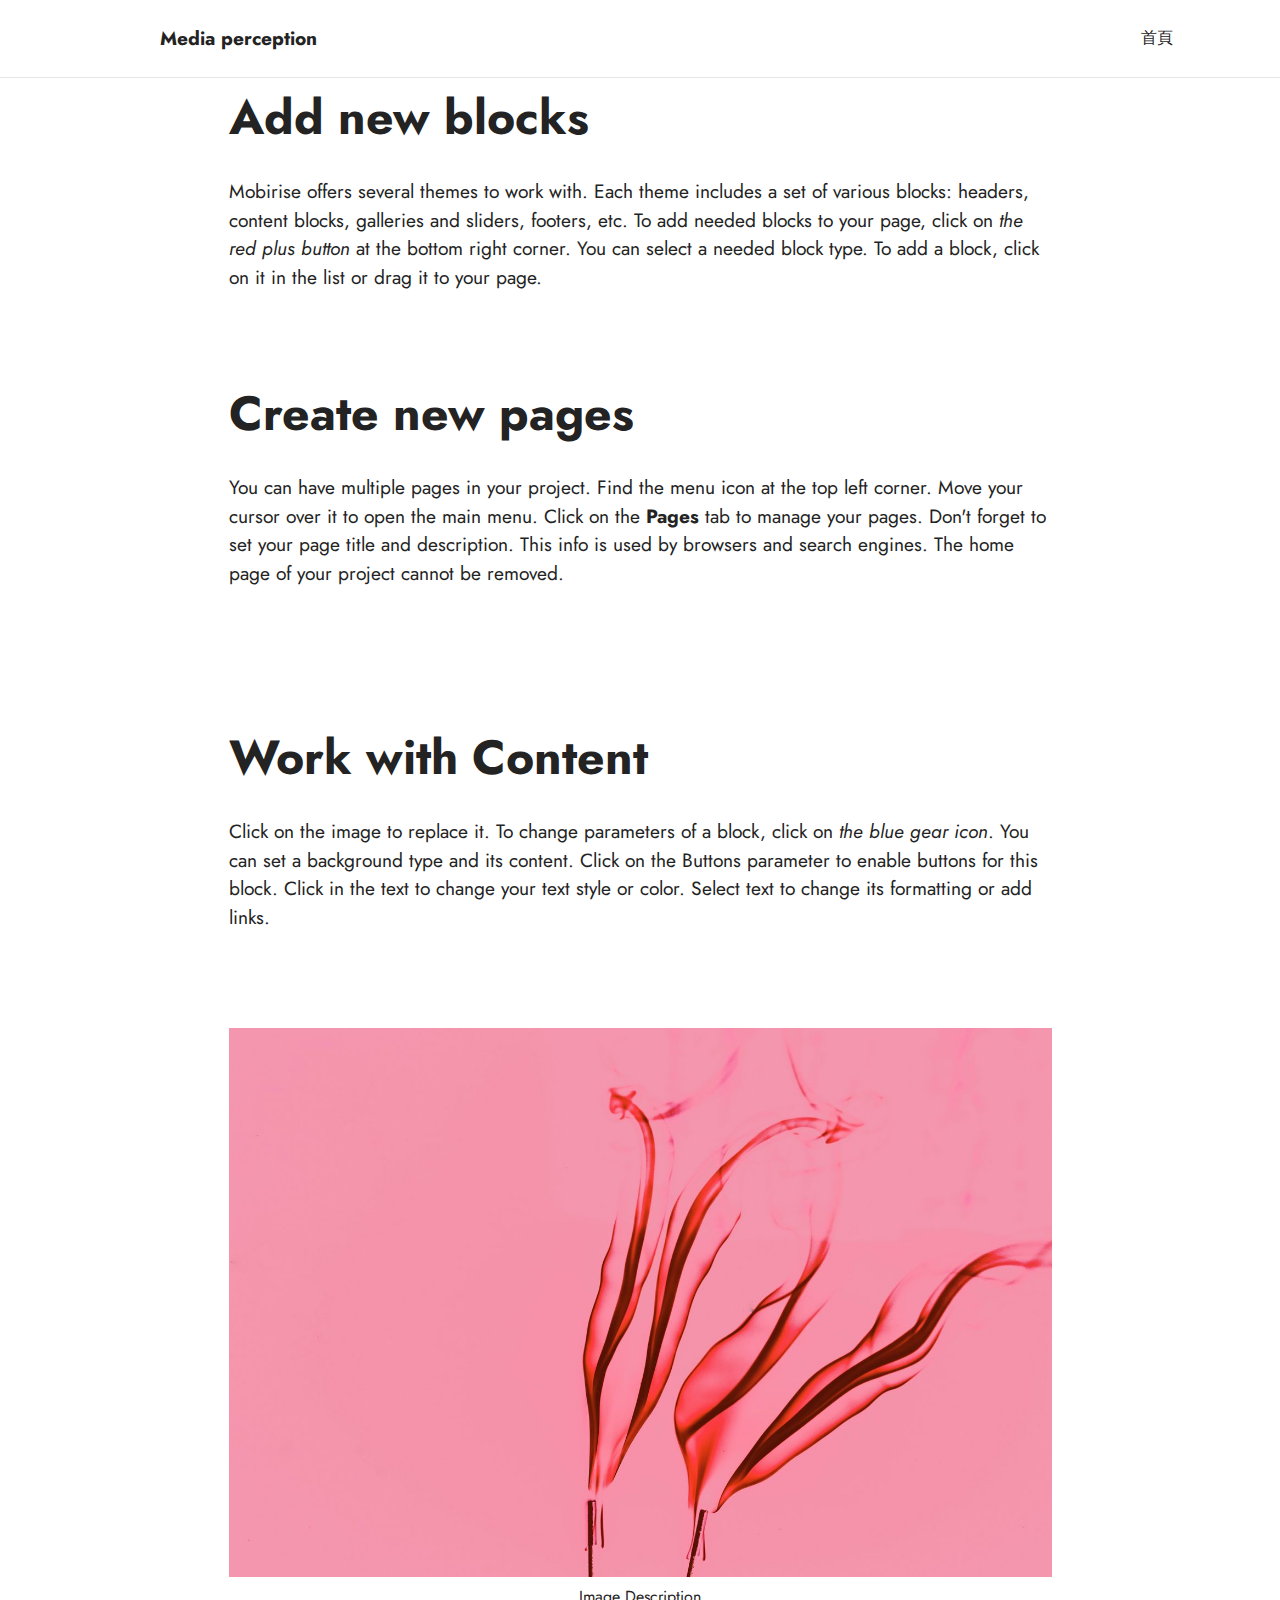
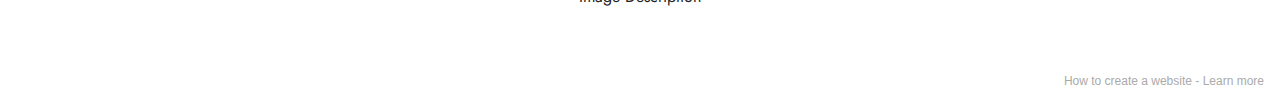
<file: index.html>
<!DOCTYPE html>
<html  >
<head>
  <!-- Site made with Mobirise Website Builder v5.1.4, https://mobirise.com -->
  <meta charset="UTF-8">
  <meta http-equiv="X-UA-Compatible" content="IE=edge">
  <meta name="generator" content="Mobirise v5.1.4, mobirise.com">
  <meta name="viewport" content="width=device-width, initial-scale=1, minimum-scale=1">
  <link rel="shortcut icon" href="assets/images/128x91.png" type="image/x-icon">
  <meta name="description" content="">
  
  
  <title>Home</title>
  <link rel="stylesheet" href="assets/tether/tether.min.css">
  <link rel="stylesheet" href="assets/bootstrap/css/bootstrap.min.css">
  <link rel="stylesheet" href="assets/bootstrap/css/bootstrap-grid.min.css">
  <link rel="stylesheet" href="assets/bootstrap/css/bootstrap-reboot.min.css">
  <link rel="stylesheet" href="assets/dropdown/css/style.css">
  <link rel="stylesheet" href="assets/socicon/css/styles.css">
  <link rel="stylesheet" href="assets/theme/css/style.css">
  <link rel="preload" as="style" href="assets/mobirise/css/mbr-additional.css"><link rel="stylesheet" href="assets/mobirise/css/mbr-additional.css" type="text/css">
  
  
  
  
</head>
<body>
  
  <section class="menu cid-s48OLK6784" once="menu" id="menu1-h">
    
    <nav class="navbar navbar-dropdown navbar-fixed-top navbar-expand-lg">
        <div class="container">
            <div class="navbar-brand">
                <span class="navbar-logo">
                    <a href="https://mobiri.se">
                        <img src="assets/images/logo.png" alt="Mobirise" style="height: 3.8rem;">
                    </a>
                </span>
                <span class="navbar-caption-wrap"><a class="navbar-caption text-black display-7" href="https://mobiri.se">Media perception</a></span>
            </div>
            <button class="navbar-toggler" type="button" data-toggle="collapse" data-target="#navbarSupportedContent" aria-controls="navbarNavAltMarkup" aria-expanded="false" aria-label="Toggle navigation">
                <div class="hamburger">
                    <span></span>
                    <span></span>
                    <span></span>
                    <span></span>
                </div>
            </button>
            <div class="collapse navbar-collapse" id="navbarSupportedContent">
                <ul class="navbar-nav nav-dropdown nav-right" data-app-modern-menu="true"><li class="nav-item"><a class="nav-link link text-black text-primary display-4" href="Home.html">首頁</a></li></ul>
                
                
            </div>
        </div>
    </nav>

</section>

<section class="content1 cid-s48vaXqeL6" id="content1-b">
    
    <div class="container">
        <div class="row justify-content-center">
            <div class="title col-12 col-md-9">
                <h3 class="mbr-section-title mbr-fonts-style align-center mb-4 display-2"><strong>Add new blocks</strong></h3>
                <h4 class="mbr-section-subtitle align-center mbr-fonts-style mb-4 display-7">Mobirise offers several themes to work with. Each theme includes a set of various blocks: headers, content blocks, galleries and sliders, footers, etc. To add needed blocks to your page, click on <em>the red plus button </em>at the bottom right corner. You can select a needed block type. To add a block, click on it in the list or drag it to your page.</h4>
                
            </div>
        </div>
    </div>
</section>

<section class="content1 cid-s48vnjULo4" id="content1-c">
    
    <div class="container">
        <div class="row justify-content-center">
            <div class="title col-12 col-md-9">
                <h3 class="mbr-section-title mbr-fonts-style align-center mb-4 display-2"><strong>Create new pages</strong></h3>
                <h4 class="mbr-section-subtitle align-center mbr-fonts-style mb-4 display-7">You can have multiple pages in your project. Find the menu icon at the top left corner. Move your cursor over it to open the main menu. Click on the <strong>Pages </strong>tab to manage your pages. Don't forget to set your page title and description. This info is used by browsers and search engines. The home page of your project cannot be removed.</h4>
                
            </div>
        </div>
    </div>
</section>

<section class="content1 cid-s48udlf8KU" id="content1-8">
    
    <div class="container">
        <div class="row justify-content-center">
            <div class="title col-12 col-md-9">
                <h3 class="mbr-section-title mbr-fonts-style align-center mb-4 display-2"><strong>Work with Content</strong></h3>
                <h4 class="mbr-section-subtitle align-center mbr-fonts-style mb-4 display-7">Click on the image to replace it. To change parameters of a block, click on <em>the blue gear icon</em>. You can set a background type and its content. Click on the Buttons parameter to enable buttons for this block. Click in the text to change your text style or color. Select text to change its formatting or add links.</h4>
                
            </div>
        </div>
    </div>
</section>

<section class="image3 cid-s48upRUlSD" id="image3-9">
    

    

    <div class="container">
        <div class="row justify-content-center">
            <div class="col-12 col-lg-9">
                <div class="image-wrapper">
                    <img src="assets/images/6.jpg" alt="Mobirise">
                    <p class="mbr-description mbr-fonts-style mt-2 align-center display-4">
                        Image Description</p>
                </div>
            </div>
        </div>
    </div>
</section><section style="background-color: #fff; font-family: -apple-system, BlinkMacSystemFont, 'Segoe UI', 'Roboto', 'Helvetica Neue', Arial, sans-serif; color:#aaa; font-size:12px; padding: 0; align-items: center; display: flex;"><a href="https://mobirise.site/v" style="flex: 1 1; height: 3rem; padding-left: 1rem;"></a><p style="flex: 0 0 auto; margin:0; padding-right:1rem;">How to create a website - <a href="https://mobirise.site/x" style="color:#aaa;">Learn more</a></p></section><script src="assets/web/assets/jquery/jquery.min.js"></script>  <script src="assets/popper/popper.min.js"></script>  <script src="assets/tether/tether.min.js"></script>  <script src="assets/bootstrap/js/bootstrap.min.js"></script>  <script src="assets/smoothscroll/smooth-scroll.js"></script>  <script src="assets/dropdown/js/nav-dropdown.js"></script>  <script src="assets/dropdown/js/navbar-dropdown.js"></script>  <script src="assets/touchswipe/jquery.touch-swipe.min.js"></script>  <script src="assets/theme/js/script.js"></script>  
  
  
</body>
</html>
</file>
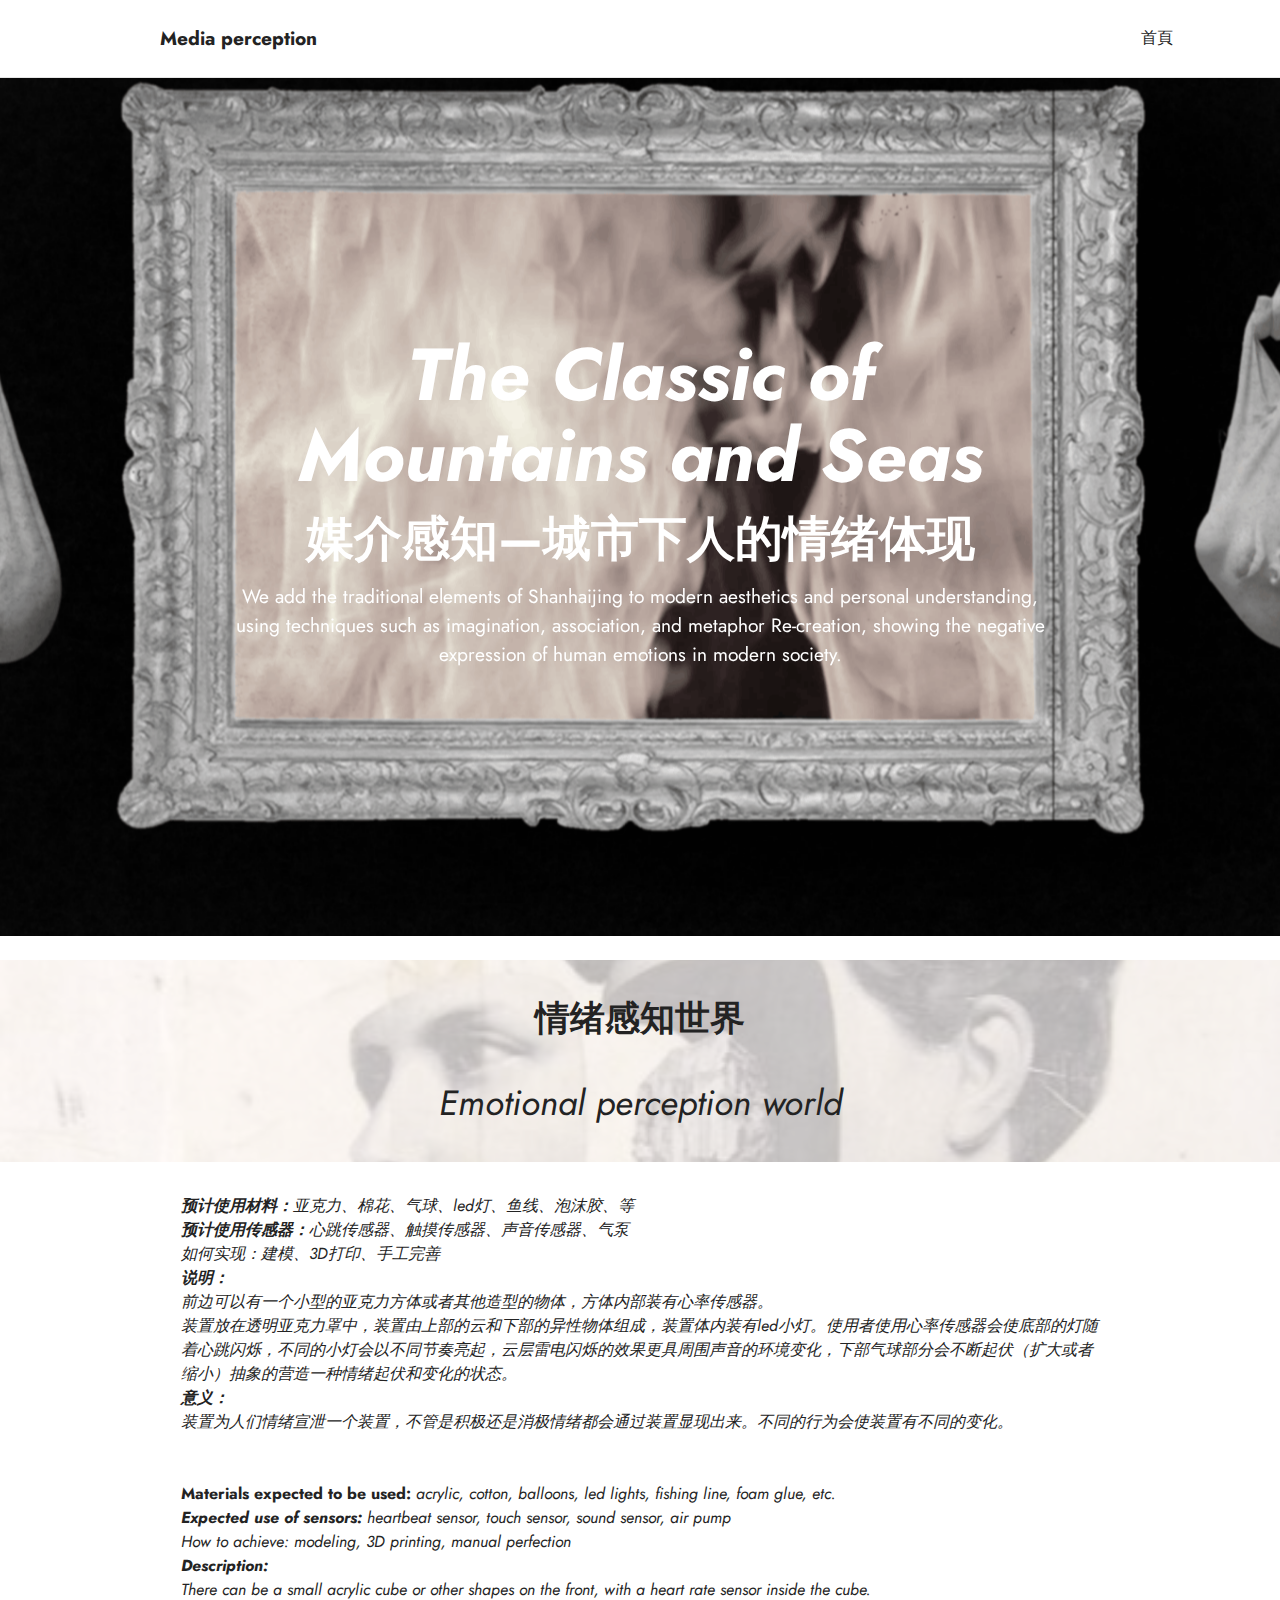
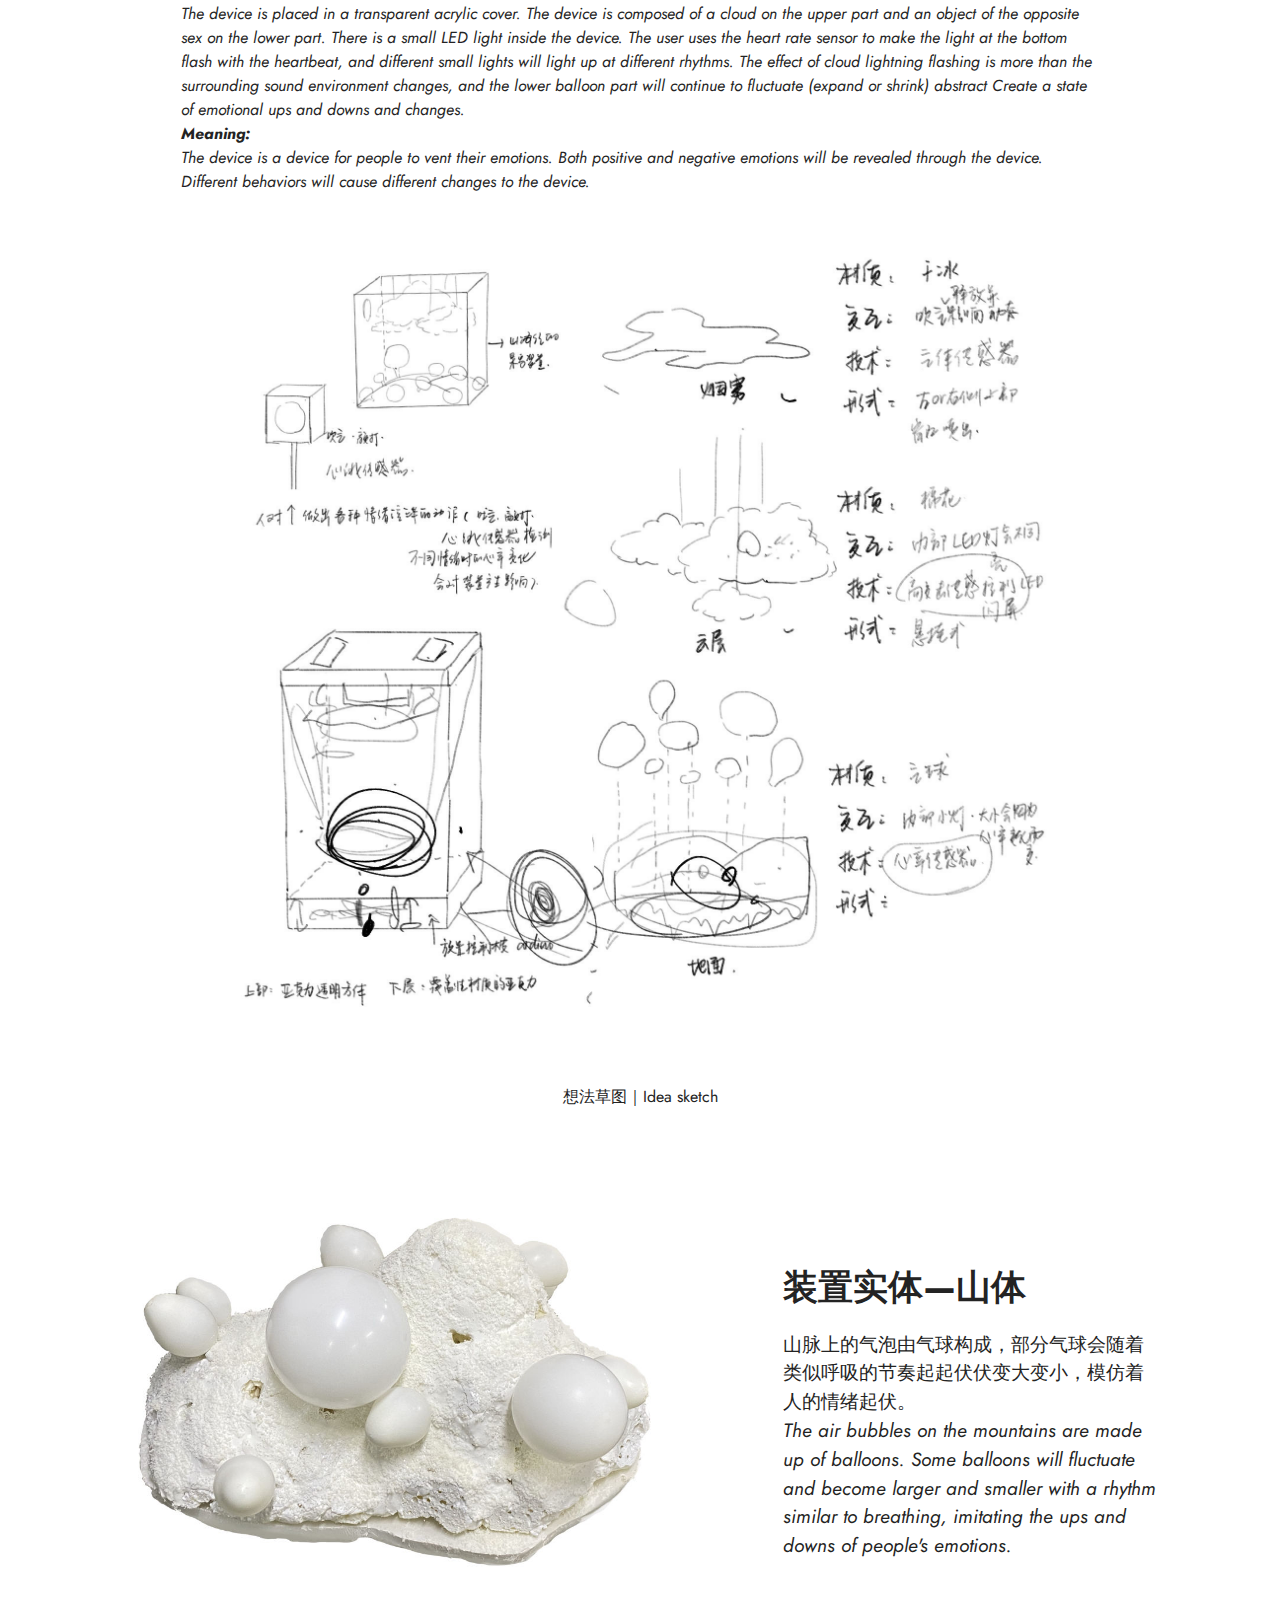
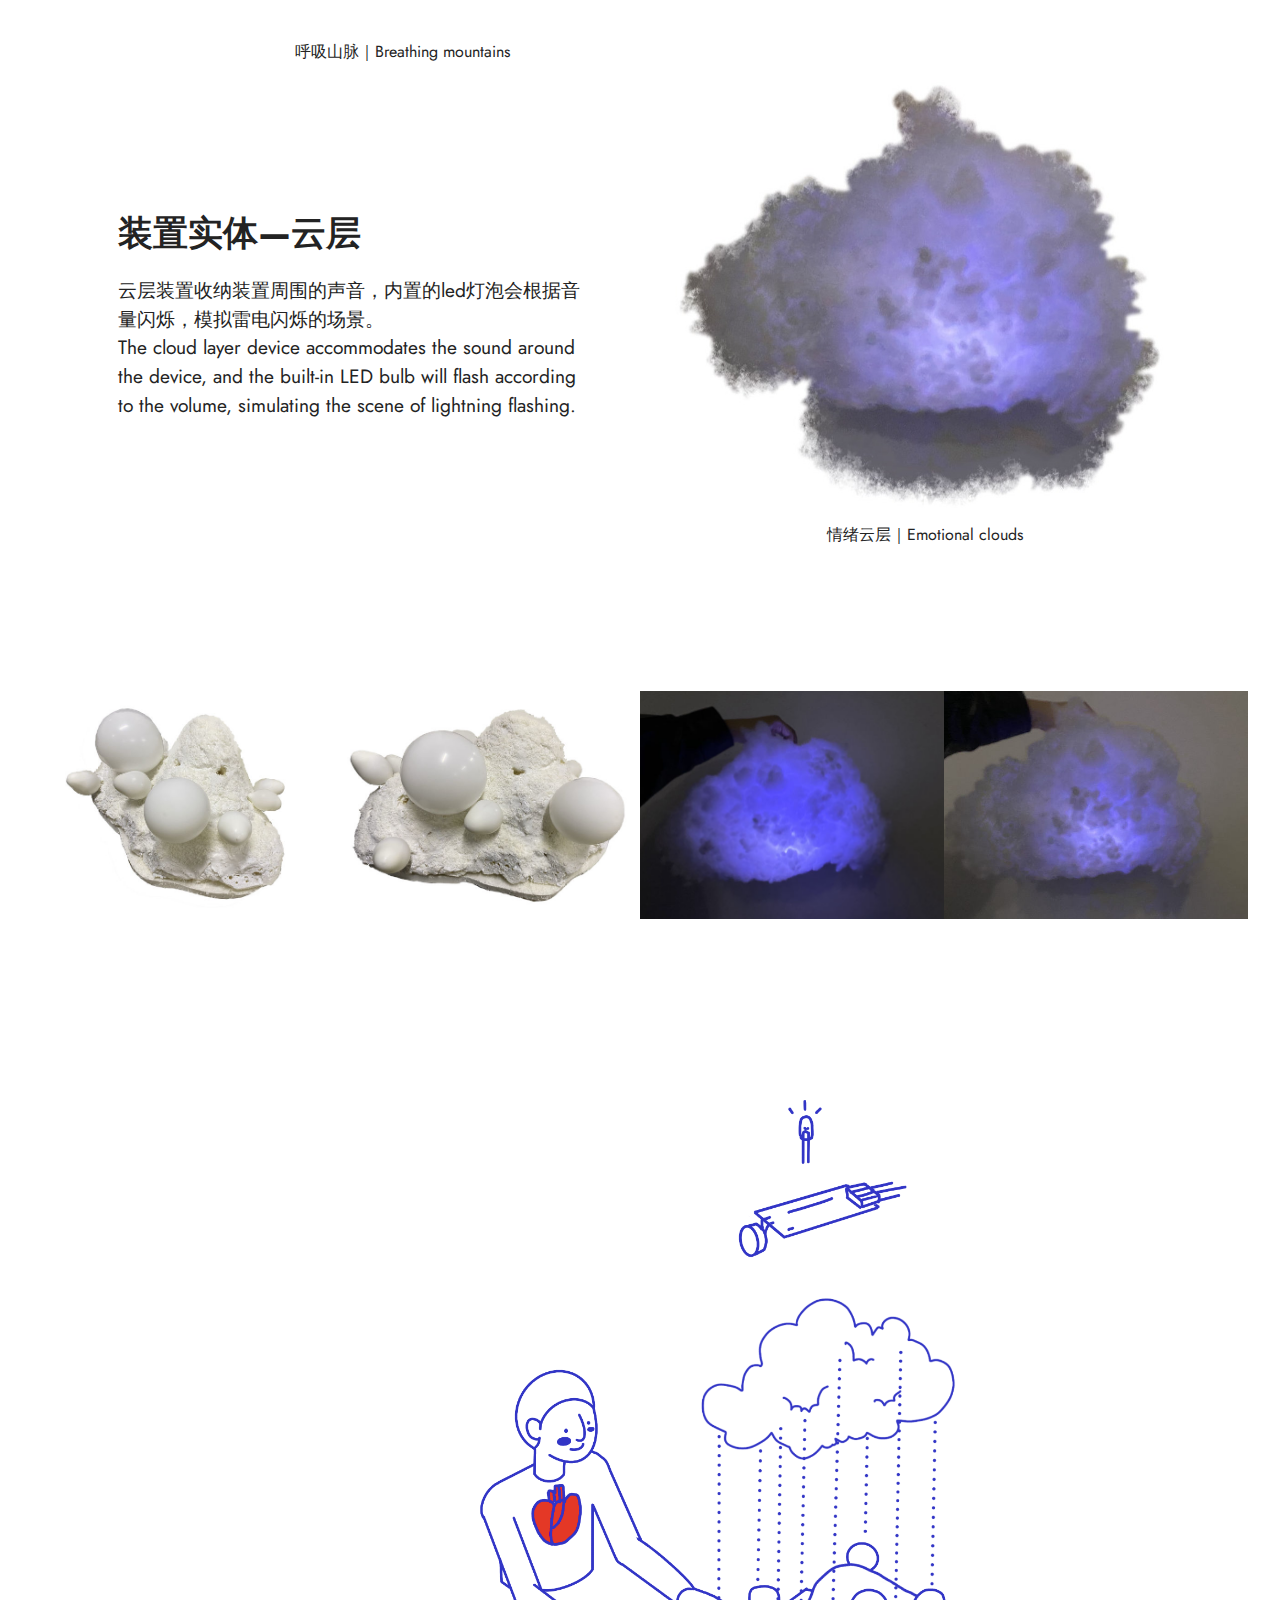
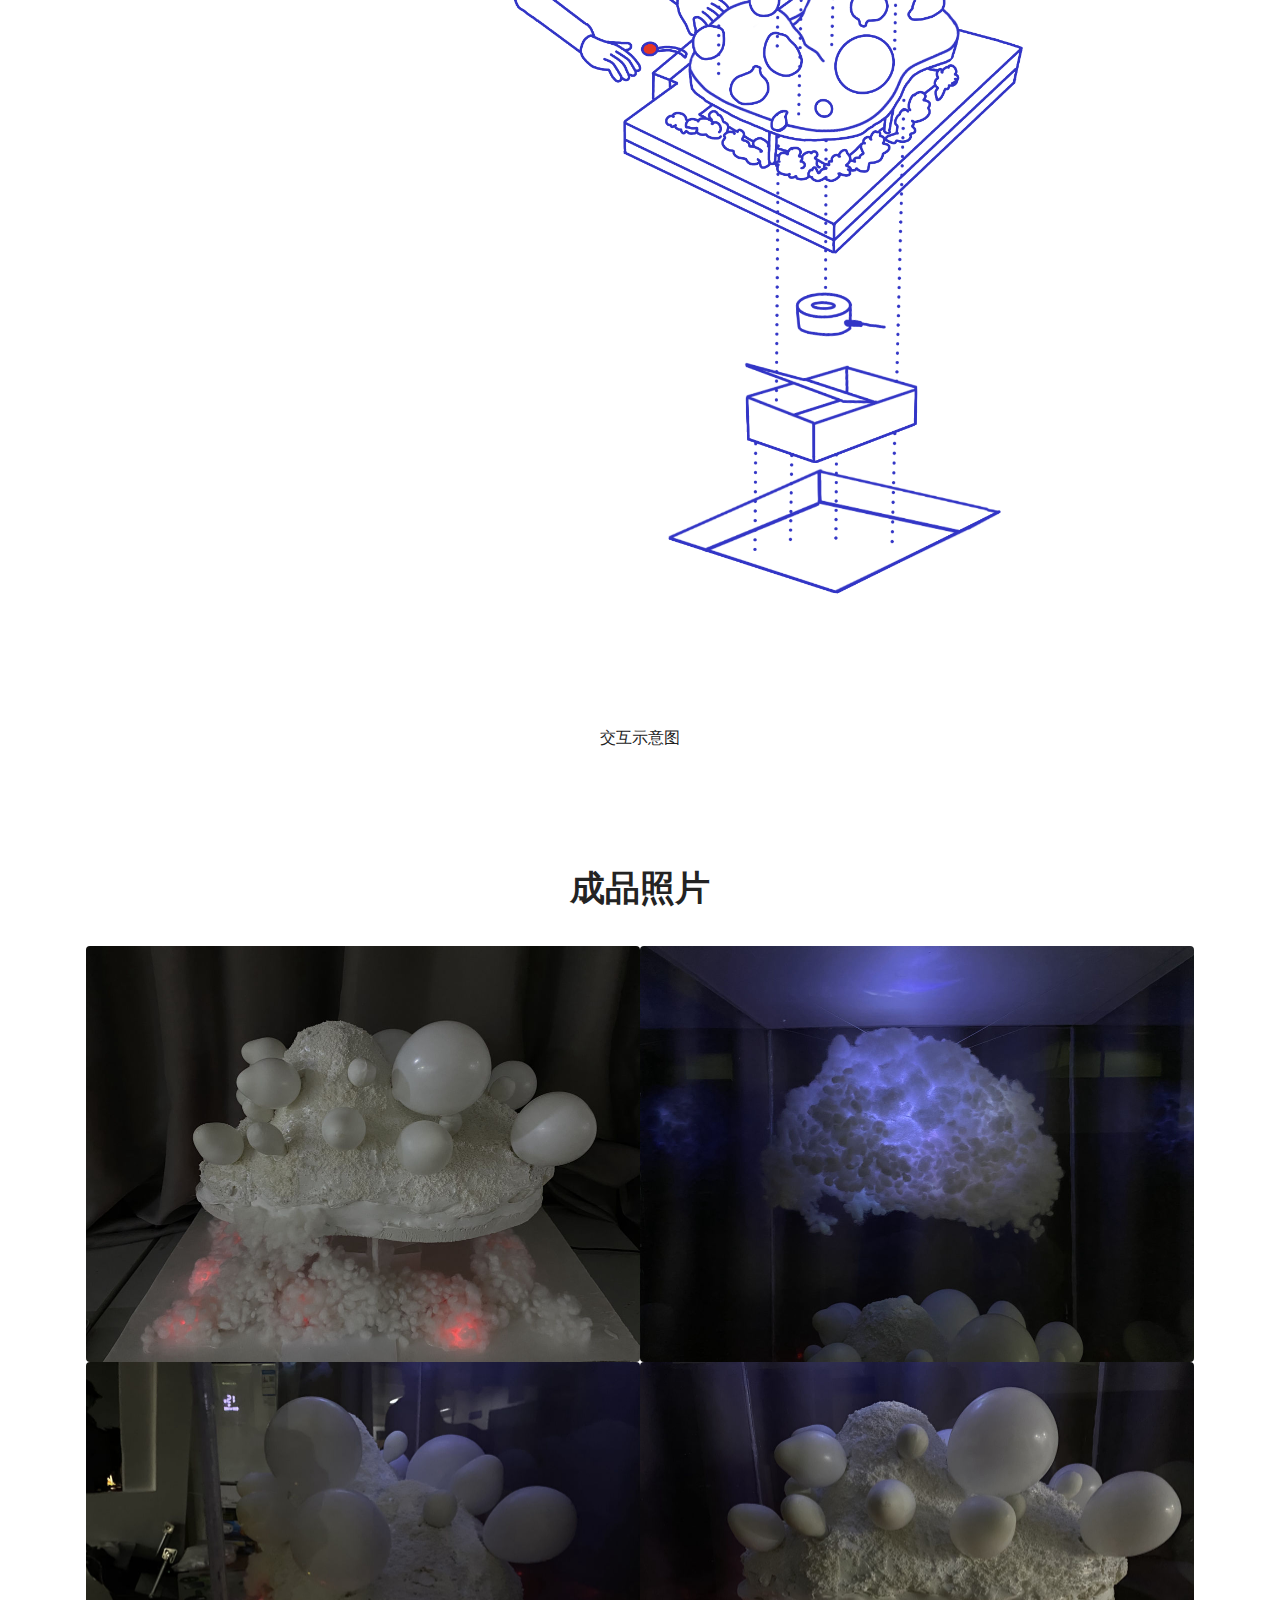
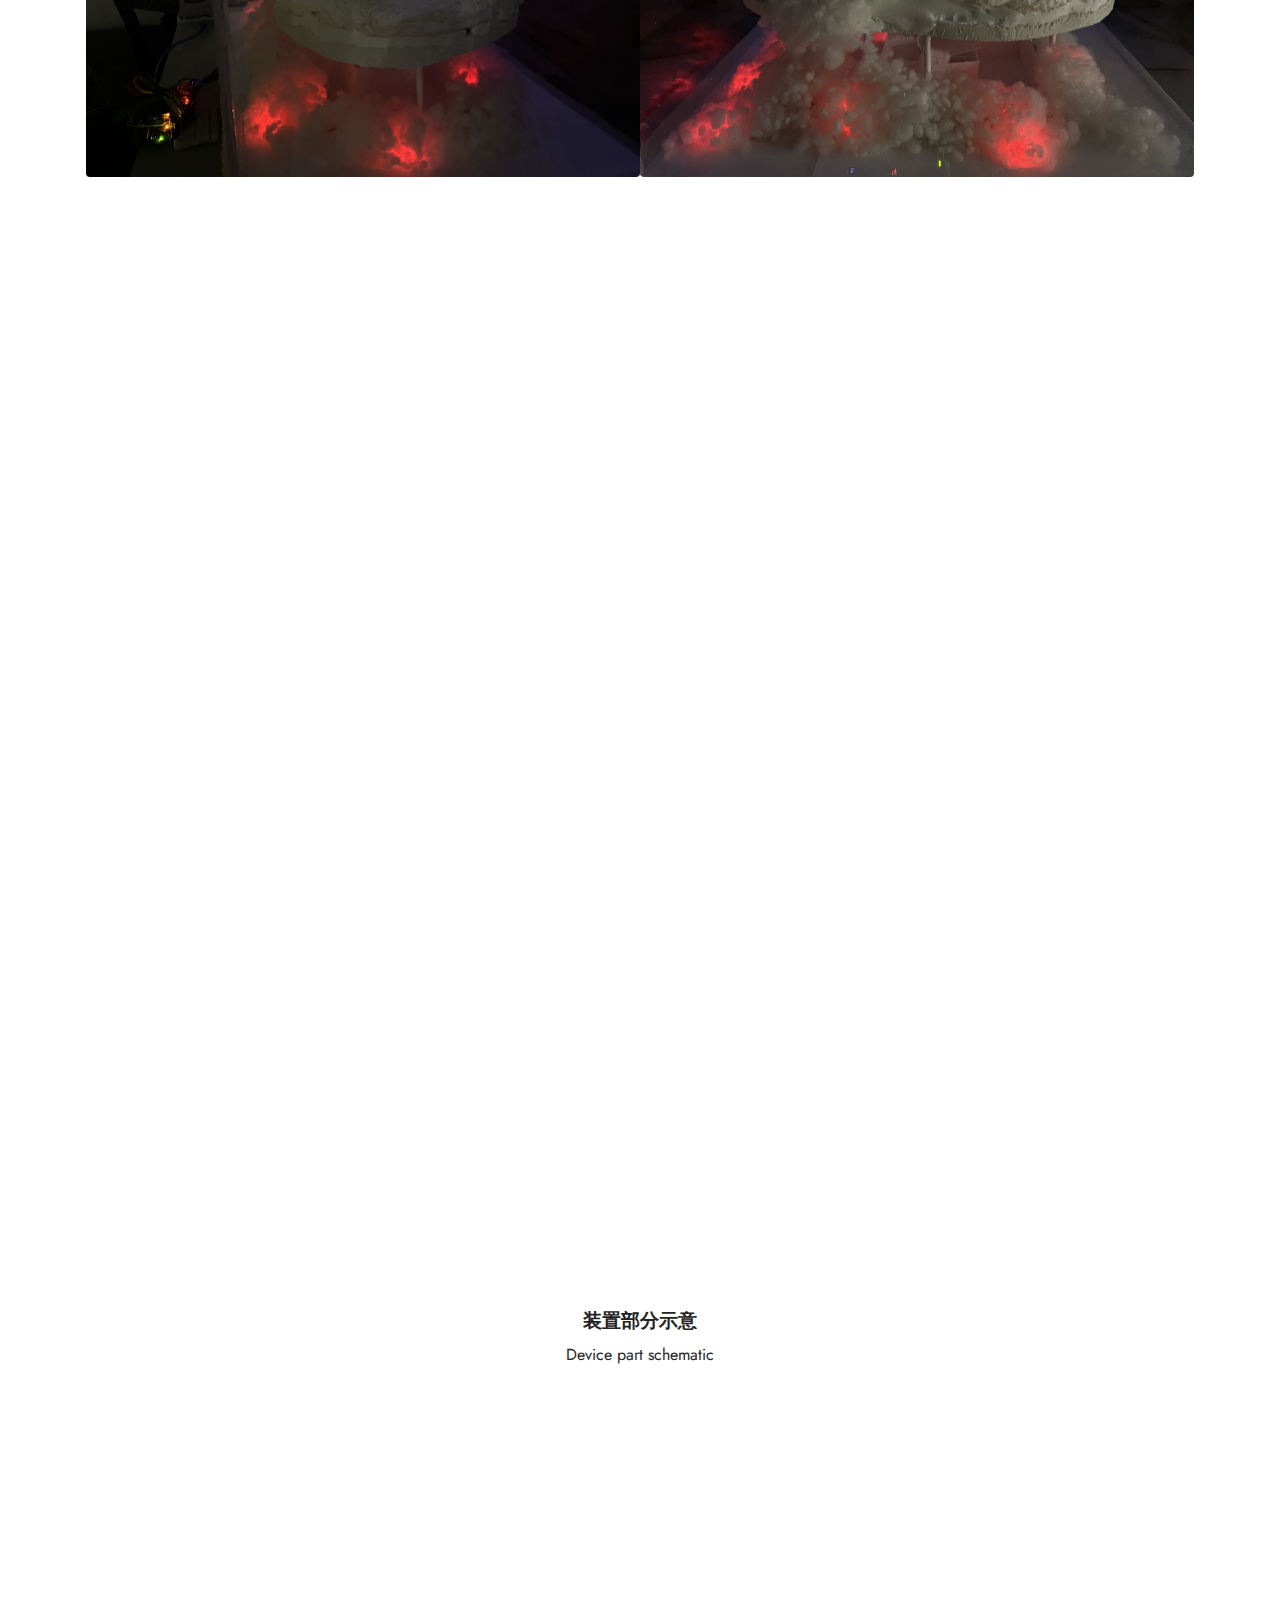
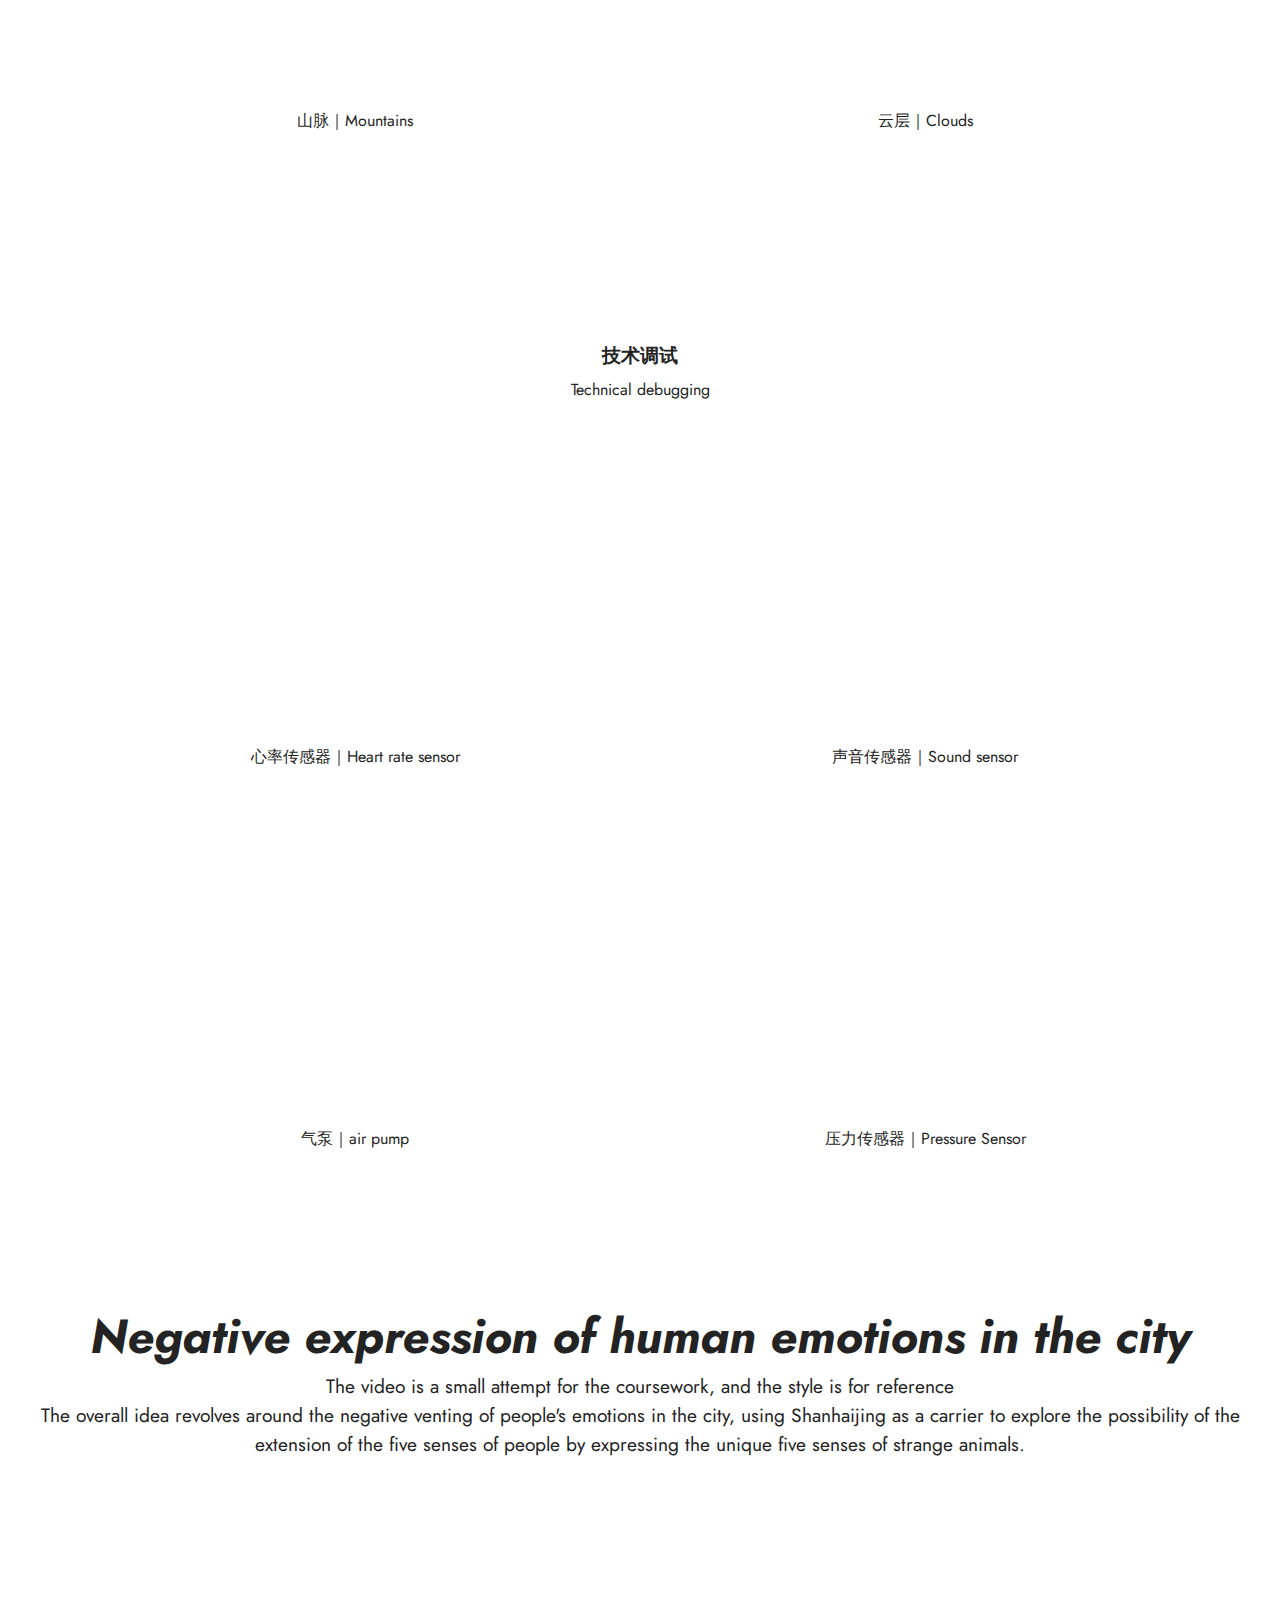
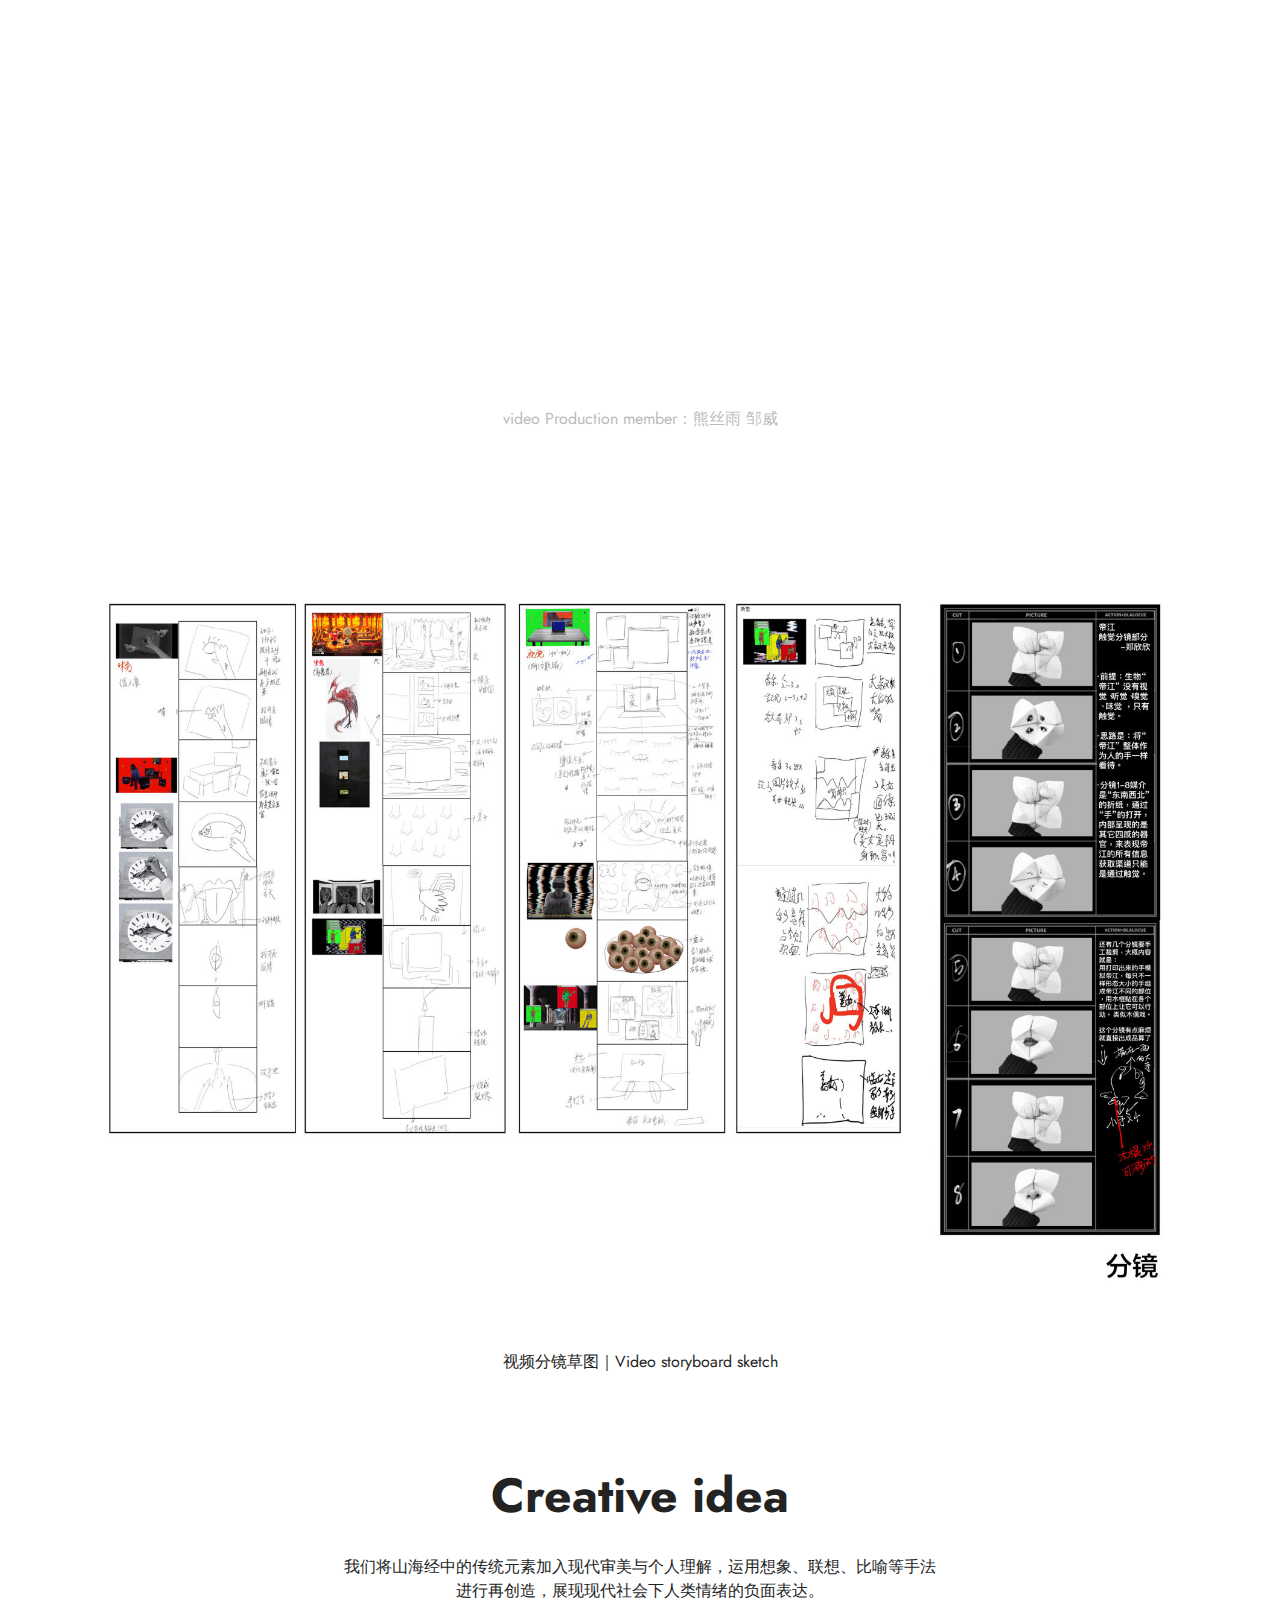
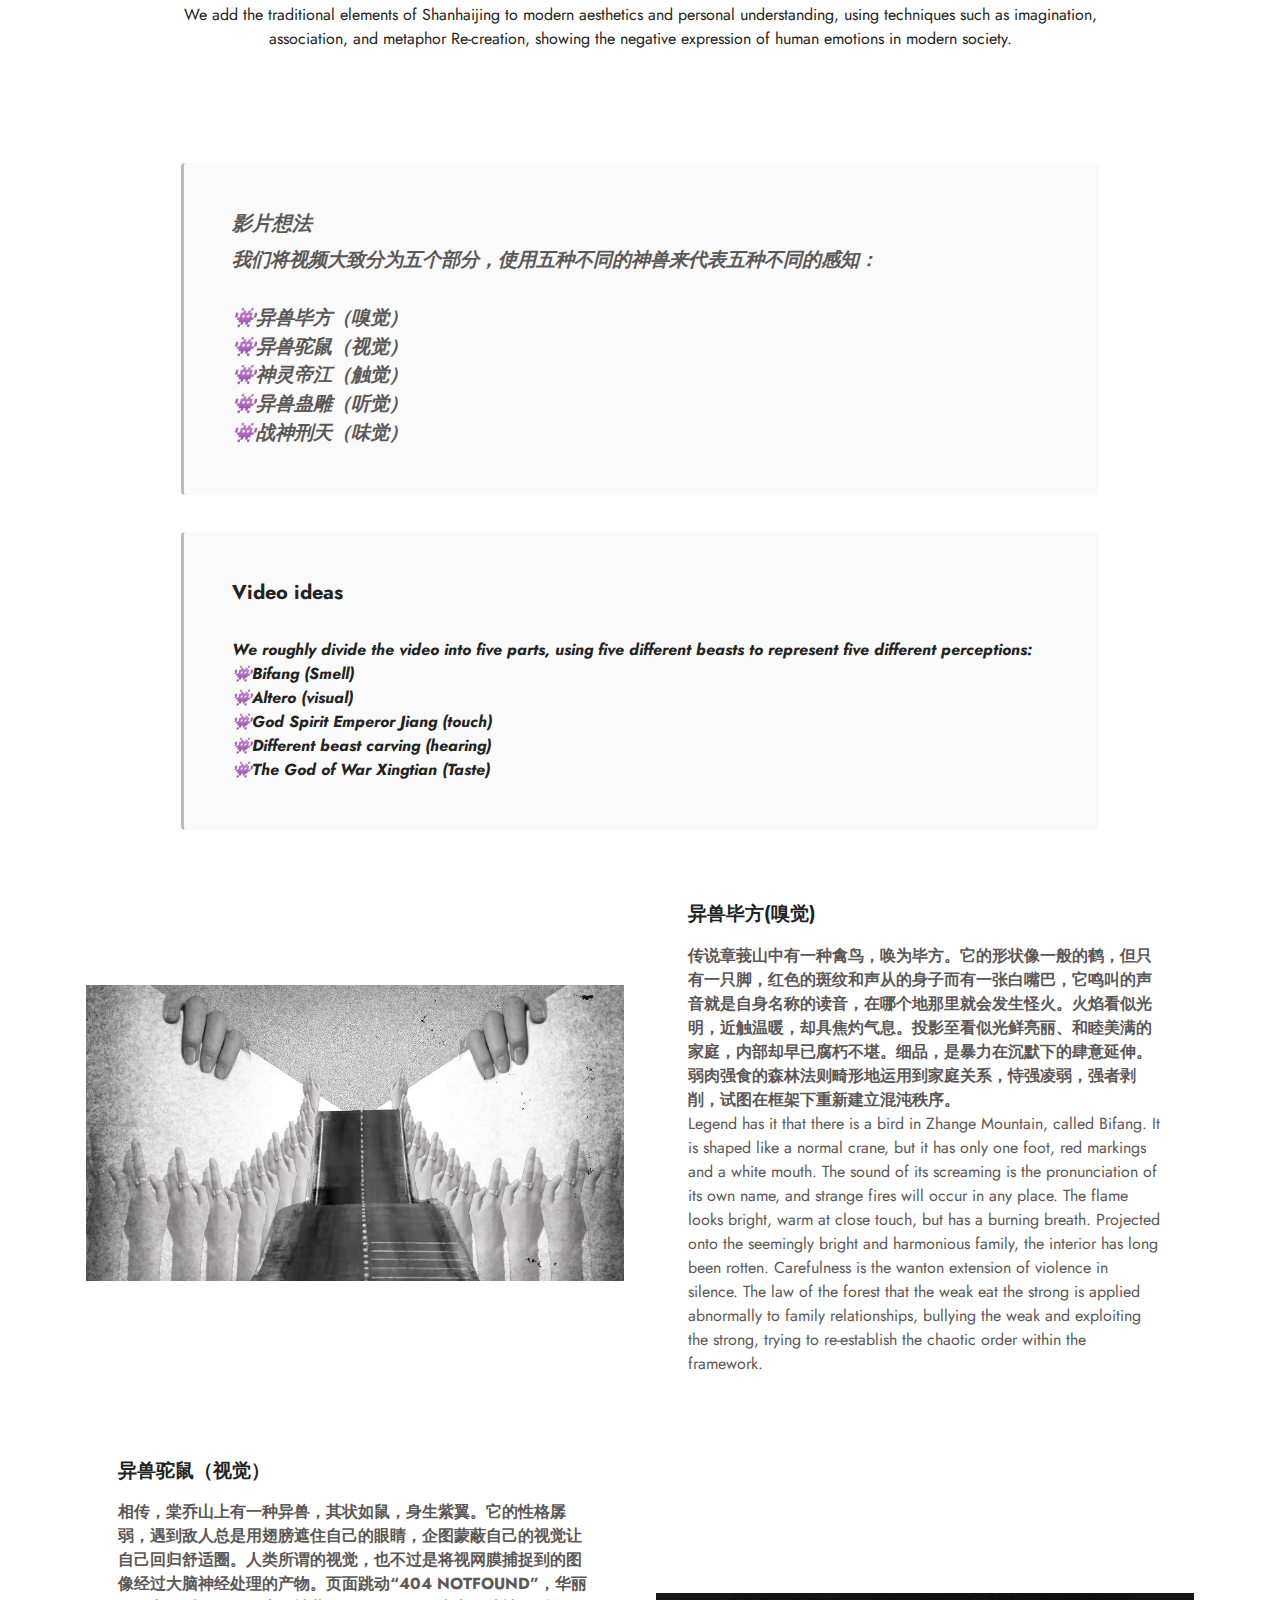
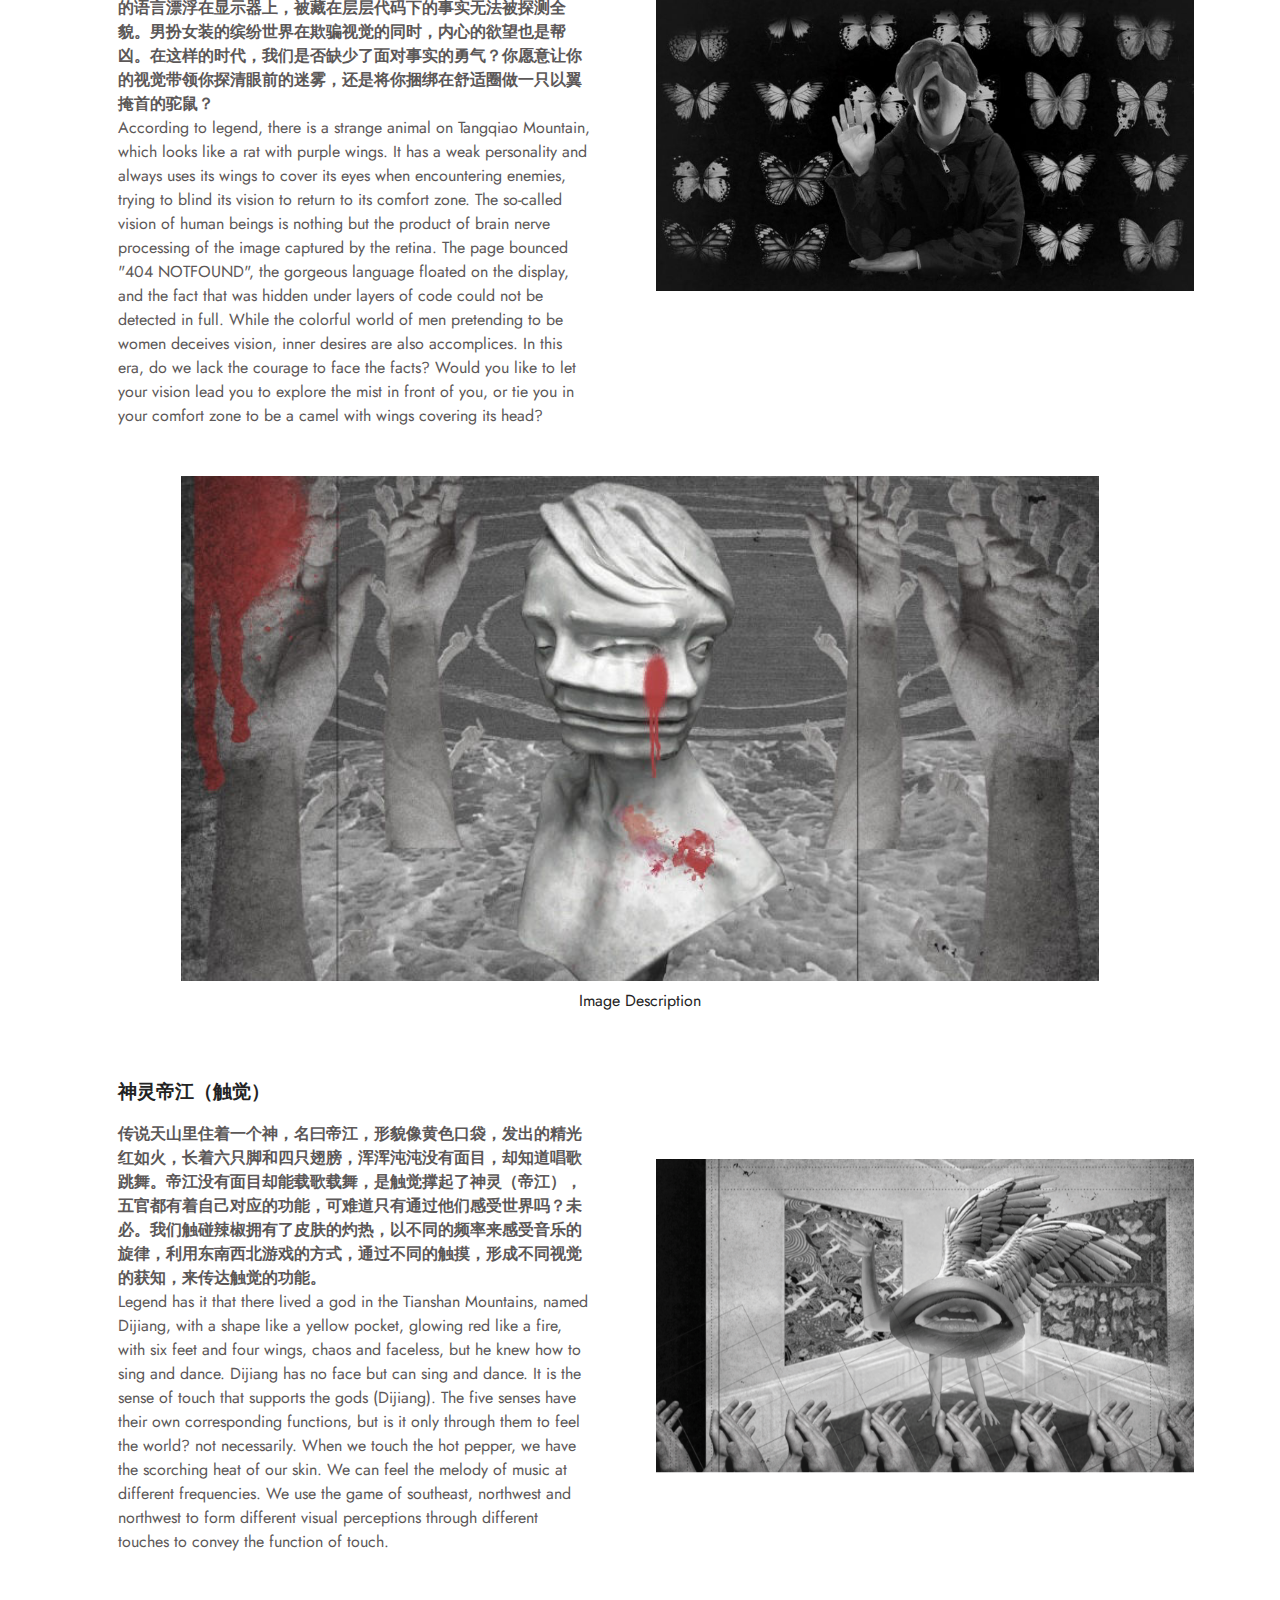
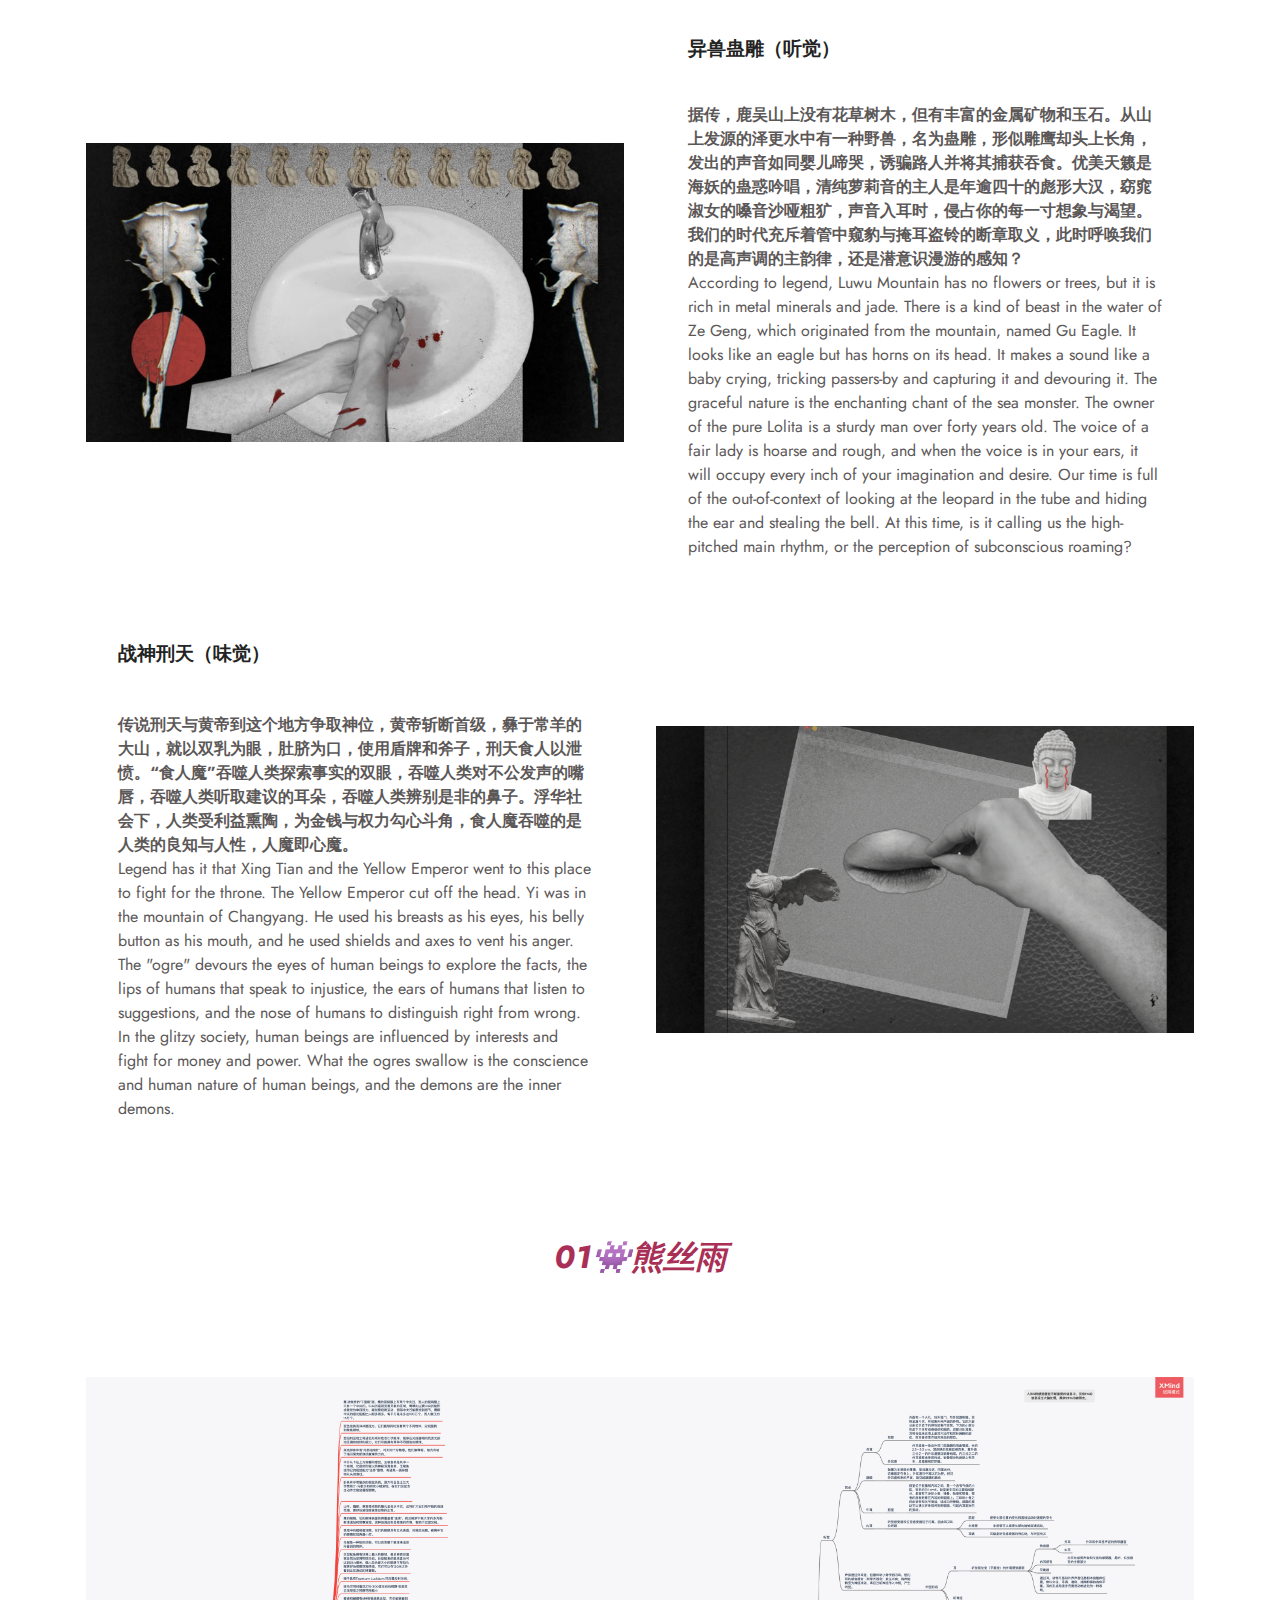
<file: Home.html>
<!DOCTYPE html>
<html  >
<head>
  <!-- Site made with Mobirise Website Builder v5.1.4, https://mobirise.com -->
  <meta charset="UTF-8">
  <meta http-equiv="X-UA-Compatible" content="IE=edge">
  <meta name="generator" content="Mobirise v5.1.4, mobirise.com">
  <meta name="viewport" content="width=device-width, initial-scale=1, minimum-scale=1">
  <link rel="shortcut icon" href="assets/images/128x91.png" type="image/x-icon">
  <meta name="description" content="">
  
  
  <title>Media perception</title>
  <link rel="stylesheet" href="assets/web/assets/mobirise-icons2/mobirise2.css">
  <link rel="stylesheet" href="assets/tether/tether.min.css">
  <link rel="stylesheet" href="assets/bootstrap/css/bootstrap.min.css">
  <link rel="stylesheet" href="assets/bootstrap/css/bootstrap-grid.min.css">
  <link rel="stylesheet" href="assets/bootstrap/css/bootstrap-reboot.min.css">
  <link rel="stylesheet" href="assets/dropdown/css/style.css">
  <link rel="stylesheet" href="assets/socicon/css/styles.css">
  <link rel="stylesheet" href="assets/theme/css/style.css">
  <link rel="preload" as="style" href="assets/mobirise/css/mbr-additional.css"><link rel="stylesheet" href="assets/mobirise/css/mbr-additional.css" type="text/css">
  
  
  
  
</head>
<body>
  
  <section class="menu cid-s48OLK6784" once="menu" id="menu1-o">
    
    <nav class="navbar navbar-dropdown navbar-fixed-top navbar-expand-lg">
        <div class="container">
            <div class="navbar-brand">
                <span class="navbar-logo">
                    <a href="https://mobiri.se">
                        <img src="assets/images/logo.png" alt="Mobirise" style="height: 3.8rem;">
                    </a>
                </span>
                <span class="navbar-caption-wrap"><a class="navbar-caption text-black display-7" href="https://mobiri.se">Media perception</a></span>
            </div>
            <button class="navbar-toggler" type="button" data-toggle="collapse" data-target="#navbarSupportedContent" aria-controls="navbarNavAltMarkup" aria-expanded="false" aria-label="Toggle navigation">
                <div class="hamburger">
                    <span></span>
                    <span></span>
                    <span></span>
                    <span></span>
                </div>
            </button>
            <div class="collapse navbar-collapse" id="navbarSupportedContent">
                <ul class="navbar-nav nav-dropdown nav-right" data-app-modern-menu="true"><li class="nav-item"><a class="nav-link link text-black text-primary display-4" href="Home.html">首頁</a></li></ul>
                
                
            </div>
        </div>
    </nav>

</section>

<section class="header6 cid-si7b0Abjtb mbr-fullscreen mbr-parallax-background" id="header6-q">

    

    

    <div class="align-center container">
        <div class="row justify-content-center">
            <div class="col-12 col-lg-9">
                <h1 class="mbr-section-title mbr-fonts-style mbr-white mb-3 display-1"><strong><em>The Classic of Mountains and Seas</em></strong></h1>
                <h2 class="mbr-section-subtitle mbr-fonts-style mbr-white mb-3 display-2"><strong>媒介感知—城市下人的情绪体现</strong></h2>
                <p class="mbr-text mbr-white mbr-fonts-style display-7">We add the traditional elements of Shanhaijing to modern aesthetics and personal understanding, using techniques such as imagination, association, and metaphor Re-creation, showing the negative expression of human emotions in modern society.</p>
                
            </div>
        </div>
    </div>
</section>

<section class="content4 cid-sk6wxenT3J" id="content4-3m">
    
    <div class="mbr-overlay" style="opacity: 0.7; background-color: rgb(255, 255, 255);">
    </div>
    <div class="container">
        <div class="row justify-content-center">
            <div class="title col-md-12 col-lg-6">
                <h3 class="mbr-section-title mbr-fonts-style align-center mb-4 display-5">
                    <strong>情绪感知世界</strong></h3>
                <h4 class="mbr-section-subtitle align-center mbr-fonts-style mb-4 display-5"><em>Emotional perception world</em></h4>
                
            </div>
        </div>
    </div>
</section>

<section class="content5 cid-sk6wZ5JOmF" id="content5-3n">
    
    <div class="container">
        <div class="row justify-content-center">
            <div class="col-md-12 col-lg-10">
                
                
                <p class="mbr-text mbr-fonts-style display-4"><em><strong>预计使用材料：</strong>亚克力、棉花、气球、led灯、鱼线、泡沫胶、等<br><strong>预计使用传感器：</strong>心跳传感器、触摸传感器、声音传感器、气泵<br>如何实现：建模、3D打印、手工完善
<br><strong>说明：</strong>
<br>前边可以有一个小型的亚克力方体或者其他造型的物体，方体内部装有心率传感器。
<br>装置放在透明亚克力罩中，装置由上部的云和下部的异性物体组成，装置体内装有led小灯。使用者使用心率传感器会使底部的灯随着心跳闪烁，不同的小灯会以不同节奏亮起，云层雷电闪烁的效果更具周围声音的环境变化，下部气球部分会不断起伏（扩大或者缩小）抽象的营造一种情绪起伏和变化的状态。
<br><strong>意义：</strong>
<br>装置为人们情绪宣泄一个装置，不管是积极还是消极情绪都会通过装置显现出来。不同的行为会使装置有不同的变化。</em></p>
            </div>
        </div>
    </div>
</section>

<section class="content5 cid-sk6wZuIyU5" id="content5-3o">
    
    <div class="container">
        <div class="row justify-content-center">
            <div class="col-md-12 col-lg-10">
                
                
                <p class="mbr-text mbr-fonts-style display-4"><strong>Materials expected to be used:</strong><em> acrylic, cotton, balloons, led lights, fishing line, foam glue, etc.</em><br><em><strong>Expected use of sensors:</strong> heartbeat sensor, touch sensor, sound sensor, air pump<br>How to achieve: modeling, 3D printing, manual perfection<br><strong>Description:</strong><br>There can be a small acrylic cube or other shapes on the front, with a heart rate sensor inside the cube.<br>The device is placed in a transparent acrylic cover. The device is composed of a cloud on the upper part and an object of the opposite sex on the lower part. There is a small LED light inside the device. The user uses the heart rate sensor to make the light at the bottom flash with the heartbeat, and different small lights will light up at different rhythms. The effect of cloud lightning flashing is more than the surrounding sound environment changes, and the lower balloon part will continue to fluctuate (expand or shrink) abstract Create a state of emotional ups and downs and changes.<br><strong>Meaning:</strong><br>The device is a device for people to vent their emotions. Both positive and negative emotions will be revealed through the device. Different behaviors will cause different changes to the device.</em><br></p>
            </div>
        </div>
    </div>
</section>

<section class="image3 cid-sk6wZQSW5c" id="image3-3p">
    

    

    <div class="container">
        <div class="row justify-content-center">
            <div class="col-12 col-lg-9">
                <div class="image-wrapper">
                    <img src="assets/images/img-938-1668x1758.jpg" alt="Mobirise">
                    <p class="mbr-description mbr-fonts-style mt-2 align-center display-4">想法草图｜Idea sketch</p>
                </div>
            </div>
        </div>
    </div>
</section>

<section class="image1 cid-sk6x04zvcu" id="image1-3q">
    

    

    <div class="container">
        <div class="row align-items-center">
            <div class="col-12 col-lg-7">
                <div class="image-wrapper">
                    <img src="assets/images/-53-1076x807.jpg" alt="Mobirise">
                    <p class="mbr-description mbr-fonts-style pt-2 align-center display-4">呼吸山脉｜Breathing mountains</p>
                </div>
            </div>
            <div class="col-12 col-lg">
                <div class="text-wrapper">
                    <h3 class="mbr-section-title mbr-fonts-style mb-3 display-5">
                        <strong>装置实体—山体</strong></h3>
                    <p class="mbr-text mbr-fonts-style display-7">山脉上的气泡由气球构成，部分气球会随着类似呼吸的节奏起起伏伏变大变小，模仿着人的情绪起伏。<br><em>The air bubbles on the mountains are made up of balloons. Some balloons will fluctuate and become larger and smaller with a rhythm similar to breathing, imitating the ups and downs of people's emotions.</em><br></p>
                </div>
            </div>
        </div>
    </div>
</section>

<section class="image2 cid-sk6x2hdCWf" id="image2-3s">
    

    

    <div class="container">
        <div class="row align-items-center">
            <div class="col-12 col-lg-6">
                <div class="image-wrapper">
                    <img src="assets/images/-53-1076x807.jpeg" alt="Mobirise">
                    <p class="mbr-description mbr-fonts-style mt-2 align-center display-4">情绪云层｜Emotional clouds</p>
                </div>
            </div>
            <div class="col-12 col-lg">
                <div class="text-wrapper">
                    <h3 class="mbr-section-title mbr-fonts-style mb-3 display-5">
                        <strong>装置实体—云层</strong></h3>
                    <p class="mbr-text mbr-fonts-style display-7">云层装置收纳装置周围的声音，内置的led灯泡会根据音量闪烁，模拟雷电闪烁的场景。<br>The cloud layer device accommodates the sound around the device, and the built-in LED bulb will flash according to the volume, simulating the scene of lightning flashing.<br></p>
                </div>
            </div>
        </div>
    </div>
</section>

<section class="gallery6 mbr-gallery cid-sk6x1kOBbG" id="gallery6-3r">
    

    

    <div class="container-fluid">
        
        <div class="row mbr-gallery mt-4">
            <div class="col-12 col-md-6 col-lg-3 item gallery-image">
                <div class="item-wrapper" data-toggle="modal" data-target="#skCm75XlMy-modal">
                    <img class="w-100" src="assets/images/-54-663x497.jpg" alt="" data-slide-to="0" data-target="#lb-skCm75XlMy">
                    <div class="icon-wrapper">
                        <span class="mobi-mbri mobi-mbri-search mbr-iconfont mbr-iconfont-btn"></span>
                    </div>
                </div>
                
            </div>
            <div class="col-12 col-md-6 col-lg-3 item gallery-image">
                <div class="item-wrapper" data-toggle="modal" data-target="#skCm75XlMy-modal">
                    <img class="w-100" src="assets/images/-532-663x497.jpg" alt="" data-slide-to="1" data-target="#lb-skCm75XlMy">
                    <div class="icon-wrapper">
                        <span class="mobi-mbri mobi-mbri-search mbr-iconfont mbr-iconfont-btn"></span>
                    </div>
                </div>
                
            </div>
            <div class="col-12 col-md-6 col-lg-3 item gallery-image">
                <div class="item-wrapper" data-toggle="modal" data-target="#skCm75XlMy-modal">
                    <img class="w-100" src="assets/images/wechatimg672-663x457.jpg" alt="" data-slide-to="2" data-target="#lb-skCm75XlMy">
                    <div class="icon-wrapper">
                        <span class="mobi-mbri mobi-mbri-search mbr-iconfont mbr-iconfont-btn"></span>
                    </div>
                </div>
                
            </div>
            <div class="col-12 col-md-6 col-lg-3 item gallery-image">
                <div class="item-wrapper" data-toggle="modal" data-target="#skCm75XlMy-modal">
                    <img class="w-100" src="assets/images/wechatimg673-663x425.jpg" alt="" data-slide-to="3" data-target="#lb-skCm75XlMy">
                    <div class="icon-wrapper">
                        <span class="mobi-mbri mobi-mbri-search mbr-iconfont mbr-iconfont-btn"></span>
                    </div>
                </div>
                
            </div>
        </div>

        <div class="modal mbr-slider" tabindex="-1" role="dialog" aria-hidden="true" id="skCm75XlMy-modal">
            <div class="modal-dialog" role="document">
                <div class="modal-content">
                    <div class="modal-body">
                        <div class="carousel slide" id="lb-skCm75XlMy" data-interval="5000">
                            <div class="carousel-inner">
                                <div class="carousel-item active">
                                    <img class="d-block w-100" src="assets/images/-54-663x497.jpg" alt="">
                                </div>
                                <div class="carousel-item">
                                    <img class="d-block w-100" src="assets/images/-532-663x497.jpg" alt="">
                                </div>
                                <div class="carousel-item">
                                    <img class="d-block w-100" src="assets/images/wechatimg672-663x457.jpg" alt="">
                                </div>
                                <div class="carousel-item">
                                    <img class="d-block w-100" src="assets/images/wechatimg673-663x425.jpg" alt="">
                                </div>
                            </div>
                            <ol class="carousel-indicators">
                                <li data-slide-to="0" class="active" data-target="#lb-skCm75XlMy"></li>
                                <li data-slide-to="1" data-target="#lb-skCm75XlMy"></li>
                                <li data-slide-to="2" data-target="#lb-skCm75XlMy"></li>
                                <li data-slide-to="3" data-target="#lb-skCm75XlMy"></li>
                            </ol>
                            <a role="button" href="" class="close" data-dismiss="modal" aria-label="Close">
                            </a>
                            <a class="carousel-control-prev carousel-control" role="button" data-slide="prev" href="#lb-skCm75XlMy">
                                <span class="mobi-mbri mobi-mbri-arrow-prev" aria-hidden="true"></span>
                                <span class="sr-only">Previous</span>
                            </a>
                            <a class="carousel-control-next carousel-control" role="button" data-slide="next" href="#lb-skCm75XlMy">
                                <span class="mobi-mbri mobi-mbri-arrow-next" aria-hidden="true"></span>
                                <span class="sr-only">Next</span>
                            </a>
                        </div>
                    </div>
                </div>
            </div>
        </div>
    </div>
</section>

<section class="image3 cid-sknBUdyQGw" id="image3-4k">
    

    

    <div class="container">
        <div class="row justify-content-center">
            <div class="col-12 col-lg-10">
                <div class="image-wrapper">
                    <img src="assets/images/-71-1668x2338.png" alt="Mobirise">
                    <p class="mbr-description mbr-fonts-style mt-2 align-center display-4">
                        交互示意图</p>
                </div>
            </div>
        </div>
    </div>
</section>

<section class="gallery1 cid-sknzPPHhNv" id="gallery1-4i">
    
    
    <div class="container">
        <div class="mbr-section-head">
            <h4 class="mbr-section-title mbr-fonts-style align-center mb-0 display-5"><strong>成品照片</strong></h4>
            
        </div>
        <div class="row mt-4">
            <div class="item features-image сol-12 col-md-6 col-lg-6">
                <div class="item-wrapper">
                    <div class="item-img">
                        <img src="assets/images/wechatimg697-1108x831.jpg" alt="" title="" data-slide-to="4">
                    </div>
                    
                    
                </div>
            </div><div class="item features-image сol-12 col-md-6 col-lg-6">
                <div class="item-wrapper">
                    <div class="item-img">
                        <img src="assets/images/wechatimg690-1108x831.jpg" alt="" data-slide-to="0">
                    </div>
                    
                    
                </div>
            </div>
            <div class="item features-image сol-12 col-md-6 col-lg-6">
                <div class="item-wrapper">
                    <div class="item-img">
                        <img src="assets/images/wechatimg692-1108x831.jpg" alt="" data-slide-to="1">
                    </div>
                    
                    
                </div>
            </div>
            <div class="item features-image сol-12 col-md-6 col-lg-6">
                <div class="item-wrapper">
                    <div class="item-img">
                        <img src="assets/images/wechatimg691-1108x831.jpg" alt="" data-slide-to="2">
                    </div>
                    
                    
                </div>
            </div>
            
        </div>
    </div>
</section>

<section class="video2 cid-sknzYOklvu" id="video2-4j">
    
    <div class="container">
        
        <div class="row justify-content-center mt-4">
            <div class="col-12 col-md-11 video-block">
                <div class="video-wrapper"><iframe class="mbr-embedded-video" src="https://xbeibeix.com/api/bilibili/biliplayer/?url=BV18h411f7PK&amp;loop=0&amp;autoplay=0" width="1280" height="720" frameborder="0" allowfullscreen></iframe></div>
                
            </div>
        </div>
    </div>
</section>

<section class="video3 cid-sknDdd0UQC" id="video3-4m">
    
    <div class="container">
        
        <div class="row mt-4">
            <div class="col-12 col-md-6 video-block">
                <div class="video-wrapper"><iframe class="mbr-embedded-video" src="https://xbeibeix.com/api/bilibili/biliplayer/?url=BV1nZ4y137Fu&amp;loop=0&amp;autoplay=0" width="1280" height="720" frameborder="0" allowfullscreen></iframe></div>
                
            </div>
            <div class="col-12 col-md-6 video-block">
                <div class="video-wrapper"><iframe class="mbr-embedded-video" src="https://xbeibeix.com/api/bilibili/biliplayer/?url=BV1Qt4y1k7DC&amp;loop=0&amp;autoplay=0" width="1280" height="720" frameborder="0" allowfullscreen></iframe></div>
                
            </div>
        </div>
    </div>
</section>

<section class="video3 cid-sk6x2P7LGL" id="video3-3t">
    
    <div class="container">
        <div class="mbr-section-head">
            <h4 class="mbr-section-title mbr-fonts-style mb-0 display-7"><strong>装置部分示意</strong></h4>
            <h5 class="mbr-section-subtitle mbr-fonts-style mb-0 mt-2 display-4">Device part schematic</h5>
        </div>
        <div class="row mt-4">
            <div class="col-12 col-md-6 video-block">
                <div class="video-wrapper"><iframe class="mbr-embedded-video" src="https://xbeibeix.com/api/bilibili/biliplayer/?url=BV1KK4y1j7UV&amp;loop=0&amp;autoplay=0" width="1280" height="720" frameborder="0" allowfullscreen></iframe></div>
                <p class="mbr-text pt-2 mbr-fonts-style display-4">
                    山脉｜Mountains</p>
            </div>
            <div class="col-12 col-md-6 video-block">
                <div class="video-wrapper"><iframe class="mbr-embedded-video" src="https://xbeibeix.com/api/bilibili/biliplayer/?url=BV14X4y1T77P&amp;loop=0&amp;autoplay=0" width="1280" height="720" frameborder="0" allowfullscreen></iframe></div>
                <p class="mbr-text pt-2 mbr-fonts-style display-4">
                    云层｜Clouds</p>
            </div>
        </div>
    </div>
</section>

<section class="video3 cid-sk6x3kkYUW" id="video3-3u">
    
    <div class="container">
        <div class="mbr-section-head">
            <h4 class="mbr-section-title mbr-fonts-style mb-0 display-7">
                <strong>技术调试</strong></h4>
            <h5 class="mbr-section-subtitle mbr-fonts-style mb-0 mt-2 display-4">Technical debugging</h5>
        </div>
        <div class="row mt-4">
            <div class="col-12 col-md-6 video-block">
                <div class="video-wrapper"><iframe class="mbr-embedded-video" src="https://xbeibeix.com/api/bilibili/biliplayer/?url=BV1VZ4y137b2&amp;loop=0&amp;autoplay=0" width="1280" height="720" frameborder="0" allowfullscreen></iframe></div>
                <p class="mbr-text pt-2 mbr-fonts-style display-4">
                    心率传感器｜Heart rate sensor</p>
            </div>
            <div class="col-12 col-md-6 video-block">
                <div class="video-wrapper"><iframe class="mbr-embedded-video" src="https://xbeibeix.com/api/bilibili/biliplayer/?url=BV1gZ4y137Pb&amp;loop=0&amp;autoplay=0" width="1280" height="720" frameborder="0" allowfullscreen></iframe></div>
                <p class="mbr-text pt-2 mbr-fonts-style display-4">声音传感器｜Sound sensor</p>
            </div>
        </div>
    </div>
</section>

<section class="video3 cid-sk6x3UEDBX" id="video3-3v">
    
    <div class="container">
        
        <div class="row mt-4">
            <div class="col-12 col-md-6 video-block">
                <div class="video-wrapper"><iframe class="mbr-embedded-video" src="https://xbeibeix.com/api/bilibili/biliplayer/?url=BV1ST4y1M7E1&amp;loop=0&amp;autoplay=0" width="1280" height="720" frameborder="0" allowfullscreen></iframe></div>
                <p class="mbr-text pt-2 mbr-fonts-style display-4">
                    气泵｜air pump</p>
            </div>
            <div class="col-12 col-md-6 video-block">
                <div class="video-wrapper"><iframe class="mbr-embedded-video" src="https://xbeibeix.com/api/bilibili/biliplayer/?url=BV1py4y1i7Ca&amp;loop=0&amp;autoplay=0" width="1280" height="720" frameborder="0" allowfullscreen></iframe></div>
                <p class="mbr-text pt-2 mbr-fonts-style display-4">
                    压力传感器｜Pressure Sensor</p>
            </div>
        </div>
    </div>
</section>

<section class="video2 cid-sk6xD8QYTD" id="video2-3w">
    
    <div class="container-fluid">
        <div class="mbr-section-head">
            <h4 class="mbr-section-title mbr-fonts-style mb-0 display-2"><strong><em>Negative expression of human emotions in the city</em></strong></h4>
            <h5 class="mbr-section-subtitle mbr-fonts-style mb-0 mt-2 display-7">The video is a small attempt for the coursework, and the style is for reference<div>The overall idea revolves around the negative venting of people's emotions in the city, using Shanhaijing as a carrier to explore the possibility of the extension of the five senses of people by expressing the unique five senses of strange animals.</div></h5>
        </div>
        <div class="row justify-content-center mt-4">
            <div class="col-12 col-md-9 video-block">
                <div class="video-wrapper"><iframe class="mbr-embedded-video" src="https://www.youtube.com/embed/Cu0TJ6vnt30?rel=0&amp;amp;showinfo=0&amp;autoplay=0&amp;loop=0" width="1280" height="720" frameborder="0" allowfullscreen></iframe></div>
                <p class="mbr-text pt-2 mbr-fonts-style display-4">
                    video&nbsp;Production member：熊丝雨 邹威</p>
            </div>
        </div>
    </div>
</section>

<section class="image3 cid-sk6xDyeFqc" id="image3-3x">
    

    

    <div class="container">
        <div class="row justify-content-center">
            <div class="col-12 col-lg-12">
                <div class="image-wrapper">
                    <img src="assets/images/-1836x1298.jpg" alt="Mobirise">
                    <p class="mbr-description mbr-fonts-style mt-2 align-center display-4">
                        视频分镜草图｜Video storyboard sketch</p>
                </div>
            </div>
        </div>
    </div>
</section>

<section class="content4 cid-sk6xDRpu6F" id="content4-3y">
    
    
    <div class="container">
        <div class="row justify-content-center">
            <div class="title col-md-12 col-lg-10">
                <h3 class="mbr-section-title mbr-fonts-style align-center mb-4 display-2"><strong>Creative idea</strong></h3>
                <h4 class="mbr-section-subtitle align-center mbr-fonts-style mb-4 display-4">我们将山海经中的传统元素加入现代审美与个人理解，运用想象、联想、比喻等手法<div>进行再创造，展现现代社会下人类情绪的负面表达。<br>We add the traditional elements of Shanhaijing to modern aesthetics and personal understanding, using techniques such as imagination, association, and metaphor Re-creation, showing the negative expression of human emotions in modern society.</div></h4>
                
            </div>
        </div>
    </div>
</section>

<section class="content7 cid-sk6xE412pL" id="content7-3z">
    
    <div class="container">
        <div class="row justify-content-center">
            <div class="col-12 col-md-10">
                <blockquote class="mbr-fonts-style display-7">
                <h5 class="mbr-section-title mbr-fonts-style mb-2"><strong><em>影片想法</em></strong></h5><div><strong>我们将视频大致分为五个部分，使用五种不同的神兽来代表五种不同的感知：</strong></div><div><strong><br></strong></div><div><strong>👾异兽毕方（嗅觉）</strong></div><div><strong>👾异兽驼鼠（视觉）</strong></div><div><strong>👾神</strong><strong>灵帝江（触觉）</strong></div><div><strong>👾异兽蛊雕（听觉）</strong></div><div><strong>👾战神刑天（味觉）</strong></div></blockquote>
            </div>
        </div>
    </div>
</section>

<section class="content7 cid-sk6xEkwPJl" id="content7-40">
    
    <div class="container">
        <div class="row justify-content-center">
            <div class="col-12 col-md-10">
                <blockquote class="mbr-fonts-style display-4">
                <h5 class="mbr-section-title mbr-fonts-style mb-2"><strong>Video ideas</strong></h5><div><strong><br></strong></div><div><strong>We roughly divide the video into five parts, using five different beasts to represent five different perceptions:</strong></div><div><strong>👾Bifang (Smell)</strong></div><div><strong>👾Altero (visual)</strong></div><div><strong>👾God Spirit Emperor Jiang (touch)</strong></div><div><strong>👾Different beast carving (hearing)</strong></div><div><strong>👾The God of War Xingtian (Taste)</strong></div></blockquote>
            </div>
        </div>
    </div>
</section>

<section class="image1 cid-sk6xEA3I2O" id="image1-41">
    

    

    <div class="container">
        <div class="row align-items-center">
            <div class="col-12 col-lg-6">
                <div class="image-wrapper">
                    <img src="assets/images/img-4008-827x454.jpg" alt="Mobirise">
                    <p class="mbr-description mbr-fonts-style pt-2 align-center display-4"></p>
                </div>
            </div>
            <div class="col-12 col-lg">
                <div class="text-wrapper">
                    <h3 class="mbr-section-title mbr-fonts-style mb-3 display-7"><strong>异兽毕方(嗅觉)</strong></h3>
                    <p class="mbr-text mbr-fonts-style display-4"><strong>传说章莪山中有一种禽鸟，唤为毕方。它的形状像一般的鹤，但只有一只脚，红色的斑纹和声从的身子而有一张白嘴巴，它鸣叫的声音就是自身名称的读音，在哪个地那里就会发生怪火。火焰看似光明，近触温暖，却具焦灼气息。投影至看似光鲜亮丽、和睦美满的家庭，内部却早已腐朽不堪。细品，是暴力在沉默下的肆意延伸。弱肉强食的森林法则畸形地运用到家庭关系，恃强凌弱，强者剥削，试图在框架下重新建立混沌秩序。</strong><br>Legend has it that there is a bird in Zhange Mountain, called Bifang. It is shaped like a normal crane, but it has only one foot, red markings and a white mouth. The sound of its screaming is the pronunciation of its own name, and strange fires will occur in any place. The flame looks bright, warm at close touch, but has a burning breath. Projected onto the seemingly bright and harmonious family, the interior has long been rotten. Carefulness is the wanton extension of violence in silence. The law of the forest that the weak eat the strong is applied abnormally to family relationships, bullying the weak and exploiting the strong, trying to re-establish the chaotic order within the framework.<br></p>
                </div>
            </div>
        </div>
    </div>
</section>

<section class="image2 cid-sk6xEME3yw" id="image2-42">
    

    

    <div class="container">
        <div class="row align-items-center">
            <div class="col-12 col-lg-6">
                <div class="image-wrapper">
                    <img src="assets/images/img-4009-827x457.jpg" alt="Mobirise">
                    <p class="mbr-description mbr-fonts-style mt-2 align-center display-4"></p>
                </div>
            </div>
            <div class="col-12 col-lg">
                <div class="text-wrapper">
                    <h3 class="mbr-section-title mbr-fonts-style mb-3 display-7">
                        <strong>异兽驼鼠（视觉）</strong></h3>
                    <p class="mbr-text mbr-fonts-style display-4"><strong>
                        相传，棠乔山上有一种异兽，其状如鼠，身生紫翼。它的性格孱弱，遇到敌人总是用翅膀遮住自己的眼睛，企图蒙蔽自己的视觉让自己回归舒适圈。人类所谓的视觉，也不过是将视网膜捕捉到的图像经过大脑神经处理的产物。页面跳动“404 NOTFOUND”，华丽的语言漂浮在显示器上，被藏在层层代码下的事实无法被探测全貌。男扮女装的缤纷世界在欺骗视觉的同时，内心的欲望也是帮凶。在这样的时代，我们是否缺少了面对事实的勇气？你愿意让你的视觉带领你探清眼前的迷雾，还是将你捆绑在舒适圈做一只以翼掩首的驼鼠？</strong><br>According to legend, there is a strange animal on Tangqiao Mountain, which looks like a rat with purple wings. It has a weak personality and always uses its wings to cover its eyes when encountering enemies, trying to blind its vision to return to its comfort zone. The so-called vision of human beings is nothing but the product of brain nerve processing of the image captured by the retina. The page bounced "404 NOTFOUND", the gorgeous language floated on the display, and the fact that was hidden under layers of code could not be detected in full. While the colorful world of men pretending to be women deceives vision, inner desires are also accomplices. In this era, do we lack the courage to face the facts? Would you like to let your vision lead you to explore the mist in front of you, or tie you in your comfort zone to be a camel with wings covering its head?<br></p>
                </div>
            </div>
        </div>
    </div>
</section>

<section class="image3 cid-sk6xFDXJGO" id="image3-43">
    

    

    <div class="container">
        <div class="row justify-content-center">
            <div class="col-12 col-lg-10">
                <div class="image-wrapper">
                    <img src="assets/images/img-4011-827x455.jpg" alt="Mobirise">
                    <p class="mbr-description mbr-fonts-style mt-2 align-center display-4">
                        Image Description</p>
                </div>
            </div>
        </div>
    </div>
</section>

<section class="image2 cid-sk6xG013cu" id="image2-44">
    

    

    <div class="container">
        <div class="row align-items-center">
            <div class="col-12 col-lg-6">
                <div class="image-wrapper">
                    <img src="assets/images/img-4014-828x1792.png" alt="Mobirise">
                    <p class="mbr-description mbr-fonts-style mt-2 align-center display-4"></p>
                </div>
            </div>
            <div class="col-12 col-lg">
                <div class="text-wrapper">
                    <h3 class="mbr-section-title mbr-fonts-style mb-3 display-7">
                        <strong>神灵帝江（触觉）</strong></h3>
                    <p class="mbr-text mbr-fonts-style display-4"><strong>传说天山里住着一个神，名曰帝江，形貌像黄色口袋，发出的精光红如火，长着六只脚和四只翅膀，浑浑沌沌没有面目，却知道唱歌跳舞。帝江没有面目却能载歌载舞，是触觉撑起了神灵（帝江），五官都有着自己对应的功能，可难道只有通过他们感受世界吗？未必。我们触碰辣椒拥有了皮肤的灼热，以不同的频率来感受音乐的旋律，利用东南西北游戏的方式，通过不同的触摸，形成不同视觉的获知，来传达触觉的功能。</strong><br>Legend has it that there lived a god in the Tianshan Mountains, named Dijiang, with a shape like a yellow pocket, glowing red like a fire, with six feet and four wings, chaos and faceless, but he knew how to sing and dance. Dijiang has no face but can sing and dance. It is the sense of touch that supports the gods (Dijiang). The five senses have their own corresponding functions, but is it only through them to feel the world? not necessarily. When we touch the hot pepper, we have the scorching heat of our skin. We can feel the melody of music at different frequencies. We use the game of southeast, northwest and northwest to form different visual perceptions through different touches to convey the function of touch.<br></p>
                </div>
            </div>
        </div>
    </div>
</section>

<section class="image1 cid-sk6xGuDiLk" id="image1-45">
    

    

    <div class="container">
        <div class="row align-items-center">
            <div class="col-12 col-lg-6">
                <div class="image-wrapper">
                    <img src="assets/images/img-4019-827x459.jpg" alt="Mobirise">
                    <p class="mbr-description mbr-fonts-style pt-2 align-center display-4"></p>
                </div>
            </div>
            <div class="col-12 col-lg">
                <div class="text-wrapper">
                    <h3 class="mbr-section-title mbr-fonts-style mb-3 display-7">
                        <strong>异兽蛊雕（听觉）</strong></h3>
                    <p class="mbr-text mbr-fonts-style display-4"><strong><br>据传，鹿吴山上没有花草树木，但有丰富的金属矿物和玉石。从山上发源的泽更水中有一种野兽，名为蛊雕，形似雕鹰却头上长角，发出的声音如同婴儿啼哭，诱骗路人并将其捕获吞食。优美天籁是海妖的蛊惑吟唱，清纯萝莉音的主人是年逾四十的彪形大汉，窈窕淑女的嗓音沙哑粗犷，声音入耳时，侵占你的每一寸想象与渴望。我们的时代充斥着管中窥豹与掩耳盗铃的断章取义，此时呼唤我们的是高声调的主韵律，还是潜意识漫游的感知？</strong><br>According to legend, Luwu Mountain has no flowers or trees, but it is rich in metal minerals and jade. There is a kind of beast in the water of Ze Geng, which originated from the mountain, named Gu Eagle. It looks like an eagle but has horns on its head. It makes a sound like a baby crying, tricking passers-by and capturing it and devouring it. The graceful nature is the enchanting chant of the sea monster. The owner of the pure Lolita is a sturdy man over forty years old. The voice of a fair lady is hoarse and rough, and when the voice is in your ears, it will occupy every inch of your imagination and desire. Our time is full of the out-of-context of looking at the leopard in the tube and hiding the ear and stealing the bell. At this time, is it calling us the high-pitched main rhythm, or the perception of subconscious roaming?<br></p>
                </div>
            </div>
        </div>
    </div>
</section>

<section class="image2 cid-sk6xGOtmfm" id="image2-46">
    

    

    <div class="container">
        <div class="row align-items-center">
            <div class="col-12 col-lg-6">
                <div class="image-wrapper">
                    <img src="assets/images/img-4015-828x1792.png" alt="Mobirise">
                    <p class="mbr-description mbr-fonts-style mt-2 align-center display-4"></p>
                </div>
            </div>
            <div class="col-12 col-lg">
                <div class="text-wrapper">
                    <h3 class="mbr-section-title mbr-fonts-style mb-3 display-7"><strong>战神刑天（味觉）</strong><br><strong><br></strong></h3>
                    <p class="mbr-text mbr-fonts-style display-4"><strong>传说刑天与黄帝到这个地方争取神位，黄帝斩断首级，彝于常羊的大山，就以双乳为眼，肚脐为口，使用盾牌和斧子，刑天食人以泄愤。“食人魔”吞噬人类探索事实的双眼，吞噬人类对不公发声的嘴唇，吞噬人类听取建议的耳朵，吞噬人类辨别是非的鼻子。浮华社会下，人类受利益熏陶，为金钱与权力勾心斗角，食人魔吞噬的是人类的良知与人性，人魔即心魔。</strong><br>Legend has it that Xing Tian and the Yellow Emperor went to this place to fight for the throne. The Yellow Emperor cut off the head. Yi was in the mountain of Changyang. He used his breasts as his eyes, his belly button as his mouth, and he used shields and axes to vent his anger. The "ogre" devours the eyes of human beings to explore the facts, the lips of humans that speak to injustice, the ears of humans that listen to suggestions, and the nose of humans to distinguish right from wrong. In the glitzy society, human beings are influenced by interests and fight for money and power. What the ogres swallow is the conscience and human nature of human beings, and the demons are the inner demons.<br></p>
                </div>
            </div>
        </div>
    </div>
</section>

<section class="features21 cid-sk6yosyyG5" id="features22-47">

    
    
    <div class="container">
        <div class="row justify-content-center">
            <div class="col-12 col-md-5">
                <div class="item mbr-flex">
                    <div class="icon-box w-100">
                        <span class="step-number mbr-fonts-style display-4"><em>01👾熊丝雨</em></span>
                    </div>
                    
                </div>
                
                
                
                
                
                
                
            </div>
        </div>
    </div>
</section>

<section class="image3 cid-sk6ypJEEsL" id="image3-48">
    

    

    <div class="container">
        <div class="row justify-content-center">
            <div class="col-12 col-lg-12">
                <div class="image-wrapper">
                    <img src="assets/images/-1836x1655.png" alt="Mobirise">
                    <p class="mbr-description mbr-fonts-style mt-2 align-center display-7"><strong>人体模块调研思维导图<br>Human body module research mind map</strong></p>
                </div>
            </div>
        </div>
    </div>
</section>

<section class="video2 cid-sk6yqag1Jp" id="video2-49">
    
    <div class="container">
        <div class="mbr-section-head">
            <h4 class="mbr-section-title mbr-fonts-style mb-0 display-7">
                <strong>人体模块调研动态示意图</strong></h4>
            <h5 class="mbr-section-subtitle mbr-fonts-style mb-0 mt-2 display-7"><strong>Click on the video in this block to set the link to
                your own video.</strong></h5>
        </div>
        <div class="row justify-content-center mt-4">
            <div class="col-12 col-md-10 video-block">
                <div class="video-wrapper"><iframe class="mbr-embedded-video" src="https://xbeibeix.com/api/bilibili/biliplayer/?url=BV1LK4y1L7UY&amp;loop=0&amp;autoplay=0" width="800" height="600" frameborder="0" allowfullscreen></iframe></div>
                <p class="mbr-text pt-2 mbr-fonts-style display-4"></p>
            </div>
        </div>
    </div>
</section>

<section class="slider1 cid-sk6yquHJhk" id="slider1-4a">
    
    <div class="carousel slide" id="skCm7go4Ht" data-interval="5000">
        <ol class="carousel-indicators">
            <li data-slide-to="0" class="active" data-target="#skCm7go4Ht"></li>
            <li data-slide-to="1" data-target="#skCm7go4Ht"></li>
            <li data-slide-to="2" data-target="#skCm7go4Ht"></li><li data-slide-to="3" data-target="#skCm7go4Ht"></li><li data-slide-to="4" data-target="#skCm7go4Ht"></li><li data-slide-to="5" data-target="#skCm7go4Ht"></li>
        </ol>
        <div class="carousel-inner">
            <div class="carousel-item slider-image item active">
                <div class="item-wrapper">
                    <img class="d-block w-100" src="assets/images/-2-1900x1344.jpg" data-slide-to="0">
                    
                    <div class="carousel-caption">
                        <h5 class="mbr-section-subtitle mbr-fonts-style display-7">
                            <strong>思维扩展</strong></h5>
                        <p class="mbr-section-text mbr-fonts-style display-4">Click on the image to edit slides.</p>
                    </div>
                </div>
            </div><div class="carousel-item slider-image item">
                <div class="item-wrapper">
                    <img class="d-block w-100" src="assets/images/-3-1900x1344.jpeg" data-slide-to="1">
                    
                    <div class="carousel-caption">
                        <h5 class="mbr-section-subtitle mbr-fonts-style display-5"></h5>
                        <p class="mbr-section-text mbr-fonts-style display-7"></p>
                    </div>
                </div>
            </div><div class="carousel-item slider-image item">
                <div class="item-wrapper">
                    <img class="d-block w-100" src="assets/images/-4-1900x1344.jpg" data-slide-to="2">
                    
                    <div class="carousel-caption">
                        <h5 class="mbr-section-subtitle mbr-fonts-style display-5"></h5>
                        <p class="mbr-section-text mbr-fonts-style display-7"></p>
                    </div>
                </div>
            </div><div class="carousel-item slider-image item">
                <div class="item-wrapper">
                    <img class="d-block w-100" src="assets/images/-5-1900x1344.jpg" data-slide-to="3">
                    
                    <div class="carousel-caption">
                        <h5 class="mbr-section-subtitle mbr-fonts-style display-5"></h5>
                        <p class="mbr-section-text mbr-fonts-style display-7"></p>
                    </div>
                </div>
            </div><div class="carousel-item slider-image item">
                <div class="item-wrapper">
                    <img class="d-block w-100" src="assets/images/-6-1900x1344.jpg" data-slide-to="4">
                    
                    <div class="carousel-caption">
                        <h5 class="mbr-section-subtitle mbr-fonts-style display-5"></h5>
                        <p class="mbr-section-text mbr-fonts-style display-7"></p>
                    </div>
                </div>
            </div><div class="carousel-item slider-image item">
                <div class="item-wrapper">
                    <img class="d-block w-100" src="assets/images/-7-1900x1344.jpeg" data-slide-to="4">
                    
                    <div class="carousel-caption">
                        <h5 class="mbr-section-subtitle mbr-fonts-style display-5"></h5>
                        <p class="mbr-section-text mbr-fonts-style display-7"></p>
                    </div>
                </div>
            </div>
            
            
        </div>
        <a class="carousel-control carousel-control-prev" role="button" data-slide="prev" href="#skCm7go4Ht">
            <span class="mobi-mbri mobi-mbri-arrow-prev" aria-hidden="true"></span>
            <span class="sr-only">Previous</span>
        </a>
        <a class="carousel-control carousel-control-next" role="button" data-slide="next" href="#skCm7go4Ht">
            <span class="mobi-mbri mobi-mbri-arrow-next" aria-hidden="true"></span>
            <span class="sr-only">Next</span>
        </a>
    </div>
</section>

<section class="features21 cid-sk6yqO3RWw" id="features22-4b">

    
    
    <div class="container">
        <div class="row justify-content-center">
            <div class="col-12 col-md-5">
                <div class="item mbr-flex">
                    <div class="icon-box w-100">
                        <span class="step-number mbr-fonts-style display-7"><em>02👾邹威</em></span>
                    </div>
                    
                </div>
                
                
                
                
                
                
                
            </div>
        </div>
    </div>
</section>

<section class="slider2 cid-sk6yraCwPe" id="slider2-4c">
    

    
    <div class="container">
        <div class="row justify-content-center">
            <div class="col-12 col-md-10">
                <div class="carousel slide" id="skCm7heXIf" data-interval="5000">
                    
                    <ol class="carousel-indicators">
                        <li data-slide-to="0" class="active" data-target="#skCm7heXIf"></li>
                        <li data-slide-to="1" data-target="#skCm7heXIf"></li>
                        
                    </ol>
                    <div class="carousel-inner">
                        <div class="carousel-item slider-image item active">
                            <div class="item-wrapper">
                                <img class="d-block w-100" src="assets/images/mmexport1606372080960-1900x2205.jpg">
                                
                            </div>
                        </div>
                        <div class="carousel-item slider-image item">
                            <div class="item-wrapper">
                                <img class="d-block w-100" src="assets/images/mmexport1606372085435-1279x961.jpg">
                                
                            </div>
                        </div>
                        
                    </div>
                    <a class="carousel-control carousel-control-prev" role="button" data-slide="prev" href="#skCm7heXIf">
                        <span class="mobi-mbri mobi-mbri-arrow-prev" aria-hidden="true"></span>
                        <span class="sr-only">Previous</span>
                    </a>
                    <a class="carousel-control carousel-control-next" role="button" data-slide="next" href="#skCm7heXIf">
                        <span class="mobi-mbri mobi-mbri-arrow-next" aria-hidden="true"></span>
                        <span class="sr-only">Next</span>
                    </a>
                </div>
            </div>
        </div>
    </div>
</section>

<section class="slider2 cid-sk6yru923G" id="slider2-4d">
    

    
    <div class="container">
        <div class="row justify-content-center">
            <div class="col-12 col-md-10">
                <div class="carousel slide" id="skCm7hA5L3" data-interval="5000">
                    
                    <ol class="carousel-indicators">
                        <li data-slide-to="0" class="active" data-target="#skCm7hA5L3"></li>
                        <li data-slide-to="1" data-target="#skCm7hA5L3"></li>
                        <li data-slide-to="2" data-target="#skCm7hA5L3"></li>
                    </ol>
                    <div class="carousel-inner">
                        <div class="carousel-item slider-image item active">
                            <div class="item-wrapper">
                                <img class="d-block w-100" src="assets/images/0ae881d3e3c94d37f62646e44494b7c-1080x1196.jpg">
                                
                            </div>
                        </div>
                        <div class="carousel-item slider-image item">
                            <div class="item-wrapper">
                                <img class="d-block w-100" src="assets/images/-659x743.png">
                                
                            </div>
                        </div>
                        <div class="carousel-item slider-image item">
                            <div class="item-wrapper">
                                <img class="d-block w-100" src="assets/images/ecc3567c7d0412da33f61c5b56d4817-556x300.jpg">
                                
                            </div>
                        </div>
                    </div>
                    <a class="carousel-control carousel-control-prev" role="button" data-slide="prev" href="#skCm7hA5L3">
                        <span class="mobi-mbri mobi-mbri-arrow-prev" aria-hidden="true"></span>
                        <span class="sr-only">Previous</span>
                    </a>
                    <a class="carousel-control carousel-control-next" role="button" data-slide="next" href="#skCm7hA5L3">
                        <span class="mobi-mbri mobi-mbri-arrow-next" aria-hidden="true"></span>
                        <span class="sr-only">Next</span>
                    </a>
                </div>
            </div>
        </div>
    </div>
</section><section style="background-color: #fff; font-family: -apple-system, BlinkMacSystemFont, 'Segoe UI', 'Roboto', 'Helvetica Neue', Arial, sans-serif; color:#aaa; font-size:12px; padding: 0; align-items: center; display: flex;"><a href="https://mobirise.site/x" style="flex: 1 1; height: 3rem; padding-left: 1rem;"></a><p style="flex: 0 0 auto; margin:0; padding-right:1rem;">Mobirise web software - <a href="https://mobirise.site/p" style="color:#aaa;">Get more</a></p></section><script src="assets/web/assets/jquery/jquery.min.js"></script>  <script src="assets/popper/popper.min.js"></script>  <script src="assets/tether/tether.min.js"></script>  <script src="assets/bootstrap/js/bootstrap.min.js"></script>  <script src="assets/smoothscroll/smooth-scroll.js"></script>  <script src="assets/dropdown/js/nav-dropdown.js"></script>  <script src="assets/dropdown/js/navbar-dropdown.js"></script>  <script src="assets/touchswipe/jquery.touch-swipe.min.js"></script>  <script src="assets/parallax/jarallax.min.js"></script>  <script src="assets/playervimeo/vimeo_player.js"></script>  <script src="assets/theme/js/script.js"></script>  
  
  
</body>
</html>
</file>
<file: assets/dropdown/css/style.css>
.navbar-dropdown {
  left: 0;
  padding: 0;
  position: absolute;
  right: 0;
  top: 0;
  transition: all 0.45s ease;
  z-index: 1030;
  background: #282828; }
  .navbar-dropdown .navbar-logo {
    margin-right: 0.8rem;
    transition: margin 0.3s ease-in-out;
    vertical-align: middle; }
    .navbar-dropdown .navbar-logo img {
      height: 3.125rem;
      transition: all 0.3s ease-in-out; }
    .navbar-dropdown .navbar-logo.mbr-iconfont {
      font-size: 3.125rem;
      line-height: 3.125rem; }
  .navbar-dropdown .navbar-caption {
    font-weight: 700;
    white-space: normal;
    vertical-align: -4px;
    line-height: 3.125rem !important; }
    .navbar-dropdown .navbar-caption, .navbar-dropdown .navbar-caption:hover {
      color: inherit;
      text-decoration: none; }
  .navbar-dropdown .mbr-iconfont + .navbar-caption {
    vertical-align: -1px; }
  .navbar-dropdown.navbar-fixed-top {
    position: fixed; }
  .navbar-dropdown .navbar-brand span {
    vertical-align: -4px; }
  .navbar-dropdown.bg-color.transparent {
    background: none; }
  .navbar-dropdown.navbar-short .navbar-brand {
    padding: 0.625rem 0; }
    .navbar-dropdown.navbar-short .navbar-brand span {
      vertical-align: -1px; }
  .navbar-dropdown.navbar-short .navbar-caption {
    line-height: 2.375rem !important;
    vertical-align: -2px; }
  .navbar-dropdown.navbar-short .navbar-logo {
    margin-right: 0.5rem; }
    .navbar-dropdown.navbar-short .navbar-logo img {
      height: 2.375rem; }
    .navbar-dropdown.navbar-short .navbar-logo.mbr-iconfont {
      font-size: 2.375rem;
      line-height: 2.375rem; }
  .navbar-dropdown.navbar-short .mbr-table-cell {
    height: 3.625rem; }
  .navbar-dropdown .navbar-close {
    left: 0.6875rem;
    position: fixed;
    top: 0.75rem;
    z-index: 1000; }
  .navbar-dropdown .hamburger-icon {
    content: "";
    display: inline-block;
    vertical-align: middle;
    width: 16px;
    -webkit-box-shadow: 0 -6px 0 1px #282828,0 0 0 1px #282828,0 6px 0 1px #282828;
    -moz-box-shadow: 0 -6px 0 1px #282828,0 0 0 1px #282828,0 6px 0 1px #282828;
    box-shadow: 0 -6px 0 1px #282828,0 0 0 1px #282828,0 6px 0 1px #282828; }

.dropdown-menu .dropdown-toggle[data-toggle="dropdown-submenu"]::after {
  border-bottom: 0.35em solid transparent;
  border-left: 0.35em solid;
  border-right: 0;
  border-top: 0.35em solid transparent;
  margin-left: 0.3rem; }

.dropdown-menu .dropdown-item:focus {
  outline: 0; }

.nav-dropdown {
  font-size: 0.75rem;
  font-weight: 500;
  height: auto !important; }
  .nav-dropdown .nav-btn {
    padding-left: 1rem; }
  .nav-dropdown .link {
    margin: .667em 1.667em;
    font-weight: 500;
    padding: 0;
    transition: color .2s ease-in-out; }
    .nav-dropdown .link.dropdown-toggle {
      margin-right: 2.583em; }
      .nav-dropdown .link.dropdown-toggle::after {
        margin-left: .25rem;
        border-top: 0.35em solid;
        border-right: 0.35em solid transparent;
        border-left: 0.35em solid transparent;
        border-bottom: 0; }
      .nav-dropdown .link.dropdown-toggle[aria-expanded="true"] {
        margin: 0;
        padding: 0.667em 3.263em  0.667em 1.667em; }
  .nav-dropdown .link::after,
  .nav-dropdown .dropdown-item::after {
    color: inherit; }
  .nav-dropdown .btn {
    font-size: 0.75rem;
    font-weight: 700;
    letter-spacing: 0;
    margin-bottom: 0;
    padding-left: 1.25rem;
    padding-right: 1.25rem; }
  .nav-dropdown .dropdown-menu {
    border-radius: 0;
    border: 0;
    left: 0;
    margin: 0;
    padding-bottom: 1.25rem;
    padding-top: 1.25rem;
    position: relative; }
  .nav-dropdown .dropdown-submenu {
    margin-left: 0.125rem;
    top: 0; }
  .nav-dropdown .dropdown-item {
    font-weight: 500;
    line-height: 2;
    padding: 0.3846em 4.615em 0.3846em 1.5385em;
    position: relative;
    transition: color .2s ease-in-out, background-color .2s ease-in-out; }
    .nav-dropdown .dropdown-item::after {
      margin-top: -0.3077em;
      position: absolute;
      right: 1.1538em;
      top: 50%; }
    .nav-dropdown .dropdown-item:focus, .nav-dropdown .dropdown-item:hover {
      background: none; }

@media (max-width: 767px) {
  .nav-dropdown.navbar-toggleable-sm {
    bottom: 0;
    display: none;
    left: 0;
    overflow-x: hidden;
    position: fixed;
    top: 0;
    transform: translateX(-100%);
    -ms-transform: translateX(-100%);
    -webkit-transform: translateX(-100%);
    width: 18.75rem;
    z-index: 999; } }
.nav-dropdown.navbar-toggleable-xl {
  bottom: 0;
  display: none;
  left: 0;
  overflow-x: hidden;
  position: fixed;
  top: 0;
  transform: translateX(-100%);
  -ms-transform: translateX(-100%);
  -webkit-transform: translateX(-100%);
  width: 18.75rem;
  z-index: 999; }

.nav-dropdown-sm {
  display: block !important;
  overflow-x: hidden;
  overflow: auto;
  padding-top: 3.875rem; }
  .nav-dropdown-sm::after {
    content: "";
    display: block;
    height: 3rem;
    width: 100%; }
  .nav-dropdown-sm.collapse.in ~ .navbar-close {
    display: block !important; }
  .nav-dropdown-sm.collapsing, .nav-dropdown-sm.collapse.in {
    transform: translateX(0);
    -ms-transform: translateX(0);
    -webkit-transform: translateX(0);
    transition: all 0.25s ease-out;
    -webkit-transition: all 0.25s ease-out;
    background: #282828; }
  .nav-dropdown-sm.collapsing[aria-expanded="false"] {
    transform: translateX(-100%);
    -ms-transform: translateX(-100%);
    -webkit-transform: translateX(-100%); }
  .nav-dropdown-sm .nav-item {
    display: block;
    margin-left: 0 !important;
    padding-left: 0; }
  .nav-dropdown-sm .link,
  .nav-dropdown-sm .dropdown-item {
    border-top: 1px dotted rgba(255, 255, 255, 0.1);
    font-size: 0.8125rem;
    line-height: 1.6;
    margin: 0 !important;
    padding: 0.875rem 2.4rem 0.875rem 1.5625rem !important;
    position: relative;
    white-space: normal; }
    .nav-dropdown-sm .link:focus, .nav-dropdown-sm .link:hover,
    .nav-dropdown-sm .dropdown-item:focus,
    .nav-dropdown-sm .dropdown-item:hover {
      background: rgba(0, 0, 0, 0.2) !important;
      color: #c0a375; }
  .nav-dropdown-sm .nav-btn {
    position: relative;
    padding: 1.5625rem 1.5625rem 0 1.5625rem; }
    .nav-dropdown-sm .nav-btn::before {
      border-top: 1px dotted rgba(255, 255, 255, 0.1);
      content: "";
      left: 0;
      position: absolute;
      top: 0;
      width: 100%; }
    .nav-dropdown-sm .nav-btn + .nav-btn {
      padding-top: 0.625rem; }
      .nav-dropdown-sm .nav-btn + .nav-btn::before {
        display: none; }
  .nav-dropdown-sm .btn {
    padding: 0.625rem 0; }
  .nav-dropdown-sm .dropdown-toggle[data-toggle="dropdown-submenu"]::after {
    margin-left: .25rem;
    border-top: 0.35em solid;
    border-right: 0.35em solid transparent;
    border-left: 0.35em solid transparent;
    border-bottom: 0; }
  .nav-dropdown-sm .dropdown-toggle[data-toggle="dropdown-submenu"][aria-expanded="true"]::after {
    border-top: 0;
    border-right: 0.35em solid transparent;
    border-left: 0.35em solid transparent;
    border-bottom: 0.35em solid; }
  .nav-dropdown-sm .dropdown-menu {
    margin: 0;
    padding: 0;
    position: relative;
    top: 0;
    left: 0;
    width: 100%;
    border: 0;
    float: none;
    border-radius: 0;
    background: none; }
  .nav-dropdown-sm .dropdown-submenu {
    left: 100%;
    margin-left: 0.125rem;
    margin-top: -1.25rem;
    top: 0; }

.navbar-toggleable-sm .nav-dropdown .dropdown-menu {
  position: absolute; }

.navbar-toggleable-sm .nav-dropdown .dropdown-submenu {
  left: 100%;
  margin-left: 0.125rem;
  margin-top: -1.25rem;
  top: 0; }

.navbar-toggleable-sm.opened .nav-dropdown .dropdown-menu {
  position: relative; }

.navbar-toggleable-sm.opened .nav-dropdown .dropdown-submenu {
  left: 0;
  margin-left: 00rem;
  margin-top: 0rem;
  top: 0; }

.is-builder .nav-dropdown.collapsing {
  transition: none !important; }

/*# sourceMappingURL=style.css.map */
</file>
<file: assets/socicon/css/styles.css>
@charset "UTF-8";

@font-face {
  font-family: 'Socicon';
  src:  url('../fonts/socicon.eot');
  src:  url('../fonts/socicon.eot?#iefix') format('embedded-opentype'),
    url('../fonts/socicon.woff2') format('woff2'),
    url('../fonts/socicon.ttf') format('truetype'),
    url('../fonts/socicon.woff') format('woff'),
    url('../fonts/socicon.svg#socicon') format('svg');
  font-weight: normal;
  font-style: normal;
}

[data-icon]:before {
  font-family: "socicon" !important;
  content: attr(data-icon);
  font-style: normal !important;
  font-weight: normal !important;
  font-variant: normal !important;
  text-transform: none !important;
  speak: none;
  line-height: 1;
  -webkit-font-smoothing: antialiased;
  -moz-osx-font-smoothing: grayscale;
}

[class^="socicon-"], [class*=" socicon-"] {
  /* use !important to prevent issues with browser extensions that change fonts */
  font-family: 'Socicon' !important;
  speak: none;
  font-style: normal;
  font-weight: normal;
  font-variant: normal;
  text-transform: none;
  line-height: 1;

  /* Better Font Rendering =========== */
  -webkit-font-smoothing: antialiased;
  -moz-osx-font-smoothing: grayscale;
}

.socicon-eitaa:before {
  content: "\e97c";
}
.socicon-soroush:before {
  content: "\e97d";
}
.socicon-bale:before {
  content: "\e97e";
}
.socicon-zazzle:before {
  content: "\e97b";
}
.socicon-society6:before {
  content: "\e97a";
}
.socicon-redbubble:before {
  content: "\e979";
}
.socicon-avvo:before {
  content: "\e978";
}
.socicon-stitcher:before {
  content: "\e977";
}
.socicon-googlehangouts:before {
  content: "\e974";
}
.socicon-dlive:before {
  content: "\e975";
}
.socicon-vsco:before {
  content: "\e976";
}
.socicon-flipboard:before {
  content: "\e973";
}
.socicon-ubuntu:before {
  content: "\e958";
}
.socicon-artstation:before {
  content: "\e959";
}
.socicon-invision:before {
  content: "\e95a";
}
.socicon-torial:before {
  content: "\e95b";
}
.socicon-collectorz:before {
  content: "\e95c";
}
.socicon-seenthis:before {
  content: "\e95d";
}
.socicon-googleplaymusic:before {
  content: "\e95e";
}
.socicon-debian:before {
  content: "\e95f";
}
.socicon-filmfreeway:before {
  content: "\e960";
}
.socicon-gnome:before {
  content: "\e961";
}
.socicon-itchio:before {
  content: "\e962";
}
.socicon-jamendo:before {
  content: "\e963";
}
.socicon-mix:before {
  content: "\e964";
}
.socicon-sharepoint:before {
  content: "\e965";
}
.socicon-tinder:before {
  content: "\e966";
}
.socicon-windguru:before {
  content: "\e967";
}
.socicon-cdbaby:before {
  content: "\e968";
}
.socicon-elementaryos:before {
  content: "\e969";
}
.socicon-stage32:before {
  content: "\e96a";
}
.socicon-tiktok:before {
  content: "\e96b";
}
.socicon-gitter:before {
  content: "\e96c";
}
.socicon-letterboxd:before {
  content: "\e96d";
}
.socicon-threema:before {
  content: "\e96e";
}
.socicon-splice:before {
  content: "\e96f";
}
.socicon-metapop:before {
  content: "\e970";
}
.socicon-naver:before {
  content: "\e971";
}
.socicon-remote:before {
  content: "\e972";
}
.socicon-internet:before {
  content: "\e957";
}
.socicon-moddb:before {
  content: "\e94b";
}
.socicon-indiedb:before {
  content: "\e94c";
}
.socicon-traxsource:before {
  content: "\e94d";
}
.socicon-gamefor:before {
  content: "\e94e";
}
.socicon-pixiv:before {
  content: "\e94f";
}
.socicon-myanimelist:before {
  content: "\e950";
}
.socicon-blackberry:before {
  content: "\e951";
}
.socicon-wickr:before {
  content: "\e952";
}
.socicon-spip:before {
  content: "\e953";
}
.socicon-napster:before {
  content: "\e954";
}
.socicon-beatport:before {
  content: "\e955";
}
.socicon-hackerone:before {
  content: "\e956";
}
.socicon-hackernews:before {
  content: "\e946";
}
.socicon-smashwords:before {
  content: "\e947";
}
.socicon-kobo:before {
  content: "\e948";
}
.socicon-bookbub:before {
  content: "\e949";
}
.socicon-mailru:before {
  content: "\e94a";
}
.socicon-gitlab:before {
  content: "\e945";
}
.socicon-instructables:before {
  content: "\e944";
}
.socicon-portfolio:before {
  content: "\e943";
}
.socicon-codered:before {
  content: "\e940";
}
.socicon-origin:before {
  content: "\e941";
}
.socicon-nextdoor:before {
  content: "\e942";
}
.socicon-udemy:before {
  content: "\e93f";
}
.socicon-livemaster:before {
  content: "\e93e";
}
.socicon-crunchbase:before {
  content: "\e93b";
}
.socicon-homefy:before {
  content: "\e93c";
}
.socicon-calendly:before {
  content: "\e93d";
}
.socicon-realtor:before {
  content: "\e90f";
}
.socicon-tidal:before {
  content: "\e910";
}
.socicon-qobuz:before {
  content: "\e911";
}
.socicon-natgeo:before {
  content: "\e912";
}
.socicon-mastodon:before {
  content: "\e913";
}
.socicon-unsplash:before {
  content: "\e914";
}
.socicon-homeadvisor:before {
  content: "\e915";
}
.socicon-angieslist:before {
  content: "\e916";
}
.socicon-codepen:before {
  content: "\e917";
}
.socicon-slack:before {
  content: "\e918";
}
.socicon-openaigym:before {
  content: "\e919";
}
.socicon-logmein:before {
  content: "\e91a";
}
.socicon-fiverr:before {
  content: "\e91b";
}
.socicon-gotomeeting:before {
  content: "\e91c";
}
.socicon-aliexpress:before {
  content: "\e91d";
}
.socicon-guru:before {
  content: "\e91e";
}
.socicon-appstore:before {
  content: "\e91f";
}
.socicon-homes:before {
  content: "\e920";
}
.socicon-zoom:before {
  content: "\e921";
}
.socicon-alibaba:before {
  content: "\e922";
}
.socicon-craigslist:before {
  content: "\e923";
}
.socicon-wix:before {
  content: "\e924";
}
.socicon-redfin:before {
  content: "\e925";
}
.socicon-googlecalendar:before {
  content: "\e926";
}
.socicon-shopify:before {
  content: "\e927";
}
.socicon-freelancer:before {
  content: "\e928";
}
.socicon-seedrs:before {
  content: "\e929";
}
.socicon-bing:before {
  content: "\e92a";
}
.socicon-doodle:before {
  content: "\e92b";
}
.socicon-bonanza:before {
  content: "\e92c";
}
.socicon-squarespace:before {
  content: "\e92d";
}
.socicon-toptal:before {
  content: "\e92e";
}
.socicon-gust:before {
  content: "\e92f";
}
.socicon-ask:before {
  content: "\e930";
}
.socicon-trulia:before {
  content: "\e931";
}
.socicon-loomly:before {
  content: "\e932";
}
.socicon-ghost:before {
  content: "\e933";
}
.socicon-upwork:before {
  content: "\e934";
}
.socicon-fundable:before {
  content: "\e935";
}
.socicon-booking:before {
  content: "\e936";
}
.socicon-googlemaps:before {
  content: "\e937";
}
.socicon-zillow:before {
  content: "\e938";
}
.socicon-niconico:before {
  content: "\e939";
}
.socicon-toneden:before {
  content: "\e93a";
}
.socicon-augment:before {
  content: "\e908";
}
.socicon-bitbucket:before {
  content: "\e909";
}
.socicon-fyuse:before {
  content: "\e90a";
}
.socicon-yt-gaming:before {
  content: "\e90b";
}
.socicon-sketchfab:before {
  content: "\e90c";
}
.socicon-mobcrush:before {
  content: "\e90d";
}
.socicon-microsoft:before {
  content: "\e90e";
}
.socicon-pandora:before {
  content: "\e907";
}
.socicon-messenger:before {
  content: "\e906";
}
.socicon-gamewisp:before {
  content: "\e905";
}
.socicon-bloglovin:before {
  content: "\e904";
}
.socicon-tunein:before {
  content: "\e903";
}
.socicon-gamejolt:before {
  content: "\e901";
}
.socicon-trello:before {
  content: "\e902";
}
.socicon-spreadshirt:before {
  content: "\e900";
}
.socicon-500px:before {
  content: "\e000";
}
.socicon-8tracks:before {
  content: "\e001";
}
.socicon-airbnb:before {
  content: "\e002";
}
.socicon-alliance:before {
  content: "\e003";
}
.socicon-amazon:before {
  content: "\e004";
}
.socicon-amplement:before {
  content: "\e005";
}
.socicon-android:before {
  content: "\e006";
}
.socicon-angellist:before {
  content: "\e007";
}
.socicon-apple:before {
  content: "\e008";
}
.socicon-appnet:before {
  content: "\e009";
}
.socicon-baidu:before {
  content: "\e00a";
}
.socicon-bandcamp:before {
  content: "\e00b";
}
.socicon-battlenet:before {
  content: "\e00c";
}
.socicon-mixer:before {
  content: "\e00d";
}
.socicon-bebee:before {
  content: "\e00e";
}
.socicon-bebo:before {
  content: "\e00f";
}
.socicon-behance:before {
  content: "\e010";
}
.socicon-blizzard:before {
  content: "\e011";
}
.socicon-blogger:before {
  content: "\e012";
}
.socicon-buffer:before {
  content: "\e013";
}
.socicon-chrome:before {
  content: "\e014";
}
.socicon-coderwall:before {
  content: "\e015";
}
.socicon-curse:before {
  content: "\e016";
}
.socicon-dailymotion:before {
  content: "\e017";
}
.socicon-deezer:before {
  content: "\e018";
}
.socicon-delicious:before {
  content: "\e019";
}
.socicon-deviantart:before {
  content: "\e01a";
}
.socicon-diablo:before {
  content: "\e01b";
}
.socicon-digg:before {
  content: "\e01c";
}
.socicon-discord:before {
  content: "\e01d";
}
.socicon-disqus:before {
  content: "\e01e";
}
.socicon-douban:before {
  content: "\e01f";
}
.socicon-draugiem:before {
  content: "\e020";
}
.socicon-dribbble:before {
  content: "\e021";
}
.socicon-drupal:before {
  content: "\e022";
}
.socicon-ebay:before {
  content: "\e023";
}
.socicon-ello:before {
  content: "\e024";
}
.socicon-endomodo:before {
  content: "\e025";
}
.socicon-envato:before {
  content: "\e026";
}
.socicon-etsy:before {
  content: "\e027";
}
.socicon-facebook:before {
  content: "\e028";
}
.socicon-feedburner:before {
  content: "\e029";
}
.socicon-filmweb:before {
  content: "\e02a";
}
.socicon-firefox:before {
  content: "\e02b";
}
.socicon-flattr:before {
  content: "\e02c";
}
.socicon-flickr:before {
  content: "\e02d";
}
.socicon-formulr:before {
  content: "\e02e";
}
.socicon-forrst:before {
  content: "\e02f";
}
.socicon-foursquare:before {
  content: "\e030";
}
.socicon-friendfeed:before {
  content: "\e031";
}
.socicon-github:before {
  content: "\e032";
}
.socicon-goodreads:before {
  content: "\e033";
}
.socicon-google:before {
  content: "\e034";
}
.socicon-googlescholar:before {
  content: "\e035";
}
.socicon-googlegroups:before {
  content: "\e036";
}
.socicon-googlephotos:before {
  content: "\e037";
}
.socicon-googleplus:before {
  content: "\e038";
}
.socicon-grooveshark:before {
  content: "\e039";
}
.socicon-hackerrank:before {
  content: "\e03a";
}
.socicon-hearthstone:before {
  content: "\e03b";
}
.socicon-hellocoton:before {
  content: "\e03c";
}
.socicon-heroes:before {
  content: "\e03d";
}
.socicon-smashcast:before {
  content: "\e03e";
}
.socicon-horde:before {
  content: "\e03f";
}
.socicon-houzz:before {
  content: "\e040";
}
.socicon-icq:before {
  content: "\e041";
}
.socicon-identica:before {
  content: "\e042";
}
.socicon-imdb:before {
  content: "\e043";
}
.socicon-instagram:before {
  content: "\e044";
}
.socicon-issuu:before {
  content: "\e045";
}
.socicon-istock:before {
  content: "\e046";
}
.socicon-itunes:before {
  content: "\e047";
}
.socicon-keybase:before {
  content: "\e048";
}
.socicon-lanyrd:before {
  content: "\e049";
}
.socicon-lastfm:before {
  content: "\e04a";
}
.socicon-line:before {
  content: "\e04b";
}
.socicon-linkedin:before {
  content: "\e04c";
}
.socicon-livejournal:before {
  content: "\e04d";
}
.socicon-lyft:before {
  content: "\e04e";
}
.socicon-macos:before {
  content: "\e04f";
}
.socicon-mail:before {
  content: "\e050";
}
.socicon-medium:before {
  content: "\e051";
}
.socicon-meetup:before {
  content: "\e052";
}
.socicon-mixcloud:before {
  content: "\e053";
}
.socicon-modelmayhem:before {
  content: "\e054";
}
.socicon-mumble:before {
  content: "\e055";
}
.socicon-myspace:before {
  content: "\e056";
}
.socicon-newsvine:before {
  content: "\e057";
}
.socicon-nintendo:before {
  content: "\e058";
}
.socicon-npm:before {
  content: "\e059";
}
.socicon-odnoklassniki:before {
  content: "\e05a";
}
.socicon-openid:before {
  content: "\e05b";
}
.socicon-opera:before {
  content: "\e05c";
}
.socicon-outlook:before {
  content: "\e05d";
}
.socicon-overwatch:before {
  content: "\e05e";
}
.socicon-patreon:before {
  content: "\e05f";
}
.socicon-paypal:before {
  content: "\e060";
}
.socicon-periscope:before {
  content: "\e061";
}
.socicon-persona:before {
  content: "\e062";
}
.socicon-pinterest:before {
  content: "\e063";
}
.socicon-play:before {
  content: "\e064";
}
.socicon-player:before {
  content: "\e065";
}
.socicon-playstation:before {
  content: "\e066";
}
.socicon-pocket:before {
  content: "\e067";
}
.socicon-qq:before {
  content: "\e068";
}
.socicon-quora:before {
  content: "\e069";
}
.socicon-raidcall:before {
  content: "\e06a";
}
.socicon-ravelry:before {
  content: "\e06b";
}
.socicon-reddit:before {
  content: "\e06c";
}
.socicon-renren:before {
  content: "\e06d";
}
.socicon-researchgate:before {
  content: "\e06e";
}
.socicon-residentadvisor:before {
  content: "\e06f";
}
.socicon-reverbnation:before {
  content: "\e070";
}
.socicon-rss:before {
  content: "\e071";
}
.socicon-sharethis:before {
  content: "\e072";
}
.socicon-skype:before {
  content: "\e073";
}
.socicon-slideshare:before {
  content: "\e074";
}
.socicon-smugmug:before {
  content: "\e075";
}
.socicon-snapchat:before {
  content: "\e076";
}
.socicon-songkick:before {
  content: "\e077";
}
.socicon-soundcloud:before {
  content: "\e078";
}
.socicon-spotify:before {
  content: "\e079";
}
.socicon-stackexchange:before {
  content: "\e07a";
}
.socicon-stackoverflow:before {
  content: "\e07b";
}
.socicon-starcraft:before {
  content: "\e07c";
}
.socicon-stayfriends:before {
  content: "\e07d";
}
.socicon-steam:before {
  content: "\e07e";
}
.socicon-storehouse:before {
  content: "\e07f";
}
.socicon-strava:before {
  content: "\e080";
}
.socicon-streamjar:before {
  content: "\e081";
}
.socicon-stumbleupon:before {
  content: "\e082";
}
.socicon-swarm:before {
  content: "\e083";
}
.socicon-teamspeak:before {
  content: "\e084";
}
.socicon-teamviewer:before {
  content: "\e085";
}
.socicon-technorati:before {
  content: "\e086";
}
.socicon-telegram:before {
  content: "\e087";
}
.socicon-tripadvisor:before {
  content: "\e088";
}
.socicon-tripit:before {
  content: "\e089";
}
.socicon-triplej:before {
  content: "\e08a";
}
.socicon-tumblr:before {
  content: "\e08b";
}
.socicon-twitch:before {
  content: "\e08c";
}
.socicon-twitter:before {
  content: "\e08d";
}
.socicon-uber:before {
  content: "\e08e";
}
.socicon-ventrilo:before {
  content: "\e08f";
}
.socicon-viadeo:before {
  content: "\e090";
}
.socicon-viber:before {
  content: "\e091";
}
.socicon-viewbug:before {
  content: "\e092";
}
.socicon-vimeo:before {
  content: "\e093";
}
.socicon-vine:before {
  content: "\e094";
}
.socicon-vkontakte:before {
  content: "\e095";
}
.socicon-warcraft:before {
  content: "\e096";
}
.socicon-wechat:before {
  content: "\e097";
}
.socicon-weibo:before {
  content: "\e098";
}
.socicon-whatsapp:before {
  content: "\e099";
}
.socicon-wikipedia:before {
  content: "\e09a";
}
.socicon-windows:before {
  content: "\e09b";
}
.socicon-wordpress:before {
  content: "\e09c";
}
.socicon-wykop:before {
  content: "\e09d";
}
.socicon-xbox:before {
  content: "\e09e";
}
.socicon-xing:before {
  content: "\e09f";
}
.socicon-yahoo:before {
  content: "\e0a0";
}
.socicon-yammer:before {
  content: "\e0a1";
}
.socicon-yandex:before {
  content: "\e0a2";
}
.socicon-yelp:before {
  content: "\e0a3";
}
.socicon-younow:before {
  content: "\e0a4";
}
.socicon-youtube:before {
  content: "\e0a5";
}
.socicon-zapier:before {
  content: "\e0a6";
}
.socicon-zerply:before {
  content: "\e0a7";
}
.socicon-zomato:before {
  content: "\e0a8";
}
.socicon-zynga:before {
  content: "\e0a9";
}
</file>
<file: assets/theme/css/style.css>
section {
  background-color: #ffffff;
}

body {
  font-style: normal;
  line-height: 1.5;
  font-weight: 400;
  color: #232323;
  position: relative;
}

section,
.container,
.container-fluid {
  position: relative;
  word-wrap: break-word;
}

a.mbr-iconfont:hover {
  text-decoration: none;
}

.article .lead p,
.article .lead ul,
.article .lead ol,
.article .lead pre,
.article .lead blockquote {
  margin-bottom: 0;
}

a {
  font-style: normal;
  font-weight: 400;
  cursor: pointer;
}

a, a:hover {
  text-decoration: none;
}

.mbr-section-title {
  font-style: normal;
  line-height: 1.3;
}

.mbr-section-subtitle {
  line-height: 1.3;
}

.mbr-text {
  font-style: normal;
  line-height: 1.7;
}

h1,
h2,
h3,
h4,
h5,
h6,
.display-1,
.display-2,
.display-4,
.display-5,
.display-7,
span,
p,
a {
  line-height: 1;
  word-break: break-word;
  word-wrap: break-word;
  font-weight: 400;
}

b,
strong {
  font-weight: bold;
}

input:-webkit-autofill, input:-webkit-autofill:hover, input:-webkit-autofill:focus, input:-webkit-autofill:active {
  transition-delay: 9999s;
  transition-property: background-color, color;
}

textarea[type="hidden"] {
  display: none;
}

section {
  background-position: 50% 50%;
  background-repeat: no-repeat;
  background-size: cover;
}

section .mbr-background-video,
section .mbr-background-video-preview {
  position: absolute;
  bottom: 0;
  left: 0;
  right: 0;
  top: 0;
}

.hidden {
  visibility: hidden;
}

.mbr-z-index20 {
  z-index: 20;
}

/*! Base colors */
.mbr-white {
  color: #ffffff;
}

.mbr-black {
  color: #111111;
}

.mbr-bg-white {
  background-color: #ffffff;
}

.mbr-bg-black {
  background-color: #000000;
}

/*! Text-aligns */
.align-left {
  text-align: left;
}

.align-center {
  text-align: center;
}

.align-right {
  text-align: right;
}

/*! Font-weight  */
.mbr-light {
  font-weight: 300;
}

.mbr-regular {
  font-weight: 400;
}

.mbr-semibold {
  font-weight: 500;
}

.mbr-bold {
  font-weight: 700;
}

/*! Media  */
.media-content {
  flex-basis: 100%;
}

.media-container-row {
  display: flex;
  flex-direction: row;
  flex-wrap: wrap;
  justify-content: center;
  align-content: center;
  align-items: start;
}

.media-container-row .media-size-item {
  width: 400px;
}

.media-container-column {
  display: flex;
  flex-direction: column;
  flex-wrap: wrap;
  justify-content: center;
  align-content: center;
  align-items: stretch;
}

.media-container-column > * {
  width: 100%;
}

@media (min-width: 992px) {
  .media-container-row {
    flex-wrap: nowrap;
  }
}

figure {
  margin-bottom: 0;
  overflow: hidden;
}

figure[mbr-media-size] {
  transition: width 0.1s;
}

img,
iframe {
  display: block;
  width: 100%;
}

.card {
  background-color: transparent;
  border: none;
}

.card-box {
  width: 100%;
}

.card-img {
  text-align: center;
  flex-shrink: 0;
  -webkit-flex-shrink: 0;
}

.media {
  max-width: 100%;
  margin: 0 auto;
}

.mbr-figure {
  align-self: center;
}

.media-container > div {
  max-width: 100%;
}

.mbr-figure img,
.card-img img {
  width: 100%;
}

@media (max-width: 991px) {
  .media-size-item {
    width: auto !important;
  }
  .media {
    width: auto;
  }
  .mbr-figure {
    width: 100% !important;
  }
}

/*! Buttons */
.mbr-section-btn {
  margin-left: -0.6rem;
  margin-right: -0.6rem;
  font-size: 0;
}

.btn {
  font-weight: 600;
  border-width: 1px;
  font-style: normal;
  margin: 0.6rem 0.6rem;
  white-space: normal;
  transition: all 0.2s ease-in-out;
  display: inline-flex;
  align-items: center;
  justify-content: center;
  word-break: break-word;
}

.btn-sm {
  font-weight: 600;
  letter-spacing: 0px;
  transition: all 0.3s ease-in-out;
}

.btn-md {
  font-weight: 600;
  letter-spacing: 0px;
  transition: all 0.3s ease-in-out;
}

.btn-lg {
  font-weight: 600;
  letter-spacing: 0px;
  transition: all 0.3s ease-in-out;
}

.btn-form {
  margin: 0;
}

.btn-form:hover {
  cursor: pointer;
}

nav .mbr-section-btn {
  margin-left: 0rem;
  margin-right: 0rem;
}

/*! Btn icon margin */
.btn .mbr-iconfont,
.btn.btn-sm .mbr-iconfont {
  order: 1;
  cursor: pointer;
  margin-left: 0.5rem;
  vertical-align: sub;
}

.btn.btn-md .mbr-iconfont,
.btn.btn-md .mbr-iconfont {
  margin-left: 0.8rem;
}

.mbr-regular {
  font-weight: 400;
}

.mbr-semibold {
  font-weight: 500;
}

.mbr-bold {
  font-weight: 700;
}

[type="submit"] {
  -webkit-appearance: none;
}

/*! Full-screen */
.mbr-fullscreen .mbr-overlay {
  min-height: 100vh;
}

.mbr-fullscreen {
  display: flex;
  display: -moz-flex;
  display: -ms-flex;
  display: -o-flex;
  align-items: center;
  min-height: 100vh;
  padding-top: 3rem;
  padding-bottom: 3rem;
}

/*! Map */
.map {
  height: 25rem;
  position: relative;
}

.map iframe {
  width: 100%;
  height: 100%;
}

/*! Scroll to top arrow */
.mbr-arrow-up {
  bottom: 25px;
  right: 90px;
  position: fixed;
  text-align: right;
  z-index: 5000;
  color: #ffffff;
  font-size: 32px;
}

.mbr-arrow-up a {
  background: rgba(0, 0, 0, 0.2);
  border-radius: 50%;
  color: #fff;
  display: inline-block;
  height: 60px;
  width: 60px;
  outline-style: none !important;
  position: relative;
  text-decoration: none;
  transition: all 0.3s ease-in-out;
  cursor: pointer;
  text-align: center;
}

.mbr-arrow-up a:hover {
  background-color: rgba(0, 0, 0, 0.4);
}

.mbr-arrow-up a i {
  line-height: 60px;
}

.mbr-arrow-up-icon {
  display: block;
  color: #fff;
}

.mbr-arrow-up-icon::before {
  content: "\203a";
  display: inline-block;
  font-family: serif;
  font-size: 32px;
  line-height: 1;
  font-style: normal;
  position: relative;
  top: 6px;
  left: -4px;
  -webkit-transform: rotate(-90deg);
          transform: rotate(-90deg);
}

/*! Arrow Down */
.mbr-arrow {
  position: absolute;
  bottom: 45px;
  left: 50%;
  width: 60px;
  height: 60px;
  cursor: pointer;
  background-color: rgba(80, 80, 80, 0.5);
  border-radius: 50%;
  -webkit-transform: translateX(-50%);
          transform: translateX(-50%);
}

@media (max-width: 767px) {
  .mbr-arrow {
    display: none;
  }
}

.mbr-arrow > a {
  display: inline-block;
  text-decoration: none;
  outline-style: none;
  -webkit-animation: arrowdown 1.7s ease-in-out infinite;
          animation: arrowdown 1.7s ease-in-out infinite;
  color: #ffffff;
}

.mbr-arrow > a > i {
  position: absolute;
  top: -2px;
  left: 15px;
  font-size: 2rem;
}

#scrollToTop a i::before {
  content: "";
  position: absolute;
  display: block;
  border-bottom: 3px solid #fff;
  border-left: 3px solid #fff;
  width: 40%;
  height: 40%;
  left: 50%;
  top: 50%;
  -webkit-transform: rotate(135deg);
  transform: translateY(-30%) translateX(-50%) rotate(135deg);
}

@keyframes arrowdown {
  0% {
    -webkit-transform: translateY(0px);
            transform: translateY(0px);
  }
  50% {
    -webkit-transform: translateY(-5px);
            transform: translateY(-5px);
  }
  100% {
    -webkit-transform: translateY(0px);
            transform: translateY(0px);
  }
}

@-webkit-keyframes arrowdown {
  0% {
    -webkit-transform: translateY(0px);
            transform: translateY(0px);
  }
  50% {
    -webkit-transform: translateY(-5px);
            transform: translateY(-5px);
  }
  100% {
    -webkit-transform: translateY(0px);
            transform: translateY(0px);
  }
}

@media (max-width: 500px) {
  .mbr-arrow-up {
    left: 50%;
    right: auto;
  }
}

/*Gradients animation*/
@keyframes gradient-animation {
  from {
    background-position: 0% 100%;
    -webkit-animation-timing-function: ease-in-out;
            animation-timing-function: ease-in-out;
  }
  to {
    background-position: 100% 0%;
    -webkit-animation-timing-function: ease-in-out;
            animation-timing-function: ease-in-out;
  }
}

@-webkit-keyframes gradient-animation {
  from {
    background-position: 0% 100%;
    -webkit-animation-timing-function: ease-in-out;
            animation-timing-function: ease-in-out;
  }
  to {
    background-position: 100% 0%;
    -webkit-animation-timing-function: ease-in-out;
            animation-timing-function: ease-in-out;
  }
}

.bg-gradient {
  background-size: 200% 200%;
  animation: gradient-animation 5s infinite alternate;
  -webkit-animation: gradient-animation 5s infinite alternate;
}

.menu .navbar-brand {
  display: -webkit-flex;
}

.menu .navbar-brand span {
  display: flex;
  display: -webkit-flex;
}

.menu .navbar-brand .navbar-caption-wrap {
  display: -webkit-flex;
}

.menu .navbar-brand .navbar-logo img {
  display: -webkit-flex;
}

@media (min-width: 768px) and (max-width: 991px) {
  .menu .navbar-toggleable-sm .navbar-nav {
    display: -ms-flexbox;
  }
}

@media (max-width: 991px) {
  .menu .navbar-collapse {
    max-height: 93.5vh;
  }
  .menu .navbar-collapse.show {
    overflow: auto;
  }
}

@media (min-width: 992px) {
  .menu .navbar-nav.nav-dropdown {
    display: -webkit-flex;
  }
  .menu .navbar-toggleable-sm .navbar-collapse {
    display: -webkit-flex !important;
  }
  .menu .collapsed .navbar-collapse {
    max-height: 93.5vh;
  }
  .menu .collapsed .navbar-collapse.show {
    overflow: auto;
  }
}

@media (max-width: 767px) {
  .menu .navbar-collapse {
    max-height: 80vh;
  }
}

.nav-link .mbr-iconfont {
  margin-right: .5rem;
}

.navbar {
  display: -webkit-flex;
  -webkit-flex-wrap: wrap;
  -webkit-align-items: center;
  -webkit-justify-content: space-between;
}

.navbar-collapse {
  -webkit-flex-basis: 100%;
  -webkit-flex-grow: 1;
  -webkit-align-items: center;
}

.nav-dropdown .link {
  padding: 0.667em 1.667em !important;
  margin: 0 !important;
}

.nav {
  display: -webkit-flex;
  -webkit-flex-wrap: wrap;
}

.row {
  display: -webkit-flex;
  -webkit-flex-wrap: wrap;
}

.justify-content-center {
  -webkit-justify-content: center;
}

.form-inline {
  display: -webkit-flex;
}

.card-wrapper {
  -webkit-flex: 1;
}

.carousel-control {
  z-index: 10;
  display: -webkit-flex;
}

.carousel-controls {
  display: -webkit-flex;
}

.media {
  display: -webkit-flex;
}

.form-group:focus {
  outline: none;
}

.jq-selectbox__select {
  padding: 7px 0;
  position: relative;
}

.jq-selectbox__dropdown {
  overflow: hidden;
  border-radius: 10px;
  position: absolute;
  top: 100%;
  left: 0 !important;
  width: 100% !important;
}

.jq-selectbox__trigger-arrow {
  right: 0;
  -webkit-transform: translateY(-50%);
          transform: translateY(-50%);
}

.jq-selectbox li {
  padding: 1.07em 0.5em;
}

input[type="range"] {
  padding-left: 0 !important;
  padding-right: 0 !important;
}

.modal-dialog,
.modal-content {
  height: 100%;
}

.modal-dialog .carousel-inner {
  height: calc(100vh - 1.75rem);
}

@media (max-width: 575px) {
  .modal-dialog .carousel-inner {
    height: calc(100vh - 1rem);
  }
}

.carousel-item {
  text-align: center;
}

.carousel-item img {
  margin: auto;
}

.navbar-toggler {
  align-self: flex-start;
  padding: 0.25rem 0.75rem;
  font-size: 1.25rem;
  line-height: 1;
  background: transparent;
  border: 1px solid transparent;
  border-radius: 0.25rem;
}

.navbar-toggler:focus,
.navbar-toggler:hover {
  text-decoration: none;
}

.navbar-toggler-icon {
  display: inline-block;
  width: 1.5em;
  height: 1.5em;
  vertical-align: middle;
  content: "";
  background: no-repeat center center;
  background-size: 100% 100%;
}

.navbar-toggler-left {
  position: absolute;
  left: 1rem;
}

.navbar-toggler-right {
  position: absolute;
  right: 1rem;
}

.card-img {
  width: auto;
}

.menu .navbar.collapsed:not(.beta-menu) {
  flex-direction: column;
}

.carousel-item.active,
.carousel-item-next,
.carousel-item-prev {
  display: flex;
}

.note-air-layout .dropup .dropdown-menu,
.note-air-layout .navbar-fixed-bottom .dropdown .dropdown-menu {
  bottom: initial !important;
}

html,
body {
  height: auto;
  min-height: 100vh;
}

.dropup .dropdown-toggle::after {
  display: none;
}

.form-asterisk {
  font-family: initial;
  position: absolute;
  top: -2px;
  font-weight: normal;
}

.form-control-label {
  position: relative;
  cursor: pointer;
  margin-bottom: 0.357em;
  padding: 0;
}

.alert {
  color: #ffffff;
  border-radius: 0;
  border: 0;
  font-size: 1.1rem;
  line-height: 1.5;
  margin-bottom: 1.875rem;
  padding: 1.25rem;
  position: relative;
  text-align: center;
}

.alert.alert-form::after {
  background-color: inherit;
  bottom: -7px;
  content: "";
  display: block;
  height: 14px;
  left: 50%;
  margin-left: -7px;
  position: absolute;
  -webkit-transform: rotate(45deg);
          transform: rotate(45deg);
  width: 14px;
}

.form-control {
  background-color: #ffffff;
  background-clip: border-box;
  color: #232323;
  line-height: 1rem !important;
  height: auto;
  padding: 0.6rem 1.2rem;
  transition: border-color 0.25s ease 0s;
  border: 1px solid transparent !important;
  border-radius: 4px;
  box-shadow: rgba(0, 0, 0, 0.07) 0px 1px 1px 0px, rgba(0, 0, 0, 0.07) 0px 1px 3px 0px, rgba(0, 0, 0, 0.03) 0px 0px 0px 1px;
}

.form-active .form-control:invalid {
  border-color: red;
}

form .row {
  margin-left: -0.6rem;
  margin-right: -0.6rem;
}

form .row [class*="col"] {
  padding-left: 0.6rem;
  padding-right: 0.6rem;
}

form .mbr-section-btn {
  margin: 0;
  padding-left: 0.6rem;
  padding-right: 0.6rem;
}

form .btn {
  display: flex;
  padding: 0.6rem 1.2rem;
  margin: 0;
}

form .form-check-input {
  margin-top: .5;
}

textarea.form-control {
  line-height: 1.5rem !important;
}

.form-group {
  margin-bottom: 1.2rem;
}

.form-control,
form .btn {
  min-height: 48px;
}

.form-control:focus {
  box-shadow: none;
}

:focus {
  outline: none;
}

.mbr-overlay {
  background-color: #000;
  bottom: 0;
  left: 0;
  opacity: 0.5;
  position: absolute;
  right: 0;
  top: 0;
  z-index: 0;
  pointer-events: none;
}

blockquote {
  font-style: italic;
  padding: 3rem;
  font-size: 1.09rem;
  position: relative;
  border-left: 3px solid;
}

ul,
ol,
pre,
blockquote {
  margin-bottom: 2.3125rem;
}

.mt-4 {
  margin-top: 2rem !important;
}

.mb-4 {
  margin-bottom: 2rem !important;
}

@media (min-width: 992px) {
  .container {
    padding-left: 16px;
    padding-right: 16px;
  }
  .row {
    margin-left: -16px;
    margin-right: -16px;
  }
  .row > [class*="col"] {
    padding-left: 16px;
    padding-right: 16px;
  }
}

@media (min-width: 768px) {
  .container-fluid {
    padding-left: 32px;
    padding-right: 32px;
  }
}

@media (min-width: 768px) and (max-width: 991px) {
  .mbr-container {
    padding-left: 32px;
    padding-right: 32px;
  }
}

@media (max-width: 767px) {
  .mbr-container {
    padding-left: 16px;
    padding-right: 16px;
  }
}

.card-wrapper,
.item-wrapper {
  overflow: hidden;
}

.app-video-wrapper > img {
  opacity: 1;
}
.engine {
	position: absolute;
	text-indent: -2400px;
	text-align: center;
	padding: 0;
	top: 0;
	left: -2400px;
}
</file>
<file: assets/mobirise/css/mbr-additional.css>
@import url(https://fonts.googleapis.com/css?family=Jost:100,200,300,400,500,600,700,800,900,100i,200i,300i,400i,500i,600i,700i,800i,900i&display=swap);





body {
  font-family: IBM Plex Sans;
}
.display-1 {
  font-family: 'Jost', sans-serif;
  font-size: 4.6rem;
  line-height: 1.1;
}
.display-1 > .mbr-iconfont {
  font-size: 5.75rem;
}
.display-2 {
  font-family: 'Jost', sans-serif;
  font-size: 3rem;
  line-height: 1.1;
}
.display-2 > .mbr-iconfont {
  font-size: 3.75rem;
}
.display-4 {
  font-family: 'Jost', sans-serif;
  font-size: 1rem;
  line-height: 1.5;
}
.display-4 > .mbr-iconfont {
  font-size: 1.25rem;
}
.display-5 {
  font-family: 'Jost', sans-serif;
  font-size: 2.2rem;
  line-height: 1.5;
}
.display-5 > .mbr-iconfont {
  font-size: 2.75rem;
}
.display-7 {
  font-family: 'Jost', sans-serif;
  font-size: 1.2rem;
  line-height: 1.5;
}
.display-7 > .mbr-iconfont {
  font-size: 1.5rem;
}
/* ---- Fluid typography for mobile devices ---- */
/* 1.4 - font scale ratio ( bootstrap == 1.42857 ) */
/* 100vw - current viewport width */
/* (48 - 20)  48 == 48rem == 768px, 20 == 20rem == 320px(minimal supported viewport) */
/* 0.65 - min scale variable, may vary */
@media (max-width: 992px) {
  .display-1 {
    font-size: 3.68rem;
  }
}
@media (max-width: 768px) {
  .display-1 {
    font-size: 3.22rem;
    font-size: calc( 2.26rem + (4.6 - 2.26) * ((100vw - 20rem) / (48 - 20)));
    line-height: calc( 1.1 * (2.26rem + (4.6 - 2.26) * ((100vw - 20rem) / (48 - 20))));
  }
  .display-2 {
    font-size: 2.4rem;
    font-size: calc( 1.7rem + (3 - 1.7) * ((100vw - 20rem) / (48 - 20)));
    line-height: calc( 1.3 * (1.7rem + (3 - 1.7) * ((100vw - 20rem) / (48 - 20))));
  }
  .display-4 {
    font-size: 0.8rem;
    font-size: calc( 1rem + (1 - 1) * ((100vw - 20rem) / (48 - 20)));
    line-height: calc( 1.4 * (1rem + (1 - 1) * ((100vw - 20rem) / (48 - 20))));
  }
  .display-5 {
    font-size: 1.76rem;
    font-size: calc( 1.42rem + (2.2 - 1.42) * ((100vw - 20rem) / (48 - 20)));
    line-height: calc( 1.4 * (1.42rem + (2.2 - 1.42) * ((100vw - 20rem) / (48 - 20))));
  }
  .display-7 {
    font-size: 0.96rem;
    font-size: calc( 1.07rem + (1.2 - 1.07) * ((100vw - 20rem) / (48 - 20)));
    line-height: calc( 1.4 * (1.07rem + (1.2 - 1.07) * ((100vw - 20rem) / (48 - 20))));
  }
}
/* Buttons */
.btn {
  padding: 0.6rem 1.2rem;
  border-radius: 4px;
}
.btn-sm {
  padding: 0.6rem 1.2rem;
  border-radius: 4px;
}
.btn-md {
  padding: 0.6rem 1.2rem;
  border-radius: 4px;
}
.btn-lg {
  padding: 1rem 2.6rem;
  border-radius: 4px;
}
.bg-primary {
  background-color: #6592e6 !important;
}
.bg-success {
  background-color: #40b0bf !important;
}
.bg-info {
  background-color: #47b5ed !important;
}
.bg-warning {
  background-color: #ffe161 !important;
}
.bg-danger {
  background-color: #ff9966 !important;
}
.btn-primary,
.btn-primary:active {
  background-color: #6592e6 !important;
  border-color: #6592e6 !important;
  color: #ffffff !important;
  box-shadow: 0 2px 2px 0 rgba(0, 0, 0, 0.2);
}
.btn-primary:hover,
.btn-primary:focus,
.btn-primary.focus,
.btn-primary.active {
  color: #ffffff !important;
  background-color: #2260d2 !important;
  border-color: #2260d2 !important;
  box-shadow: 0 2px 5px 0 rgba(0, 0, 0, 0.2);
}
.btn-primary.disabled,
.btn-primary:disabled {
  color: #ffffff !important;
  background-color: #2260d2 !important;
  border-color: #2260d2 !important;
}
.btn-secondary,
.btn-secondary:active {
  background-color: #ff6666 !important;
  border-color: #ff6666 !important;
  color: #ffffff !important;
  box-shadow: 0 2px 2px 0 rgba(0, 0, 0, 0.2);
}
.btn-secondary:hover,
.btn-secondary:focus,
.btn-secondary.focus,
.btn-secondary.active {
  color: #ffffff !important;
  background-color: #ff0f0f !important;
  border-color: #ff0f0f !important;
  box-shadow: 0 2px 5px 0 rgba(0, 0, 0, 0.2);
}
.btn-secondary.disabled,
.btn-secondary:disabled {
  color: #ffffff !important;
  background-color: #ff0f0f !important;
  border-color: #ff0f0f !important;
}
.btn-info,
.btn-info:active {
  background-color: #47b5ed !important;
  border-color: #47b5ed !important;
  color: #ffffff !important;
  box-shadow: 0 2px 2px 0 rgba(0, 0, 0, 0.2);
}
.btn-info:hover,
.btn-info:focus,
.btn-info.focus,
.btn-info.active {
  color: #ffffff !important;
  background-color: #148cca !important;
  border-color: #148cca !important;
  box-shadow: 0 2px 5px 0 rgba(0, 0, 0, 0.2);
}
.btn-info.disabled,
.btn-info:disabled {
  color: #ffffff !important;
  background-color: #148cca !important;
  border-color: #148cca !important;
}
.btn-success,
.btn-success:active {
  background-color: #40b0bf !important;
  border-color: #40b0bf !important;
  color: #ffffff !important;
  box-shadow: 0 2px 2px 0 rgba(0, 0, 0, 0.2);
}
.btn-success:hover,
.btn-success:focus,
.btn-success.focus,
.btn-success.active {
  color: #ffffff !important;
  background-color: #2a747e !important;
  border-color: #2a747e !important;
  box-shadow: 0 2px 5px 0 rgba(0, 0, 0, 0.2);
}
.btn-success.disabled,
.btn-success:disabled {
  color: #ffffff !important;
  background-color: #2a747e !important;
  border-color: #2a747e !important;
}
.btn-warning,
.btn-warning:active {
  background-color: #ffe161 !important;
  border-color: #ffe161 !important;
  color: #614f00 !important;
  box-shadow: 0 2px 2px 0 rgba(0, 0, 0, 0.2);
}
.btn-warning:hover,
.btn-warning:focus,
.btn-warning.focus,
.btn-warning.active {
  color: #0a0800 !important;
  background-color: #ffd10a !important;
  border-color: #ffd10a !important;
  box-shadow: 0 2px 5px 0 rgba(0, 0, 0, 0.2);
}
.btn-warning.disabled,
.btn-warning:disabled {
  color: #614f00 !important;
  background-color: #ffd10a !important;
  border-color: #ffd10a !important;
}
.btn-danger,
.btn-danger:active {
  background-color: #ff9966 !important;
  border-color: #ff9966 !important;
  color: #ffffff !important;
  box-shadow: 0 2px 2px 0 rgba(0, 0, 0, 0.2);
}
.btn-danger:hover,
.btn-danger:focus,
.btn-danger.focus,
.btn-danger.active {
  color: #ffffff !important;
  background-color: #ff5f0f !important;
  border-color: #ff5f0f !important;
  box-shadow: 0 2px 5px 0 rgba(0, 0, 0, 0.2);
}
.btn-danger.disabled,
.btn-danger:disabled {
  color: #ffffff !important;
  background-color: #ff5f0f !important;
  border-color: #ff5f0f !important;
}
.btn-white,
.btn-white:active {
  background-color: #fafafa !important;
  border-color: #fafafa !important;
  color: #7a7a7a !important;
  box-shadow: 0 2px 2px 0 rgba(0, 0, 0, 0.2);
}
.btn-white:hover,
.btn-white:focus,
.btn-white.focus,
.btn-white.active {
  color: #4f4f4f !important;
  background-color: #cfcfcf !important;
  border-color: #cfcfcf !important;
  box-shadow: 0 2px 5px 0 rgba(0, 0, 0, 0.2);
}
.btn-white.disabled,
.btn-white:disabled {
  color: #7a7a7a !important;
  background-color: #cfcfcf !important;
  border-color: #cfcfcf !important;
}
.btn-black,
.btn-black:active {
  background-color: #232323 !important;
  border-color: #232323 !important;
  color: #ffffff !important;
  box-shadow: 0 2px 2px 0 rgba(0, 0, 0, 0.2);
}
.btn-black:hover,
.btn-black:focus,
.btn-black.focus,
.btn-black.active {
  color: #ffffff !important;
  background-color: #000000 !important;
  border-color: #000000 !important;
  box-shadow: 0 2px 5px 0 rgba(0, 0, 0, 0.2);
}
.btn-black.disabled,
.btn-black:disabled {
  color: #ffffff !important;
  background-color: #000000 !important;
  border-color: #000000 !important;
}
.btn-primary-outline,
.btn-primary-outline:active {
  background-color: transparent !important;
  border-color: transparent;
  color: #6592e6;
}
.btn-primary-outline:hover,
.btn-primary-outline:focus,
.btn-primary-outline.focus,
.btn-primary-outline.active {
  color: #2260d2 !important;
  background-color: transparent!important;
  border-color: transparent!important;
  box-shadow: none!important;
}
.btn-primary-outline.disabled,
.btn-primary-outline:disabled {
  color: #ffffff !important;
  background-color: #6592e6 !important;
  border-color: #6592e6 !important;
}
.btn-secondary-outline,
.btn-secondary-outline:active {
  background-color: transparent !important;
  border-color: transparent;
  color: #ff6666;
}
.btn-secondary-outline:hover,
.btn-secondary-outline:focus,
.btn-secondary-outline.focus,
.btn-secondary-outline.active {
  color: #ff0f0f !important;
  background-color: transparent!important;
  border-color: transparent!important;
  box-shadow: none!important;
}
.btn-secondary-outline.disabled,
.btn-secondary-outline:disabled {
  color: #ffffff !important;
  background-color: #ff6666 !important;
  border-color: #ff6666 !important;
}
.btn-info-outline,
.btn-info-outline:active {
  background-color: transparent !important;
  border-color: transparent;
  color: #47b5ed;
}
.btn-info-outline:hover,
.btn-info-outline:focus,
.btn-info-outline.focus,
.btn-info-outline.active {
  color: #148cca !important;
  background-color: transparent!important;
  border-color: transparent!important;
  box-shadow: none!important;
}
.btn-info-outline.disabled,
.btn-info-outline:disabled {
  color: #ffffff !important;
  background-color: #47b5ed !important;
  border-color: #47b5ed !important;
}
.btn-success-outline,
.btn-success-outline:active {
  background-color: transparent !important;
  border-color: transparent;
  color: #40b0bf;
}
.btn-success-outline:hover,
.btn-success-outline:focus,
.btn-success-outline.focus,
.btn-success-outline.active {
  color: #2a747e !important;
  background-color: transparent!important;
  border-color: transparent!important;
  box-shadow: none!important;
}
.btn-success-outline.disabled,
.btn-success-outline:disabled {
  color: #ffffff !important;
  background-color: #40b0bf !important;
  border-color: #40b0bf !important;
}
.btn-warning-outline,
.btn-warning-outline:active {
  background-color: transparent !important;
  border-color: transparent;
  color: #ffe161;
}
.btn-warning-outline:hover,
.btn-warning-outline:focus,
.btn-warning-outline.focus,
.btn-warning-outline.active {
  color: #ffd10a !important;
  background-color: transparent!important;
  border-color: transparent!important;
  box-shadow: none!important;
}
.btn-warning-outline.disabled,
.btn-warning-outline:disabled {
  color: #614f00 !important;
  background-color: #ffe161 !important;
  border-color: #ffe161 !important;
}
.btn-danger-outline,
.btn-danger-outline:active {
  background-color: transparent !important;
  border-color: transparent;
  color: #ff9966;
}
.btn-danger-outline:hover,
.btn-danger-outline:focus,
.btn-danger-outline.focus,
.btn-danger-outline.active {
  color: #ff5f0f !important;
  background-color: transparent!important;
  border-color: transparent!important;
  box-shadow: none!important;
}
.btn-danger-outline.disabled,
.btn-danger-outline:disabled {
  color: #ffffff !important;
  background-color: #ff9966 !important;
  border-color: #ff9966 !important;
}
.btn-black-outline,
.btn-black-outline:active {
  background-color: transparent !important;
  border-color: transparent;
  color: #232323;
}
.btn-black-outline:hover,
.btn-black-outline:focus,
.btn-black-outline.focus,
.btn-black-outline.active {
  color: #000000 !important;
  background-color: transparent!important;
  border-color: transparent!important;
  box-shadow: none!important;
}
.btn-black-outline.disabled,
.btn-black-outline:disabled {
  color: #ffffff !important;
  background-color: #232323 !important;
  border-color: #232323 !important;
}
.btn-white-outline,
.btn-white-outline:active {
  background-color: transparent !important;
  border-color: transparent;
  color: #fafafa;
}
.btn-white-outline:hover,
.btn-white-outline:focus,
.btn-white-outline.focus,
.btn-white-outline.active {
  color: #cfcfcf !important;
  background-color: transparent!important;
  border-color: transparent!important;
  box-shadow: none!important;
}
.btn-white-outline.disabled,
.btn-white-outline:disabled {
  color: #7a7a7a !important;
  background-color: #fafafa !important;
  border-color: #fafafa !important;
}
.text-primary {
  color: #6592e6 !important;
}
.text-secondary {
  color: #ff6666 !important;
}
.text-success {
  color: #40b0bf !important;
}
.text-info {
  color: #47b5ed !important;
}
.text-warning {
  color: #ffe161 !important;
}
.text-danger {
  color: #ff9966 !important;
}
.text-white {
  color: #fafafa !important;
}
.text-black {
  color: #232323 !important;
}
a.text-primary:hover,
a.text-primary:focus,
a.text-primary.active {
  color: #205ac5 !important;
}
a.text-secondary:hover,
a.text-secondary:focus,
a.text-secondary.active {
  color: #ff0000 !important;
}
a.text-success:hover,
a.text-success:focus,
a.text-success.active {
  color: #266a73 !important;
}
a.text-info:hover,
a.text-info:focus,
a.text-info.active {
  color: #1283bc !important;
}
a.text-warning:hover,
a.text-warning:focus,
a.text-warning.active {
  color: #facb00 !important;
}
a.text-danger:hover,
a.text-danger:focus,
a.text-danger.active {
  color: #ff5500 !important;
}
a.text-white:hover,
a.text-white:focus,
a.text-white.active {
  color: #c7c7c7 !important;
}
a.text-black:hover,
a.text-black:focus,
a.text-black.active {
  color: #000000 !important;
}
a[class*="text-"]:not(.nav-link):not(.dropdown-item):not([role]) {
  position: relative;
  background-image: transparent;
  background-size: 10000px 2px;
  background-repeat: no-repeat;
  background-position: 0px 1.2em;
  background-position: -10000px 1.2em;
}
a[class*="text-"]:not(.nav-link):not(.dropdown-item):not([role]):hover {
  transition: background-position 2s ease-in-out;
  background-image: linear-gradient(currentColor 50%, currentColor 50%);
  background-position: 0px 1.2em;
}
.nav-tabs .nav-link.active {
  color: #6592e6;
}
.nav-tabs .nav-link:not(.active) {
  color: #232323;
}
.alert-success {
  background-color: #70c770;
}
.alert-info {
  background-color: #47b5ed;
}
.alert-warning {
  background-color: #ffe161;
}
.alert-danger {
  background-color: #ff9966;
}
.mbr-gallery-filter li.active .btn {
  background-color: #6592e6;
  border-color: #6592e6;
  color: #ffffff;
}
.mbr-gallery-filter li.active .btn:focus {
  box-shadow: none;
}
a,
a:hover {
  color: #6592e6;
}
.mbr-plan-header.bg-primary .mbr-plan-subtitle,
.mbr-plan-header.bg-primary .mbr-plan-price-desc {
  color: #ffffff;
}
.mbr-plan-header.bg-success .mbr-plan-subtitle,
.mbr-plan-header.bg-success .mbr-plan-price-desc {
  color: #a0d8df;
}
.mbr-plan-header.bg-info .mbr-plan-subtitle,
.mbr-plan-header.bg-info .mbr-plan-price-desc {
  color: #ffffff;
}
.mbr-plan-header.bg-warning .mbr-plan-subtitle,
.mbr-plan-header.bg-warning .mbr-plan-price-desc {
  color: #ffffff;
}
.mbr-plan-header.bg-danger .mbr-plan-subtitle,
.mbr-plan-header.bg-danger .mbr-plan-price-desc {
  color: #ffffff;
}
/* Scroll to top button*/
.scrollToTop_wraper {
  display: none;
}
.form-control {
  font-family: 'Jost', sans-serif;
  font-size: 1rem;
  line-height: 1.5;
  font-weight: 400;
}
.form-control > .mbr-iconfont {
  font-size: 1.25rem;
}
.form-control:hover,
.form-control:focus {
  box-shadow: rgba(0, 0, 0, 0.07) 0px 1px 1px 0px, rgba(0, 0, 0, 0.07) 0px 1px 3px 0px, rgba(0, 0, 0, 0.03) 0px 0px 0px 1px;
  border-color: #6592e6 !important;
}
.form-control:-webkit-input-placeholder {
  font-family: 'Jost', sans-serif;
  font-size: 1rem;
  line-height: 1.5;
  font-weight: 400;
}
.form-control:-webkit-input-placeholder > .mbr-iconfont {
  font-size: 1.25rem;
}
blockquote {
  border-color: #6592e6;
}
/* Forms */
.jq-selectbox li:hover,
.jq-selectbox li.selected {
  background-color: #6592e6;
  color: #ffffff;
}
.jq-number__spin {
  transition: 0.25s ease;
}
.jq-number__spin:hover {
  border-color: #6592e6;
}
.jq-selectbox .jq-selectbox__trigger-arrow,
.jq-number__spin.minus:after,
.jq-number__spin.plus:after {
  transition: 0.4s;
  border-top-color: #353535;
  border-bottom-color: #353535;
}
.jq-selectbox:hover .jq-selectbox__trigger-arrow,
.jq-number__spin.minus:hover:after,
.jq-number__spin.plus:hover:after {
  border-top-color: #6592e6;
  border-bottom-color: #6592e6;
}
.xdsoft_datetimepicker .xdsoft_calendar td.xdsoft_default,
.xdsoft_datetimepicker .xdsoft_calendar td.xdsoft_current,
.xdsoft_datetimepicker .xdsoft_timepicker .xdsoft_time_box > div > div.xdsoft_current {
  color: #ffffff !important;
  background-color: #6592e6 !important;
  box-shadow: none !important;
}
.xdsoft_datetimepicker .xdsoft_calendar td:hover,
.xdsoft_datetimepicker .xdsoft_timepicker .xdsoft_time_box > div > div:hover {
  color: #000000 !important;
  background: #ff6666 !important;
  box-shadow: none !important;
}
.lazy-bg {
  background-image: none !important;
}
.lazy-placeholder:not(section),
.lazy-none {
  display: block;
  position: relative;
  padding-bottom: 56.25%;
  width: 100%;
  height: auto;
}
iframe.lazy-placeholder,
.lazy-placeholder:after {
  content: '';
  position: absolute;
  width: 200px;
  height: 200px;
  background: transparent no-repeat center;
  background-size: contain;
  top: 50%;
  left: 50%;
  transform: translateX(-50%) translateY(-50%);
  background-image: url("data:image/svg+xml;charset=UTF-8,%3csvg width='32' height='32' viewBox='0 0 64 64' xmlns='http://www.w3.org/2000/svg' stroke='%236592e6' %3e%3cg fill='none' fill-rule='evenodd'%3e%3cg transform='translate(16 16)' stroke-width='2'%3e%3ccircle stroke-opacity='.5' cx='16' cy='16' r='16'/%3e%3cpath d='M32 16c0-9.94-8.06-16-16-16'%3e%3canimateTransform attributeName='transform' type='rotate' from='0 16 16' to='360 16 16' dur='1s' repeatCount='indefinite'/%3e%3c/path%3e%3c/g%3e%3c/g%3e%3c/svg%3e");
}
section.lazy-placeholder:after {
  opacity: 0.5;
}
body {
  overflow-x: hidden;
}
a {
  transition: color 0.6s;
}
.cid-s48vaXqeL6 {
  padding-top: 2rem;
  padding-bottom: 2rem;
  background-color: #ffffff;
}
.cid-s48vaXqeL6 .mbr-section-title {
  text-align: left;
}
.cid-s48vaXqeL6 .mbr-section-subtitle {
  text-align: left;
}
.cid-s48vnjULo4 {
  padding-top: 2rem;
  padding-bottom: 2rem;
  background-color: #ffffff;
}
.cid-s48vnjULo4 .mbr-section-title {
  text-align: left;
}
.cid-s48vnjULo4 .mbr-section-subtitle {
  text-align: left;
}
.cid-s48OLK6784 {
  z-index: 1000;
  width: 100%;
  position: relative;
  min-height: 60px;
}
.cid-s48OLK6784 nav.navbar {
  position: fixed;
}
.cid-s48OLK6784 .dropdown-item:before {
  font-family: Moririse2 !important;
  content: '\e966';
  display: inline-block;
  width: 0;
  position: absolute;
  left: 1rem;
  top: 0.5rem;
  margin-right: 0.5rem;
  line-height: 1;
  font-size: inherit;
  vertical-align: middle;
  text-align: center;
  overflow: hidden;
  transform: scale(0, 1);
  transition: all 0.25s ease-in-out;
}
.cid-s48OLK6784 .dropdown-menu {
  padding: 0;
}
.cid-s48OLK6784 .dropdown-item {
  border-bottom: 1px solid #e6e6e6;
}
.cid-s48OLK6784 .dropdown-item:hover,
.cid-s48OLK6784 .dropdown-item:focus {
  background: #6592e6 !important;
  color: white !important;
}
.cid-s48OLK6784 .nav-dropdown .link {
  padding: 0 0.3em !important;
  margin: .667em 1em !important;
}
.cid-s48OLK6784 .nav-dropdown .link.dropdown-toggle::after {
  margin-left: 0.5rem;
  margin-top: 0.2rem;
}
.cid-s48OLK6784 .nav-link {
  position: relative;
}
.cid-s48OLK6784 .container {
  display: flex;
  margin: auto;
}
.cid-s48OLK6784 .iconfont-wrapper {
  color: #000000 !important;
  font-size: 1.5rem;
  padding-right: .5rem;
}
.cid-s48OLK6784 .navbar-caption {
  padding-right: 4rem;
}
.cid-s48OLK6784 .dropdown-menu,
.cid-s48OLK6784 .navbar.opened {
  background: #ffffff !important;
}
.cid-s48OLK6784 .nav-item:focus,
.cid-s48OLK6784 .nav-link:focus {
  outline: none;
}
.cid-s48OLK6784 .dropdown .dropdown-menu .dropdown-item {
  width: auto;
  transition: all 0.25s ease-in-out;
}
.cid-s48OLK6784 .dropdown .dropdown-menu .dropdown-item::after {
  right: 0.5rem;
}
.cid-s48OLK6784 .dropdown .dropdown-menu .dropdown-item .mbr-iconfont {
  margin-left: -1.8rem;
  padding-right: 1rem;
  font-size: inherit;
}
.cid-s48OLK6784 .dropdown .dropdown-menu .dropdown-item .mbr-iconfont:before {
  display: inline-block;
  transform: scale(1, 1);
  transition: all 0.25s ease-in-out;
}
.cid-s48OLK6784 .collapsed .dropdown-menu .dropdown-item:before {
  display: none;
}
.cid-s48OLK6784 .collapsed .dropdown .dropdown-menu .dropdown-item {
  padding: 0.235em 1.5em 0.235em 1.5em !important;
  transition: none;
  margin: 0 !important;
}
.cid-s48OLK6784 .navbar {
  min-height: 77px;
  transition: all .3s;
  border-bottom: 1px solid transparent;
  background: #ffffff;
}
.cid-s48OLK6784 .navbar:not(.navbar-short) {
  border-bottom: 1px solid #e6e6e6;
}
.cid-s48OLK6784 .navbar.opened {
  transition: all .3s;
}
.cid-s48OLK6784 .navbar .dropdown-item {
  padding: .5rem 1.8rem;
}
.cid-s48OLK6784 .navbar .navbar-logo img {
  width: auto;
}
.cid-s48OLK6784 .navbar .navbar-collapse {
  justify-content: flex-end;
  z-index: 1;
}
.cid-s48OLK6784 .navbar.collapsed .nav-item .nav-link::before {
  display: none;
}
.cid-s48OLK6784 .navbar.collapsed.opened .dropdown-menu {
  top: 0;
}
@media (min-width: 992px) {
  .cid-s48OLK6784 .navbar.collapsed.opened:not(.navbar-short) .navbar-collapse {
    max-height: calc(98.5vh - 3.8rem);
  }
}
.cid-s48OLK6784 .navbar.collapsed .dropdown-menu .dropdown-submenu {
  left: 0 !important;
}
.cid-s48OLK6784 .navbar.collapsed .dropdown-menu .dropdown-item:after {
  right: auto;
}
.cid-s48OLK6784 .navbar.collapsed .dropdown-menu .dropdown-toggle[data-toggle="dropdown-submenu"]:after {
  margin-left: 0.5rem;
  margin-top: 0.2rem;
  border-top: 0.35em solid;
  border-right: 0.35em solid transparent;
  border-left: 0.35em solid transparent;
  border-bottom: 0;
  top: 55%;
}
.cid-s48OLK6784 .navbar.collapsed ul.navbar-nav li {
  margin: auto;
}
.cid-s48OLK6784 .navbar.collapsed .dropdown-menu .dropdown-item {
  padding: .25rem 1.5rem;
  text-align: center;
}
.cid-s48OLK6784 .navbar.collapsed .icons-menu {
  padding-left: 0;
  padding-right: 0;
  padding-top: .5rem;
  padding-bottom: .5rem;
}
@media (max-width: 991px) {
  .cid-s48OLK6784 .navbar .nav-item .nav-link::before {
    display: none;
  }
  .cid-s48OLK6784 .navbar.opened .dropdown-menu {
    top: 0;
  }
  .cid-s48OLK6784 .navbar .dropdown-menu .dropdown-submenu {
    left: 0 !important;
  }
  .cid-s48OLK6784 .navbar .dropdown-menu .dropdown-item:after {
    right: auto;
  }
  .cid-s48OLK6784 .navbar .dropdown-menu .dropdown-toggle[data-toggle="dropdown-submenu"]:after {
    margin-left: 0.5rem;
    margin-top: 0.2rem;
    border-top: 0.35em solid;
    border-right: 0.35em solid transparent;
    border-left: 0.35em solid transparent;
    border-bottom: 0;
    top: 55%;
  }
  .cid-s48OLK6784 .navbar .navbar-logo img {
    height: 3.8rem !important;
  }
  .cid-s48OLK6784 .navbar ul.navbar-nav li {
    margin: auto;
  }
  .cid-s48OLK6784 .navbar .dropdown-menu .dropdown-item {
    padding: .25rem 1.5rem !important;
    text-align: center;
  }
  .cid-s48OLK6784 .navbar .navbar-brand {
    flex-shrink: initial;
    flex-basis: auto;
    word-break: break-word;
    padding-right: 2rem;
  }
  .cid-s48OLK6784 .navbar .navbar-toggler {
    flex-basis: auto;
  }
  .cid-s48OLK6784 .navbar .icons-menu {
    padding-left: 0;
    padding-top: .5rem;
    padding-bottom: .5rem;
  }
}
.cid-s48OLK6784 .navbar.navbar-short {
  min-height: 60px;
}
.cid-s48OLK6784 .navbar.navbar-short .navbar-logo img {
  height: 3rem !important;
}
.cid-s48OLK6784 .navbar.navbar-short .navbar-brand {
  padding: 0;
}
.cid-s48OLK6784 .navbar-brand {
  flex-shrink: 0;
  align-items: center;
  margin-right: 0;
  padding: 0;
  transition: all .3s;
  word-break: break-word;
  z-index: 1;
}
.cid-s48OLK6784 .navbar-brand .navbar-caption {
  line-height: inherit !important;
}
.cid-s48OLK6784 .navbar-brand .navbar-logo a {
  outline: none;
}
.cid-s48OLK6784 .dropdown-item.active,
.cid-s48OLK6784 .dropdown-item:active {
  background-color: transparent;
}
.cid-s48OLK6784 .navbar-expand-lg .navbar-nav .nav-link {
  padding: 0;
}
.cid-s48OLK6784 .nav-dropdown .link.dropdown-toggle {
  margin-right: 1.667em;
}
.cid-s48OLK6784 .nav-dropdown .link.dropdown-toggle[aria-expanded="true"] {
  margin-right: 0;
  padding: 0.667em 1.667em;
}
.cid-s48OLK6784 .navbar.navbar-expand-lg .dropdown .dropdown-menu {
  background: #ffffff;
}
.cid-s48OLK6784 .navbar.navbar-expand-lg .dropdown .dropdown-menu .dropdown-submenu {
  margin: 0;
  left: 100%;
}
.cid-s48OLK6784 .navbar .dropdown.open > .dropdown-menu {
  display: block;
}
.cid-s48OLK6784 ul.navbar-nav {
  flex-wrap: wrap;
}
.cid-s48OLK6784 .navbar-buttons {
  text-align: center;
  min-width: 170px;
}
.cid-s48OLK6784 button.navbar-toggler {
  outline: none;
  width: 31px;
  height: 20px;
  cursor: pointer;
  transition: all .2s;
  position: relative;
  align-self: center;
}
.cid-s48OLK6784 button.navbar-toggler .hamburger span {
  position: absolute;
  right: 0;
  width: 30px;
  height: 2px;
  border-right: 5px;
  background-color: currentColor;
}
.cid-s48OLK6784 button.navbar-toggler .hamburger span:nth-child(1) {
  top: 0;
  transition: all .2s;
}
.cid-s48OLK6784 button.navbar-toggler .hamburger span:nth-child(2) {
  top: 8px;
  transition: all .15s;
}
.cid-s48OLK6784 button.navbar-toggler .hamburger span:nth-child(3) {
  top: 8px;
  transition: all .15s;
}
.cid-s48OLK6784 button.navbar-toggler .hamburger span:nth-child(4) {
  top: 16px;
  transition: all .2s;
}
.cid-s48OLK6784 nav.opened .hamburger span:nth-child(1) {
  top: 8px;
  width: 0;
  opacity: 0;
  right: 50%;
  transition: all .2s;
}
.cid-s48OLK6784 nav.opened .hamburger span:nth-child(2) {
  transform: rotate(45deg);
  transition: all .25s;
}
.cid-s48OLK6784 nav.opened .hamburger span:nth-child(3) {
  transform: rotate(-45deg);
  transition: all .25s;
}
.cid-s48OLK6784 nav.opened .hamburger span:nth-child(4) {
  top: 8px;
  width: 0;
  opacity: 0;
  right: 50%;
  transition: all .2s;
}
.cid-s48OLK6784 .navbar-dropdown {
  padding: .5rem 1rem;
  position: fixed;
}
.cid-s48OLK6784 a.nav-link {
  display: flex;
  align-items: center;
  justify-content: center;
}
.cid-s48OLK6784 .icons-menu {
  flex-wrap: nowrap;
  display: flex;
  justify-content: center;
  padding-left: 1rem;
  padding-right: 1rem;
  padding-top: 0.3rem;
  text-align: center;
}
@media screen and (-ms-high-contrast: active), (-ms-high-contrast: none) {
  .cid-s48OLK6784 .navbar {
    height: 77px;
  }
  .cid-s48OLK6784 .navbar.opened {
    height: auto;
  }
  .cid-s48OLK6784 .nav-item .nav-link:hover::before {
    width: 175%;
    max-width: calc(100% + 2rem);
    left: -1rem;
  }
}
.cid-s48udlf8KU {
  padding-top: 5rem;
  padding-bottom: 2rem;
  background-color: #ffffff;
}
.cid-s48udlf8KU .mbr-section-title {
  text-align: left;
}
.cid-s48udlf8KU .mbr-section-subtitle {
  text-align: left;
}
.cid-s48upRUlSD {
  padding-top: 2rem;
  padding-bottom: 2rem;
  background-color: #ffffff;
}
@media (max-width: 991px) {
  .cid-s48upRUlSD .image-wrapper {
    margin-bottom: 1rem;
  }
}
.cid-s48upRUlSD .row {
  flex-direction: row-reverse;
}
.cid-s48upRUlSD img {
  width: 100%;
}
.cid-s48OLK6784 {
  z-index: 1000;
  width: 100%;
  position: relative;
  min-height: 60px;
}
.cid-s48OLK6784 nav.navbar {
  position: fixed;
}
.cid-s48OLK6784 .dropdown-item:before {
  font-family: Moririse2 !important;
  content: '\e966';
  display: inline-block;
  width: 0;
  position: absolute;
  left: 1rem;
  top: 0.5rem;
  margin-right: 0.5rem;
  line-height: 1;
  font-size: inherit;
  vertical-align: middle;
  text-align: center;
  overflow: hidden;
  transform: scale(0, 1);
  transition: all 0.25s ease-in-out;
}
.cid-s48OLK6784 .dropdown-menu {
  padding: 0;
}
.cid-s48OLK6784 .dropdown-item {
  border-bottom: 1px solid #e6e6e6;
}
.cid-s48OLK6784 .dropdown-item:hover,
.cid-s48OLK6784 .dropdown-item:focus {
  background: #6592e6 !important;
  color: white !important;
}
.cid-s48OLK6784 .nav-dropdown .link {
  padding: 0 0.3em !important;
  margin: .667em 1em !important;
}
.cid-s48OLK6784 .nav-dropdown .link.dropdown-toggle::after {
  margin-left: 0.5rem;
  margin-top: 0.2rem;
}
.cid-s48OLK6784 .nav-link {
  position: relative;
}
.cid-s48OLK6784 .container {
  display: flex;
  margin: auto;
}
.cid-s48OLK6784 .iconfont-wrapper {
  color: #000000 !important;
  font-size: 1.5rem;
  padding-right: .5rem;
}
.cid-s48OLK6784 .navbar-caption {
  padding-right: 4rem;
}
.cid-s48OLK6784 .dropdown-menu,
.cid-s48OLK6784 .navbar.opened {
  background: #ffffff !important;
}
.cid-s48OLK6784 .nav-item:focus,
.cid-s48OLK6784 .nav-link:focus {
  outline: none;
}
.cid-s48OLK6784 .dropdown .dropdown-menu .dropdown-item {
  width: auto;
  transition: all 0.25s ease-in-out;
}
.cid-s48OLK6784 .dropdown .dropdown-menu .dropdown-item::after {
  right: 0.5rem;
}
.cid-s48OLK6784 .dropdown .dropdown-menu .dropdown-item .mbr-iconfont {
  margin-left: -1.8rem;
  padding-right: 1rem;
  font-size: inherit;
}
.cid-s48OLK6784 .dropdown .dropdown-menu .dropdown-item .mbr-iconfont:before {
  display: inline-block;
  transform: scale(1, 1);
  transition: all 0.25s ease-in-out;
}
.cid-s48OLK6784 .collapsed .dropdown-menu .dropdown-item:before {
  display: none;
}
.cid-s48OLK6784 .collapsed .dropdown .dropdown-menu .dropdown-item {
  padding: 0.235em 1.5em 0.235em 1.5em !important;
  transition: none;
  margin: 0 !important;
}
.cid-s48OLK6784 .navbar {
  min-height: 77px;
  transition: all .3s;
  border-bottom: 1px solid transparent;
  background: #ffffff;
}
.cid-s48OLK6784 .navbar:not(.navbar-short) {
  border-bottom: 1px solid #e6e6e6;
}
.cid-s48OLK6784 .navbar.opened {
  transition: all .3s;
}
.cid-s48OLK6784 .navbar .dropdown-item {
  padding: .5rem 1.8rem;
}
.cid-s48OLK6784 .navbar .navbar-logo img {
  width: auto;
}
.cid-s48OLK6784 .navbar .navbar-collapse {
  justify-content: flex-end;
  z-index: 1;
}
.cid-s48OLK6784 .navbar.collapsed .nav-item .nav-link::before {
  display: none;
}
.cid-s48OLK6784 .navbar.collapsed.opened .dropdown-menu {
  top: 0;
}
@media (min-width: 992px) {
  .cid-s48OLK6784 .navbar.collapsed.opened:not(.navbar-short) .navbar-collapse {
    max-height: calc(98.5vh - 3.8rem);
  }
}
.cid-s48OLK6784 .navbar.collapsed .dropdown-menu .dropdown-submenu {
  left: 0 !important;
}
.cid-s48OLK6784 .navbar.collapsed .dropdown-menu .dropdown-item:after {
  right: auto;
}
.cid-s48OLK6784 .navbar.collapsed .dropdown-menu .dropdown-toggle[data-toggle="dropdown-submenu"]:after {
  margin-left: 0.5rem;
  margin-top: 0.2rem;
  border-top: 0.35em solid;
  border-right: 0.35em solid transparent;
  border-left: 0.35em solid transparent;
  border-bottom: 0;
  top: 55%;
}
.cid-s48OLK6784 .navbar.collapsed ul.navbar-nav li {
  margin: auto;
}
.cid-s48OLK6784 .navbar.collapsed .dropdown-menu .dropdown-item {
  padding: .25rem 1.5rem;
  text-align: center;
}
.cid-s48OLK6784 .navbar.collapsed .icons-menu {
  padding-left: 0;
  padding-right: 0;
  padding-top: .5rem;
  padding-bottom: .5rem;
}
@media (max-width: 991px) {
  .cid-s48OLK6784 .navbar .nav-item .nav-link::before {
    display: none;
  }
  .cid-s48OLK6784 .navbar.opened .dropdown-menu {
    top: 0;
  }
  .cid-s48OLK6784 .navbar .dropdown-menu .dropdown-submenu {
    left: 0 !important;
  }
  .cid-s48OLK6784 .navbar .dropdown-menu .dropdown-item:after {
    right: auto;
  }
  .cid-s48OLK6784 .navbar .dropdown-menu .dropdown-toggle[data-toggle="dropdown-submenu"]:after {
    margin-left: 0.5rem;
    margin-top: 0.2rem;
    border-top: 0.35em solid;
    border-right: 0.35em solid transparent;
    border-left: 0.35em solid transparent;
    border-bottom: 0;
    top: 55%;
  }
  .cid-s48OLK6784 .navbar .navbar-logo img {
    height: 3.8rem !important;
  }
  .cid-s48OLK6784 .navbar ul.navbar-nav li {
    margin: auto;
  }
  .cid-s48OLK6784 .navbar .dropdown-menu .dropdown-item {
    padding: .25rem 1.5rem !important;
    text-align: center;
  }
  .cid-s48OLK6784 .navbar .navbar-brand {
    flex-shrink: initial;
    flex-basis: auto;
    word-break: break-word;
    padding-right: 2rem;
  }
  .cid-s48OLK6784 .navbar .navbar-toggler {
    flex-basis: auto;
  }
  .cid-s48OLK6784 .navbar .icons-menu {
    padding-left: 0;
    padding-top: .5rem;
    padding-bottom: .5rem;
  }
}
.cid-s48OLK6784 .navbar.navbar-short {
  min-height: 60px;
}
.cid-s48OLK6784 .navbar.navbar-short .navbar-logo img {
  height: 3rem !important;
}
.cid-s48OLK6784 .navbar.navbar-short .navbar-brand {
  padding: 0;
}
.cid-s48OLK6784 .navbar-brand {
  flex-shrink: 0;
  align-items: center;
  margin-right: 0;
  padding: 0;
  transition: all .3s;
  word-break: break-word;
  z-index: 1;
}
.cid-s48OLK6784 .navbar-brand .navbar-caption {
  line-height: inherit !important;
}
.cid-s48OLK6784 .navbar-brand .navbar-logo a {
  outline: none;
}
.cid-s48OLK6784 .dropdown-item.active,
.cid-s48OLK6784 .dropdown-item:active {
  background-color: transparent;
}
.cid-s48OLK6784 .navbar-expand-lg .navbar-nav .nav-link {
  padding: 0;
}
.cid-s48OLK6784 .nav-dropdown .link.dropdown-toggle {
  margin-right: 1.667em;
}
.cid-s48OLK6784 .nav-dropdown .link.dropdown-toggle[aria-expanded="true"] {
  margin-right: 0;
  padding: 0.667em 1.667em;
}
.cid-s48OLK6784 .navbar.navbar-expand-lg .dropdown .dropdown-menu {
  background: #ffffff;
}
.cid-s48OLK6784 .navbar.navbar-expand-lg .dropdown .dropdown-menu .dropdown-submenu {
  margin: 0;
  left: 100%;
}
.cid-s48OLK6784 .navbar .dropdown.open > .dropdown-menu {
  display: block;
}
.cid-s48OLK6784 ul.navbar-nav {
  flex-wrap: wrap;
}
.cid-s48OLK6784 .navbar-buttons {
  text-align: center;
  min-width: 170px;
}
.cid-s48OLK6784 button.navbar-toggler {
  outline: none;
  width: 31px;
  height: 20px;
  cursor: pointer;
  transition: all .2s;
  position: relative;
  align-self: center;
}
.cid-s48OLK6784 button.navbar-toggler .hamburger span {
  position: absolute;
  right: 0;
  width: 30px;
  height: 2px;
  border-right: 5px;
  background-color: currentColor;
}
.cid-s48OLK6784 button.navbar-toggler .hamburger span:nth-child(1) {
  top: 0;
  transition: all .2s;
}
.cid-s48OLK6784 button.navbar-toggler .hamburger span:nth-child(2) {
  top: 8px;
  transition: all .15s;
}
.cid-s48OLK6784 button.navbar-toggler .hamburger span:nth-child(3) {
  top: 8px;
  transition: all .15s;
}
.cid-s48OLK6784 button.navbar-toggler .hamburger span:nth-child(4) {
  top: 16px;
  transition: all .2s;
}
.cid-s48OLK6784 nav.opened .hamburger span:nth-child(1) {
  top: 8px;
  width: 0;
  opacity: 0;
  right: 50%;
  transition: all .2s;
}
.cid-s48OLK6784 nav.opened .hamburger span:nth-child(2) {
  transform: rotate(45deg);
  transition: all .25s;
}
.cid-s48OLK6784 nav.opened .hamburger span:nth-child(3) {
  transform: rotate(-45deg);
  transition: all .25s;
}
.cid-s48OLK6784 nav.opened .hamburger span:nth-child(4) {
  top: 8px;
  width: 0;
  opacity: 0;
  right: 50%;
  transition: all .2s;
}
.cid-s48OLK6784 .navbar-dropdown {
  padding: .5rem 1rem;
  position: fixed;
}
.cid-s48OLK6784 a.nav-link {
  display: flex;
  align-items: center;
  justify-content: center;
}
.cid-s48OLK6784 .icons-menu {
  flex-wrap: nowrap;
  display: flex;
  justify-content: center;
  padding-left: 1rem;
  padding-right: 1rem;
  padding-top: 0.3rem;
  text-align: center;
}
@media screen and (-ms-high-contrast: active), (-ms-high-contrast: none) {
  .cid-s48OLK6784 .navbar {
    height: 77px;
  }
  .cid-s48OLK6784 .navbar.opened {
    height: auto;
  }
  .cid-s48OLK6784 .nav-item .nav-link:hover::before {
    width: 175%;
    max-width: calc(100% + 2rem);
    left: -1rem;
  }
}
.cid-si7b0Abjtb {
  background-image: url("../../../assets/images/2020-12-03-9.50.41-2000x1231.png");
}
.cid-sk6wxenT3J {
  padding-top: 2rem;
  padding-bottom: 0rem;
  background-image: url("../../../assets/images/-r-a-i-m-o-n-b-e-n-a-c-h-533x810.jpeg");
}
.cid-sk6wZ5JOmF {
  padding-top: 2rem;
  padding-bottom: 1rem;
  background-color: #ffffff;
}
.cid-sk6wZuIyU5 {
  padding-top: 1rem;
  padding-bottom: 0rem;
  background-color: #ffffff;
}
.cid-sk6wZQSW5c {
  padding-top: 0rem;
  padding-bottom: 2rem;
  background-color: #ffffff;
}
@media (max-width: 991px) {
  .cid-sk6wZQSW5c .image-wrapper {
    margin-bottom: 1rem;
  }
}
.cid-sk6wZQSW5c .row {
  flex-direction: row-reverse;
}
.cid-sk6wZQSW5c img {
  width: 100%;
}
.cid-sk6x04zvcu {
  padding-top: 0rem;
  padding-bottom: 0rem;
  background-color: #ffffff;
}
@media (max-width: 991px) {
  .cid-sk6x04zvcu .image-wrapper {
    margin-bottom: 1rem;
  }
}
.cid-sk6x04zvcu img {
  width: 100%;
}
@media (min-width: 992px) {
  .cid-sk6x04zvcu .text-wrapper {
    padding: 2rem;
  }
}
.cid-sk6x2hdCWf {
  padding-top: 0rem;
  padding-bottom: 0rem;
  background-color: #ffffff;
}
@media (max-width: 991px) {
  .cid-sk6x2hdCWf .image-wrapper {
    margin-bottom: 1rem;
  }
}
.cid-sk6x2hdCWf .row {
  flex-direction: row-reverse;
}
.cid-sk6x2hdCWf img {
  width: 100%;
}
@media (min-width: 992px) {
  .cid-sk6x2hdCWf .text-wrapper {
    padding: 2rem;
  }
}
.cid-sk6x1kOBbG {
  padding-top: 6rem;
  padding-bottom: 1rem;
  background-color: #ffffff;
}
.cid-sk6x1kOBbG .row {
  margin-left: 0;
  margin-right: 0;
}
.cid-sk6x1kOBbG .item {
  padding-left: 0;
  padding-right: 0;
}
.cid-sk6x1kOBbG .item-wrapper {
  height: 100%;
  position: relative;
}
.cid-sk6x1kOBbG .item-wrapper img {
  height: 100%;
  object-fit: cover;
}
.cid-sk6x1kOBbG .item-wrapper .icon-wrapper {
  pointer-events: none;
  position: absolute;
  width: 80px;
  height: 80px;
  font-size: 40px;
  left: 50%;
  top: 50%;
  display: flex;
  align-items: center;
  justify-content: center;
  border: 3px solid #ffffff;
  border-radius: 50%;
  opacity: 0;
  color: #ffffff;
  transform: translateX(-50%) translateY(-50%);
  background-color: #1b1b1b;
  transition: 0.2s;
}
.cid-sk6x1kOBbG .item-wrapper:hover .icon-wrapper {
  opacity: 0.7;
}
.cid-sk6x1kOBbG .carousel-control,
.cid-sk6x1kOBbG .close {
  background: #1b1b1b;
}
.cid-sk6x1kOBbG .carousel-control-prev {
  margin-left: 2.5rem;
}
.cid-sk6x1kOBbG .carousel-control-prev span {
  margin-right: 5px;
}
.cid-sk6x1kOBbG .carousel-control-next {
  margin-right: 2.5rem;
}
.cid-sk6x1kOBbG .carousel-control-next span {
  margin-left: 5px;
}
.cid-sk6x1kOBbG .close {
  position: fixed;
  opacity: 0.5;
  font-size: 22px;
  font-weight: 300;
  width: 60px;
  height: 60px;
  border-radius: 50%;
  color: #fff;
  top: 2.5rem;
  right: 2.5rem;
  border: 2px solid #fff;
  text-shadow: none;
  z-index: 5;
  transition: opacity 0.3s ease;
  font-family: 'Moririse2';
  align-items: center;
  justify-content: center;
  display: flex;
}
.cid-sk6x1kOBbG .close::before {
  content: '\e91a';
}
.cid-sk6x1kOBbG .close:hover {
  opacity: 1;
  background: #000;
  color: #fff;
}
.cid-sk6x1kOBbG .carousel-control {
  display: flex;
  top: 50%;
  width: 60px;
  height: 60px;
  margin-top: -1.5rem;
  font-size: 22px;
  background-color: rgba(0, 0, 0, 0.5);
  border: 2px solid #fff;
  border-radius: 50%;
  transition: all 0.3s;
}
.cid-sk6x1kOBbG .carousel-control.carousel-control-prev {
  left: 0;
  margin-left: 2.5rem;
}
.cid-sk6x1kOBbG .carousel-control.carousel-control-next {
  right: 0;
  margin-right: 2.5rem;
}
@media (max-width: 767px) {
  .cid-sk6x1kOBbG .carousel-control {
    top: auto;
    bottom: 1rem;
  }
}
.cid-sk6x1kOBbG .carousel-indicators {
  position: absolute;
  bottom: 0;
  margin-bottom: 3px;
}
.cid-sk6x1kOBbG .carousel-indicators li {
  max-width: 15px;
  height: 15px;
  width: 15px;
  max-height: 15px;
  margin: 3px;
  background-color: rgba(0, 0, 0, 0.5);
  border: 2px solid #fff;
  border-radius: 50%;
  opacity: 0.5;
  transition: all 0.3s;
}
.cid-sk6x1kOBbG .carousel-indicators li.active,
.cid-sk6x1kOBbG .carousel-indicators li:hover {
  opacity: 0.9;
}
.cid-sk6x1kOBbG .carousel-indicators li::after,
.cid-sk6x1kOBbG .carousel-indicators li::before {
  content: none;
}
.cid-sk6x1kOBbG .carousel-indicators.ie-fix {
  left: 50%;
  display: block;
  width: 60%;
  margin-left: -30%;
  text-align: center;
}
@media (max-width: 768px) {
  .cid-sk6x1kOBbG .carousel-indicators {
    display: none !important;
  }
}
@media (max-width: 991px) {
  .cid-sk6x1kOBbG .carousel-indicators {
    margin-bottom: 3.625rem !important;
    padding-left: 2.5rem;
    padding-right: 2.5rem;
  }
}
@media (max-width: 767px) {
  .cid-sk6x1kOBbG .carousel-indicators {
    display: none;
  }
}
.cid-sk6x1kOBbG .carousel-inner {
  display: flex;
  align-items: center;
}
.cid-sk6x1kOBbG .carousel-inner > .active {
  display: block;
}
.cid-sk6x1kOBbG .carousel-control.left {
  left: 0;
  margin-left: 2.5rem;
}
.cid-sk6x1kOBbG .carousel-control.right {
  right: 0;
  margin-right: 2.5rem;
}
.cid-sk6x1kOBbG .carousel-control:hover {
  background: #1b1b1b;
  color: #fff;
  opacity: 1;
}
@media (max-width: 768px) {
  .cid-sk6x1kOBbG .carousel-control,
  .cid-sk6x1kOBbG .carousel-indicators,
  .cid-sk6x1kOBbG .modal .close {
    position: fixed;
  }
}
@media (max-width: 767px) {
  .cid-sk6x1kOBbG .mbr-slider .carousel-control {
    top: auto;
    bottom: 20px;
  }
  .cid-sk6x1kOBbG .mbr-slider > .container .carousel-control {
    margin-bottom: 0;
  }
}
.cid-sk6x1kOBbG .carousel-indicators .active,
.cid-sk6x1kOBbG .carousel-indicators li {
  width: 7px;
  height: 7px;
  margin: 3px;
  background: #000000;
  opacity: 0.5;
  border: 4px solid #000000;
}
.cid-sk6x1kOBbG .carousel-indicators .active {
  background: #fff;
}
.cid-sk6x1kOBbG .carousel-indicators li {
  max-width: 15px;
  max-height: 15px;
  border-radius: 50%;
}
.cid-sk6x1kOBbG .modal {
  padding-left: 0 !important;
  position: fixed;
  overflow: hidden;
  padding-right: 0 !important;
}
.cid-sk6x1kOBbG .modal-dialog {
  margin: 0 auto;
  max-width: 100%;
  padding-left: 1rem;
  padding-right: 1rem;
}
.cid-sk6x1kOBbG .modal-content {
  border-radius: 0;
  border: none;
  background: transparent;
}
.cid-sk6x1kOBbG .modal-body {
  padding: 0;
  display: flex;
  align-items: center;
}
.cid-sk6x1kOBbG .modal-body img {
  width: 100%;
  object-fit: contain;
  max-height: calc(100vh - 1.75rem);
}
.cid-sk6x1kOBbG .carousel {
  width: 100%;
}
.cid-sk6x1kOBbG .modal-backdrop.in {
  opacity: 0.8;
}
.cid-sk6x1kOBbG .modal.fade .modal-dialog {
  transition: margin-top 0.3s ease-out;
}
.cid-sk6x1kOBbG .modal.fade .modal-dialog,
.cid-sk6x1kOBbG .modal.in .modal-dialog {
  transform: none;
}
.cid-sk6x1kOBbG .mbr-gallery .item-wrapper {
  cursor: pointer;
}
.cid-sk6x1kOBbG H6 {
  text-align: center;
}
.cid-sknBUdyQGw {
  padding-top: 6rem;
  padding-bottom: 6rem;
  background-color: #ffffff;
}
@media (max-width: 991px) {
  .cid-sknBUdyQGw .image-wrapper {
    margin-bottom: 1rem;
  }
}
.cid-sknBUdyQGw .row {
  flex-direction: row-reverse;
}
.cid-sknBUdyQGw img {
  width: 100%;
}
.cid-sknzPPHhNv {
  padding-top: 0rem;
  padding-bottom: 0rem;
  background-color: #ffffff;
}
.cid-sknzPPHhNv .item:focus,
.cid-sknzPPHhNv span:focus {
  outline: none;
}
.cid-sknzPPHhNv .item {
  cursor: pointer;
  margin-bottom: 2rem;
}
.cid-sknzPPHhNv .row {
  margin-left: 0;
  margin-right: 0;
}
.cid-sknzPPHhNv .item {
  padding: 0;
  margin: 0;
}
.cid-sknzPPHhNv .item-wrapper {
  position: relative;
  border-radius: 4px;
  background: #fafafa;
  height: 100%;
  display: flex;
  flex-flow: column nowrap;
}
@media (min-width: 992px) {
  .cid-sknzPPHhNv .item-wrapper .item-content {
    padding: 2rem;
  }
}
@media (max-width: 991px) {
  .cid-sknzPPHhNv .item-wrapper .item-content {
    padding: 1rem;
  }
}
.cid-sknzPPHhNv .mbr-section-btn {
  margin-top: auto !important;
}
.cid-sknzPPHhNv .mbr-section-title {
  color: #232323;
}
.cid-sknzYOklvu {
  padding-top: 0rem;
  padding-bottom: 3rem;
  background-color: #ffffff;
}
.cid-sknzYOklvu .video-wrapper iframe {
  width: 100%;
}
.cid-sknzYOklvu .mbr-section-title,
.cid-sknzYOklvu .mbr-section-subtitle,
.cid-sknzYOklvu .mbr-text {
  text-align: center;
}
.cid-sknDdd0UQC {
  padding-top: 0rem;
  padding-bottom: 3rem;
  background-color: #ffffff;
}
.cid-sknDdd0UQC .video-wrapper iframe {
  width: 100%;
}
.cid-sknDdd0UQC .mbr-section-title,
.cid-sknDdd0UQC .mbr-section-subtitle,
.cid-sknDdd0UQC .mbr-text {
  text-align: center;
}
.cid-sk6x2P7LGL {
  padding-top: 6rem;
  padding-bottom: 6rem;
  background-color: #ffffff;
}
.cid-sk6x2P7LGL .video-wrapper iframe {
  width: 100%;
}
.cid-sk6x2P7LGL .mbr-section-title,
.cid-sk6x2P7LGL .mbr-section-subtitle,
.cid-sk6x2P7LGL .mbr-text {
  text-align: center;
}
.cid-sk6x3kkYUW {
  padding-top: 6rem;
  padding-bottom: 0rem;
  background-color: #ffffff;
}
.cid-sk6x3kkYUW .video-wrapper iframe {
  width: 100%;
}
.cid-sk6x3kkYUW .mbr-section-title,
.cid-sk6x3kkYUW .mbr-section-subtitle,
.cid-sk6x3kkYUW .mbr-text {
  text-align: center;
}
.cid-sk6x3UEDBX {
  padding-top: 0rem;
  padding-bottom: 6rem;
  background-color: #ffffff;
}
.cid-sk6x3UEDBX .video-wrapper iframe {
  width: 100%;
}
.cid-sk6x3UEDBX .mbr-section-title,
.cid-sk6x3UEDBX .mbr-section-subtitle,
.cid-sk6x3UEDBX .mbr-text {
  text-align: center;
}
.cid-sk6xD8QYTD {
  padding-top: 3rem;
  padding-bottom: 6rem;
  background-color: #ffffff;
}
.cid-sk6xD8QYTD .video-wrapper iframe {
  width: 100%;
}
.cid-sk6xD8QYTD .mbr-section-title,
.cid-sk6xD8QYTD .mbr-section-subtitle,
.cid-sk6xD8QYTD .mbr-text {
  text-align: center;
}
.cid-sk6xD8QYTD .mbr-section-title {
  text-align: center;
}
.cid-sk6xD8QYTD .mbr-text {
  color: #bbbbbb;
}
.cid-sk6xDyeFqc {
  padding-top: 1rem;
  padding-bottom: 0rem;
  background-color: #ffffff;
}
@media (max-width: 991px) {
  .cid-sk6xDyeFqc .image-wrapper {
    margin-bottom: 1rem;
  }
}
.cid-sk6xDyeFqc .row {
  flex-direction: row-reverse;
}
.cid-sk6xDyeFqc img {
  width: 100%;
}
.cid-sk6xDRpu6F {
  padding-top: 5rem;
  padding-bottom: 5rem;
  background-color: #ffffff;
}
.cid-sk6xDRpu6F .mbr-section-subtitle DIV {
  text-align: center;
}
.cid-sk6xDRpu6F .mbr-section-subtitle {
  text-align: center;
}
.cid-sk6xE412pL {
  padding-top: 0rem;
  padding-bottom: 0rem;
  background-color: #ffffff;
}
.cid-sk6xE412pL blockquote {
  border-color: #bbbbbb;
  border-radius: 4px;
  background-color: #fafafa;
}
.cid-sk6xE412pL DIV {
  color: #5c5858;
}
.cid-sk6xEkwPJl {
  padding-top: 0rem;
  padding-bottom: 0rem;
  background-color: #ffffff;
}
.cid-sk6xEkwPJl blockquote {
  border-color: #bbbbbb;
  border-radius: 4px;
  background-color: #fafafa;
}
.cid-sk6xEA3I2O {
  padding-top: 0rem;
  padding-bottom: 0rem;
  background-color: #ffffff;
}
@media (max-width: 991px) {
  .cid-sk6xEA3I2O .image-wrapper {
    margin-bottom: 1rem;
  }
}
.cid-sk6xEA3I2O img {
  width: 100%;
}
@media (min-width: 992px) {
  .cid-sk6xEA3I2O .text-wrapper {
    padding: 2rem;
  }
}
.cid-sk6xEA3I2O .mbr-text {
  color: #5c5858;
  text-align: left;
}
.cid-sk6xEME3yw {
  padding-top: 0rem;
  padding-bottom: 0rem;
  background-color: #ffffff;
}
@media (max-width: 991px) {
  .cid-sk6xEME3yw .image-wrapper {
    margin-bottom: 1rem;
  }
}
.cid-sk6xEME3yw .row {
  flex-direction: row-reverse;
}
.cid-sk6xEME3yw img {
  width: 100%;
}
@media (min-width: 992px) {
  .cid-sk6xEME3yw .text-wrapper {
    padding: 2rem;
  }
}
.cid-sk6xEME3yw .mbr-text {
  color: #5c5858;
}
.cid-sk6xFDXJGO {
  padding-top: 0rem;
  padding-bottom: 0rem;
  background-color: #ffffff;
}
@media (max-width: 991px) {
  .cid-sk6xFDXJGO .image-wrapper {
    margin-bottom: 1rem;
  }
}
.cid-sk6xFDXJGO .row {
  flex-direction: row-reverse;
}
.cid-sk6xFDXJGO img {
  width: 100%;
}
.cid-sk6xG013cu {
  padding-top: 1rem;
  padding-bottom: 0rem;
  background-color: #ffffff;
}
@media (max-width: 991px) {
  .cid-sk6xG013cu .image-wrapper {
    margin-bottom: 1rem;
  }
}
.cid-sk6xG013cu .row {
  flex-direction: row-reverse;
}
.cid-sk6xG013cu img {
  width: 100%;
}
@media (min-width: 992px) {
  .cid-sk6xG013cu .text-wrapper {
    padding: 2rem;
  }
}
.cid-sk6xG013cu .mbr-text {
  color: #5c5858;
}
.cid-sk6xGuDiLk {
  padding-top: 0rem;
  padding-bottom: 0rem;
  background-color: #ffffff;
}
@media (max-width: 991px) {
  .cid-sk6xGuDiLk .image-wrapper {
    margin-bottom: 1rem;
  }
}
.cid-sk6xGuDiLk img {
  width: 100%;
}
@media (min-width: 992px) {
  .cid-sk6xGuDiLk .text-wrapper {
    padding: 2rem;
  }
}
.cid-sk6xGuDiLk .mbr-text {
  color: #5c5858;
}
.cid-sk6xGOtmfm {
  padding-top: 0rem;
  padding-bottom: 0rem;
  background-color: #ffffff;
}
@media (max-width: 991px) {
  .cid-sk6xGOtmfm .image-wrapper {
    margin-bottom: 1rem;
  }
}
.cid-sk6xGOtmfm .row {
  flex-direction: row-reverse;
}
.cid-sk6xGOtmfm img {
  width: 100%;
}
@media (min-width: 992px) {
  .cid-sk6xGOtmfm .text-wrapper {
    padding: 2rem;
  }
}
.cid-sk6xGOtmfm .mbr-text {
  color: #5c5858;
}
.cid-sk6yosyyG5 {
  padding-top: 4rem;
  padding-bottom: 0rem;
  background-color: #ffffff;
}
.cid-sk6yosyyG5 .item {
  display: flex;
  align-items: center;
  margin-bottom: 4rem;
  flex-direction: column;
}
.cid-sk6yosyyG5 .icon-box {
  margin-bottom: 1rem;
  text-align: center;
  display: inline-block;
}
.cid-sk6yosyyG5 .text-box {
  text-align: center;
}
.cid-sk6yosyyG5 span {
  font-size: 2rem;
  color: #6592e6;
  font-weight: bold;
  display: block;
}
@media (max-width: 991px) {
  .cid-sk6yosyyG5 .card {
    margin-bottom: 2rem;
  }
  .cid-sk6yosyyG5 .card-wrapper {
    margin-bottom: 2rem;
  }
}
@media (max-width: 768px) {
  .cid-sk6yosyyG5 span {
    font-size: 21vw;
  }
}
.cid-sk6yosyyG5 .item .icon-box .step-number {
  color: #aa2f56;
}
.cid-sk6ypJEEsL {
  padding-top: 1rem;
  padding-bottom: 6rem;
  background-color: #ffffff;
}
@media (max-width: 991px) {
  .cid-sk6ypJEEsL .image-wrapper {
    margin-bottom: 1rem;
  }
}
.cid-sk6ypJEEsL .row {
  flex-direction: row-reverse;
}
.cid-sk6ypJEEsL img {
  width: 100%;
}
.cid-sk6yqag1Jp {
  padding-top: 6rem;
  padding-bottom: 6rem;
  background-color: #ffffff;
}
.cid-sk6yqag1Jp .video-wrapper iframe {
  width: 100%;
}
.cid-sk6yqag1Jp .mbr-section-title,
.cid-sk6yqag1Jp .mbr-section-subtitle,
.cid-sk6yqag1Jp .mbr-text {
  text-align: center;
}
.cid-sk6yquHJhk {
  padding-top: 0rem;
  padding-bottom: 0rem;
  background-color: #fafafa;
}
.cid-sk6yquHJhk .carousel {
  height: 800px;
}
.cid-sk6yquHJhk .carousel img {
  width: 100%;
  height: 100%;
  object-fit: cover;
}
.cid-sk6yquHJhk .carousel-item,
.cid-sk6yquHJhk .carousel-inner {
  height: 100%;
}
.cid-sk6yquHJhk .mbr-overlay {
  z-index: 1;
}
.cid-sk6yquHJhk .carousel-caption {
  bottom: 40px;
}
.cid-sk6yquHJhk .mobi-mbri-arrow-next {
  margin-left: 5px;
}
.cid-sk6yquHJhk .mobi-mbri-arrow-prev {
  margin-right: 5px;
}
.cid-sk6yquHJhk .carousel-control:hover {
  background: #1b1b1b;
  color: #fff;
  opacity: 1;
}
.cid-sk6yquHJhk .item-wrapper {
  width: 100%;
}
@media (max-width: 767px) {
  .cid-sk6yquHJhk .container .carousel-control {
    margin-bottom: 0;
  }
  .cid-sk6yquHJhk .content-slider-wrap {
    width: 100% !important;
  }
}
.cid-sk6yquHJhk .container .carousel-indicators {
  margin-bottom: 3px;
}
.cid-sk6yquHJhk .carousel-control {
  top: 50%;
  width: 60px;
  height: 60px;
  margin-top: -1.5rem;
  font-size: 22px;
  background-color: rgba(0, 0, 0, 0.5);
  border: 2px solid #fff;
  border-radius: 50%;
  transition: all 0.3s;
}
.cid-sk6yquHJhk .carousel-control.carousel-control-prev {
  left: 0;
  margin-left: 2.5rem;
}
.cid-sk6yquHJhk .carousel-control.carousel-control-next {
  right: 0;
  margin-right: 2.5rem;
}
@media (max-width: 767px) {
  .cid-sk6yquHJhk .carousel-control {
    top: auto;
    bottom: 1rem;
  }
}
.cid-sk6yquHJhk .carousel-indicators {
  position: absolute;
  bottom: 0;
  margin-bottom: 1.5rem !important;
}
.cid-sk6yquHJhk .carousel-indicators li {
  max-width: 15px;
  height: 15px;
  width: 15px;
  max-height: 15px;
  margin: 3px;
  background-color: rgba(0, 0, 0, 0.5);
  border: 2px solid #fff;
  border-radius: 50%;
  opacity: 0.5;
  transition: all 0.3s;
}
.cid-sk6yquHJhk .carousel-indicators li.active,
.cid-sk6yquHJhk .carousel-indicators li:hover {
  opacity: 0.9;
}
.cid-sk6yquHJhk .carousel-indicators li::after,
.cid-sk6yquHJhk .carousel-indicators li::before {
  content: none;
}
.cid-sk6yquHJhk .carousel-indicators.ie-fix {
  left: 50%;
  display: block;
  width: 60%;
  margin-left: -30%;
  text-align: center;
}
@media (max-width: 768px) {
  .cid-sk6yquHJhk .carousel-indicators {
    display: none !important;
  }
}
.cid-sk6yquHJhk H5 {
  color: #353535;
}
.cid-sk6yquHJhk P {
  color: #353535;
}
.cid-sk6yqO3RWw {
  padding-top: 9rem;
  padding-bottom: 0rem;
  background-color: #ffffff;
}
.cid-sk6yqO3RWw .item {
  display: flex;
  align-items: center;
  margin-bottom: 4rem;
  flex-direction: column;
}
.cid-sk6yqO3RWw .icon-box {
  margin-bottom: 1rem;
  text-align: center;
  display: inline-block;
}
.cid-sk6yqO3RWw .text-box {
  text-align: center;
}
.cid-sk6yqO3RWw span {
  font-size: 2rem;
  color: #6592e6;
  font-weight: bold;
  display: block;
}
@media (max-width: 991px) {
  .cid-sk6yqO3RWw .card {
    margin-bottom: 2rem;
  }
  .cid-sk6yqO3RWw .card-wrapper {
    margin-bottom: 2rem;
  }
}
@media (max-width: 768px) {
  .cid-sk6yqO3RWw span {
    font-size: 21vw;
  }
}
.cid-sk6yqO3RWw .item .icon-box .step-number {
  color: #aa2f56;
}
.cid-sk6yraCwPe {
  padding-top: 5rem;
  padding-bottom: 5rem;
  background-color: #ffffff;
}
.cid-sk6yraCwPe .mbr-overlay {
  z-index: 1;
}
@media (min-width: 992px) {
  .cid-sk6yraCwPe .carousel {
    min-height: 800px;
  }
  .cid-sk6yraCwPe .carousel img {
    max-height: 800px;
    object-fit: contain;
  }
}
@media (max-width: 991px) and (min-width: 768px) {
  .cid-sk6yraCwPe .carousel {
    min-height: 520px;
  }
  .cid-sk6yraCwPe .carousel img {
    max-height: 520px;
    object-fit: contain;
  }
}
@media (max-width: 767px) {
  .cid-sk6yraCwPe .carousel {
    min-height: 440px;
  }
  .cid-sk6yraCwPe .carousel img {
    max-height: 440px;
    object-fit: contain;
  }
  .cid-sk6yraCwPe .container .carousel-control {
    margin-bottom: 0;
  }
  .cid-sk6yraCwPe .content-slider-wrap {
    width: 100% !important;
  }
}
.cid-sk6yraCwPe .carousel,
.cid-sk6yraCwPe .carousel-inner {
  display: flex;
  align-items: center;
}
.cid-sk6yraCwPe .item-wrapper {
  width: 100%;
}
.cid-sk6yraCwPe .carousel-caption {
  bottom: 40px;
}
.cid-sk6yraCwPe .carousel-control:hover {
  background: #1b1b1b;
  color: #fff;
  opacity: 1;
}
.cid-sk6yraCwPe .mobi-mbri-arrow-next {
  margin-left: 5px;
}
.cid-sk6yraCwPe .mobi-mbri-arrow-prev {
  margin-right: 5px;
}
.cid-sk6yraCwPe .container .carousel-indicators {
  margin-bottom: 3px;
}
.cid-sk6yraCwPe .carousel-control {
  top: 50%;
  width: 60px;
  height: 60px;
  margin-top: -1.5rem;
  font-size: 22px;
  background-color: rgba(0, 0, 0, 0.5);
  border: 2px solid #fff;
  border-radius: 50%;
  transition: all 0.3s;
}
.cid-sk6yraCwPe .carousel-control.carousel-control-prev {
  left: 0;
  margin-left: 2.5rem;
}
.cid-sk6yraCwPe .carousel-control.carousel-control-next {
  right: 0;
  margin-right: 2.5rem;
}
@media (max-width: 767px) {
  .cid-sk6yraCwPe .carousel-control {
    top: auto;
    bottom: 1rem;
  }
}
.cid-sk6yraCwPe .carousel-indicators {
  position: absolute;
  bottom: 0;
  margin-bottom: 1.5rem !important;
}
.cid-sk6yraCwPe .carousel-indicators li {
  max-width: 15px;
  height: 15px;
  width: 15px;
  max-height: 15px;
  margin: 3px;
  background-color: rgba(0, 0, 0, 0.5);
  border: 2px solid #fff;
  border-radius: 50%;
  opacity: 0.5;
  transition: all 0.3s;
}
.cid-sk6yraCwPe .carousel-indicators li.active,
.cid-sk6yraCwPe .carousel-indicators li:hover {
  opacity: 0.9;
}
.cid-sk6yraCwPe .carousel-indicators li::after,
.cid-sk6yraCwPe .carousel-indicators li::before {
  content: none;
}
.cid-sk6yraCwPe .carousel-indicators.ie-fix {
  left: 50%;
  display: block;
  width: 60%;
  margin-left: -30%;
  text-align: center;
}
@media (max-width: 768px) {
  .cid-sk6yraCwPe .carousel-indicators {
    display: none !important;
  }
}
.cid-sk6yru923G {
  padding-top: 5rem;
  padding-bottom: 5rem;
  background-color: #ffffff;
}
.cid-sk6yru923G .mbr-overlay {
  z-index: 1;
}
@media (min-width: 992px) {
  .cid-sk6yru923G .carousel {
    min-height: 800px;
  }
  .cid-sk6yru923G .carousel img {
    max-height: 800px;
    object-fit: contain;
  }
}
@media (max-width: 991px) and (min-width: 768px) {
  .cid-sk6yru923G .carousel {
    min-height: 520px;
  }
  .cid-sk6yru923G .carousel img {
    max-height: 520px;
    object-fit: contain;
  }
}
@media (max-width: 767px) {
  .cid-sk6yru923G .carousel {
    min-height: 440px;
  }
  .cid-sk6yru923G .carousel img {
    max-height: 440px;
    object-fit: contain;
  }
  .cid-sk6yru923G .container .carousel-control {
    margin-bottom: 0;
  }
  .cid-sk6yru923G .content-slider-wrap {
    width: 100% !important;
  }
}
.cid-sk6yru923G .carousel,
.cid-sk6yru923G .carousel-inner {
  display: flex;
  align-items: center;
}
.cid-sk6yru923G .item-wrapper {
  width: 100%;
}
.cid-sk6yru923G .carousel-caption {
  bottom: 40px;
}
.cid-sk6yru923G .carousel-control:hover {
  background: #1b1b1b;
  color: #fff;
  opacity: 1;
}
.cid-sk6yru923G .mobi-mbri-arrow-next {
  margin-left: 5px;
}
.cid-sk6yru923G .mobi-mbri-arrow-prev {
  margin-right: 5px;
}
.cid-sk6yru923G .container .carousel-indicators {
  margin-bottom: 3px;
}
.cid-sk6yru923G .carousel-control {
  top: 50%;
  width: 60px;
  height: 60px;
  margin-top: -1.5rem;
  font-size: 22px;
  background-color: rgba(0, 0, 0, 0.5);
  border: 2px solid #fff;
  border-radius: 50%;
  transition: all 0.3s;
}
.cid-sk6yru923G .carousel-control.carousel-control-prev {
  left: 0;
  margin-left: 2.5rem;
}
.cid-sk6yru923G .carousel-control.carousel-control-next {
  right: 0;
  margin-right: 2.5rem;
}
@media (max-width: 767px) {
  .cid-sk6yru923G .carousel-control {
    top: auto;
    bottom: 1rem;
  }
}
.cid-sk6yru923G .carousel-indicators {
  position: absolute;
  bottom: 0;
  margin-bottom: 1.5rem !important;
}
.cid-sk6yru923G .carousel-indicators li {
  max-width: 15px;
  height: 15px;
  width: 15px;
  max-height: 15px;
  margin: 3px;
  background-color: rgba(0, 0, 0, 0.5);
  border: 2px solid #fff;
  border-radius: 50%;
  opacity: 0.5;
  transition: all 0.3s;
}
.cid-sk6yru923G .carousel-indicators li.active,
.cid-sk6yru923G .carousel-indicators li:hover {
  opacity: 0.9;
}
.cid-sk6yru923G .carousel-indicators li::after,
.cid-sk6yru923G .carousel-indicators li::before {
  content: none;
}
.cid-sk6yru923G .carousel-indicators.ie-fix {
  left: 50%;
  display: block;
  width: 60%;
  margin-left: -30%;
  text-align: center;
}
@media (max-width: 768px) {
  .cid-sk6yru923G .carousel-indicators {
    display: none !important;
  }
}
</file>
<file: assets/web/assets/mobirise-icons2/mobirise2.css>
@font-face {
  font-family: 'Moririse2';
  font-display: swap;
  src:  url('mobirise2.eot?f2bix4');
  src:  url('mobirise2.eot?f2bix4#iefix') format('embedded-opentype'),
    url('mobirise2.ttf?f2bix4') format('truetype'),
    url('mobirise2.woff?f2bix4') format('woff'),
    url('mobirise2.svg?f2bix4#mobirise2') format('svg');
  font-weight: normal;
  font-style: normal;
}

[class^="mobi-"], [class*=" mobi-"] {
  /* use !important to prevent issues with browser extensions that change fonts */
  font-family: 'Moririse2' !important;
  speak: none;
  font-style: normal;
  font-weight: normal;
  font-variant: normal;
  text-transform: none;
  line-height: 1;

  /* Better Font Rendering =========== */
  -webkit-font-smoothing: antialiased;
  -moz-osx-font-smoothing: grayscale;
}

.mobi-mbri-add-submenu:before {
  content: "\e900";
}
.mobi-mbri-alert:before {
  content: "\e901";
}
.mobi-mbri-align-center:before {
  content: "\e902";
}
.mobi-mbri-align-justify:before {
  content: "\e903";
}
.mobi-mbri-align-left:before {
  content: "\e904";
}
.mobi-mbri-align-right:before {
  content: "\e905";
}
.mobi-mbri-android:before {
  content: "\e906";
}
.mobi-mbri-apple:before {
  content: "\e907";
}
.mobi-mbri-arrow-down:before {
  content: "\e908";
}
.mobi-mbri-arrow-next:before {
  content: "\e909";
}
.mobi-mbri-arrow-prev:before {
  content: "\e90a";
}
.mobi-mbri-arrow-up:before {
  content: "\e90b";
}
.mobi-mbri-bold:before {
  content: "\e90c";
}
.mobi-mbri-bookmark:before {
  content: "\e90d";
}
.mobi-mbri-bootstrap:before {
  content: "\e90e";
}
.mobi-mbri-briefcase:before {
  content: "\e90f";
}
.mobi-mbri-browse:before {
  content: "\e910";
}
.mobi-mbri-bulleted-list:before {
  content: "\e911";
}
.mobi-mbri-calendar:before {
  content: "\e912";
}
.mobi-mbri-camera:before {
  content: "\e913";
}
.mobi-mbri-cart-add:before {
  content: "\e914";
}
.mobi-mbri-cart-full:before {
  content: "\e915";
}
.mobi-mbri-cash:before {
  content: "\e916";
}
.mobi-mbri-change-style:before {
  content: "\e917";
}
.mobi-mbri-chat:before {
  content: "\e918";
}
.mobi-mbri-clock:before {
  content: "\e919";
}
.mobi-mbri-close:before {
  content: "\e91a";
}
.mobi-mbri-cloud:before {
  content: "\e91b";
}
.mobi-mbri-code:before {
  content: "\e91c";
}
.mobi-mbri-contact-form:before {
  content: "\e91d";
}
.mobi-mbri-credit-card:before {
  content: "\e91e";
}
.mobi-mbri-cursor-click:before {
  content: "\e91f";
}
.mobi-mbri-cust-feedback:before {
  content: "\e920";
}
.mobi-mbri-database:before {
  content: "\e921";
}
.mobi-mbri-delivery:before {
  content: "\e922";
}
.mobi-mbri-desktop:before {
  content: "\e923";
}
.mobi-mbri-devices:before {
  content: "\e924";
}
.mobi-mbri-down:before {
  content: "\e925";
}
.mobi-mbri-download-2:before {
  content: "\e926";
}
.mobi-mbri-download:before {
  content: "\e927";
}
.mobi-mbri-drag-n-drop-2:before {
  content: "\e928";
}
.mobi-mbri-drag-n-drop:before {
  content: "\e929";
}
.mobi-mbri-edit-2:before {
  content: "\e92a";
}
.mobi-mbri-edit:before {
  content: "\e92b";
}
.mobi-mbri-error:before {
  content: "\e92c";
}
.mobi-mbri-extension:before {
  content: "\e92d";
}
.mobi-mbri-features:before {
  content: "\e92e";
}
.mobi-mbri-file:before {
  content: "\e92f";
}
.mobi-mbri-flag:before {
  content: "\e930";
}
.mobi-mbri-folder:before {
  content: "\e931";
}
.mobi-mbri-gift:before {
  content: "\e932";
}
.mobi-mbri-github:before {
  content: "\e933";
}
.mobi-mbri-globe-2:before {
  content: "\e934";
}
.mobi-mbri-globe:before {
  content: "\e935";
}
.mobi-mbri-growing-chart:before {
  content: "\e936";
}
.mobi-mbri-hearth:before {
  content: "\e937";
}
.mobi-mbri-help:before {
  content: "\e938";
}
.mobi-mbri-home:before {
  content: "\e939";
}
.mobi-mbri-hot-cup:before {
  content: "\e93a";
}
.mobi-mbri-idea:before {
  content: "\e93b";
}
.mobi-mbri-image-gallery:before {
  content: "\e93c";
}
.mobi-mbri-image-slider:before {
  content: "\e93d";
}
.mobi-mbri-info:before {
  content: "\e93e";
}
.mobi-mbri-italic:before {
  content: "\e93f";
}
.mobi-mbri-key:before {
  content: "\e940";
}
.mobi-mbri-laptop:before {
  content: "\e941";
}
.mobi-mbri-layers:before {
  content: "\e942";
}
.mobi-mbri-left-right:before {
  content: "\e943";
}
.mobi-mbri-left:before {
  content: "\e944";
}
.mobi-mbri-letter:before {
  content: "\e945";
}
.mobi-mbri-like:before {
  content: "\e946";
}
.mobi-mbri-link:before {
  content: "\e947";
}
.mobi-mbri-lock:before {
  content: "\e948";
}
.mobi-mbri-login:before {
  content: "\e949";
}
.mobi-mbri-logout:before {
  content: "\e94a";
}
.mobi-mbri-magic-stick:before {
  content: "\e94b";
}
.mobi-mbri-map-pin:before {
  content: "\e94c";
}
.mobi-mbri-menu:before {
  content: "\e94d";
}
.mobi-mbri-mobile-2:before {
  content: "\e94e";
}
.mobi-mbri-mobile-horizontal:before {
  content: "\e94f";
}
.mobi-mbri-mobile:before {
  content: "\e950";
}
.mobi-mbri-mobirise:before {
  content: "\e951";
}
.mobi-mbri-more-horizontal:before {
  content: "\e952";
}
.mobi-mbri-more-vertical:before {
  content: "\e953";
}
.mobi-mbri-music:before {
  content: "\e954";
}
.mobi-mbri-new-file:before {
  content: "\e955";
}
.mobi-mbri-numbered-list:before {
  content: "\e956";
}
.mobi-mbri-opened-folder:before {
  content: "\e957";
}
.mobi-mbri-pages:before {
  content: "\e958";
}
.mobi-mbri-paper-plane:before {
  content: "\e959";
}
.mobi-mbri-paperclip:before {
  content: "\e95a";
}
.mobi-mbri-phone:before {
  content: "\e95b";
}
.mobi-mbri-photo:before {
  content: "\e95c";
}
.mobi-mbri-photos:before {
  content: "\e95d";
}
.mobi-mbri-pin:before {
  content: "\e95e";
}
.mobi-mbri-play:before {
  content: "\e95f";
}
.mobi-mbri-plus:before {
  content: "\e960";
}
.mobi-mbri-preview:before {
  content: "\e961";
}
.mobi-mbri-print:before {
  content: "\e962";
}
.mobi-mbri-protect:before {
  content: "\e963";
}
.mobi-mbri-question:before {
  content: "\e964";
}
.mobi-mbri-quote-left:before {
  content: "\e965";
}
.mobi-mbri-quote-right:before {
  content: "\e966";
}
.mobi-mbri-redo:before {
  content: "\e967";
}
.mobi-mbri-refresh:before {
  content: "\e968";
}
.mobi-mbri-responsive-2:before {
  content: "\e969";
}
.mobi-mbri-responsive:before {
  content: "\e96a";
}
.mobi-mbri-right:before {
  content: "\e96b";
}
.mobi-mbri-rocket:before {
  content: "\e96c";
}
.mobi-mbri-sad-face:before {
  content: "\e96d";
}
.mobi-mbri-sale:before {
  content: "\e96e";
}
.mobi-mbri-save:before {
  content: "\e96f";
}
.mobi-mbri-search:before {
  content: "\e970";
}
.mobi-mbri-setting-2:before {
  content: "\e971";
}
.mobi-mbri-setting-3:before {
  content: "\e972";
}
.mobi-mbri-setting:before {
  content: "\e973";
}
.mobi-mbri-share:before {
  content: "\e974";
}
.mobi-mbri-shopping-bag:before {
  content: "\e975";
}
.mobi-mbri-shopping-basket:before {
  content: "\e976";
}
.mobi-mbri-shopping-cart:before {
  content: "\e977";
}
.mobi-mbri-sites:before {
  content: "\e978";
}
.mobi-mbri-smile-face:before {
  content: "\e979";
}
.mobi-mbri-speed:before {
  content: "\e97a";
}
.mobi-mbri-star:before {
  content: "\e97b";
}
.mobi-mbri-success:before {
  content: "\e97c";
}
.mobi-mbri-sun:before {
  content: "\e97d";
}
.mobi-mbri-sun2:before {
  content: "\e97e";
}
.mobi-mbri-tablet-vertical:before {
  content: "\e97f";
}
.mobi-mbri-tablet:before {
  content: "\e980";
}
.mobi-mbri-target:before {
  content: "\e981";
}
.mobi-mbri-timer:before {
  content: "\e982";
}
.mobi-mbri-to-ftp:before {
  content: "\e983";
}
.mobi-mbri-to-local-drive:before {
  content: "\e984";
}
.mobi-mbri-touch-swipe:before {
  content: "\e985";
}
.mobi-mbri-touch:before {
  content: "\e986";
}
.mobi-mbri-trash:before {
  content: "\e987";
}
.mobi-mbri-underline:before {
  content: "\e988";
}
.mobi-mbri-undo:before {
  content: "\e989";
}
.mobi-mbri-unlink:before {
  content: "\e98a";
}
.mobi-mbri-unlock:before {
  content: "\e98b";
}
.mobi-mbri-up-down:before {
  content: "\e98c";
}
.mobi-mbri-up:before {
  content: "\e98d";
}
.mobi-mbri-update:before {
  content: "\e98e";
}
.mobi-mbri-upload-2:before {
  content: "\e98f";
}
.mobi-mbri-upload:before {
  content: "\e990";
}
.mobi-mbri-user-2:before {
  content: "\e991";
}
.mobi-mbri-user:before {
  content: "\e992";
}
.mobi-mbri-users:before {
  content: "\e993";
}
.mobi-mbri-video-play:before {
  content: "\e994";
}
.mobi-mbri-video:before {
  content: "\e995";
}
.mobi-mbri-watch:before {
  content: "\e996";
}
.mobi-mbri-website-theme-2:before {
  content: "\e997";
}
.mobi-mbri-website-theme:before {
  content: "\e998";
}
.mobi-mbri-wifi:before {
  content: "\e999";
}
.mobi-mbri-windows:before {
  content: "\e99a";
}
.mobi-mbri-zoom-in:before {
  content: "\e99b";
}
.mobi-mbri-zoom-out:before {
  content: "\e99c";
}
</file>
